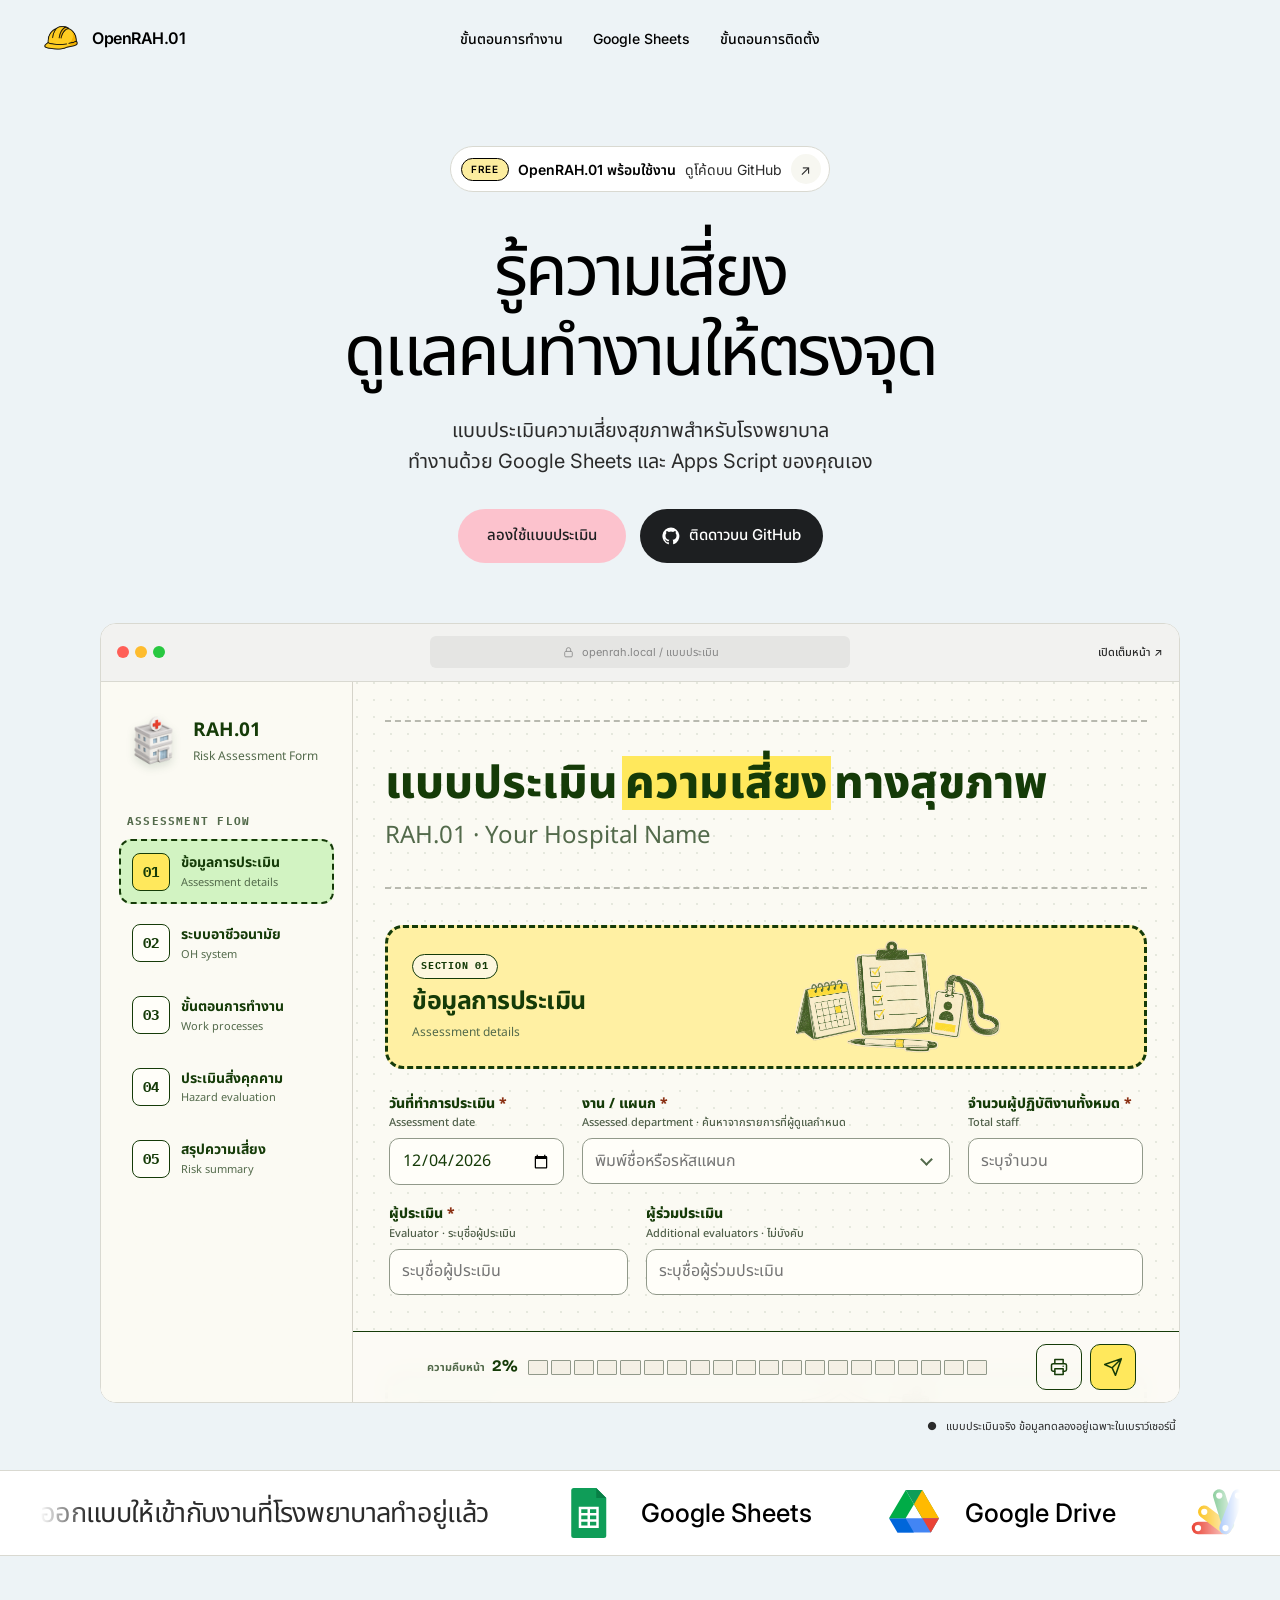
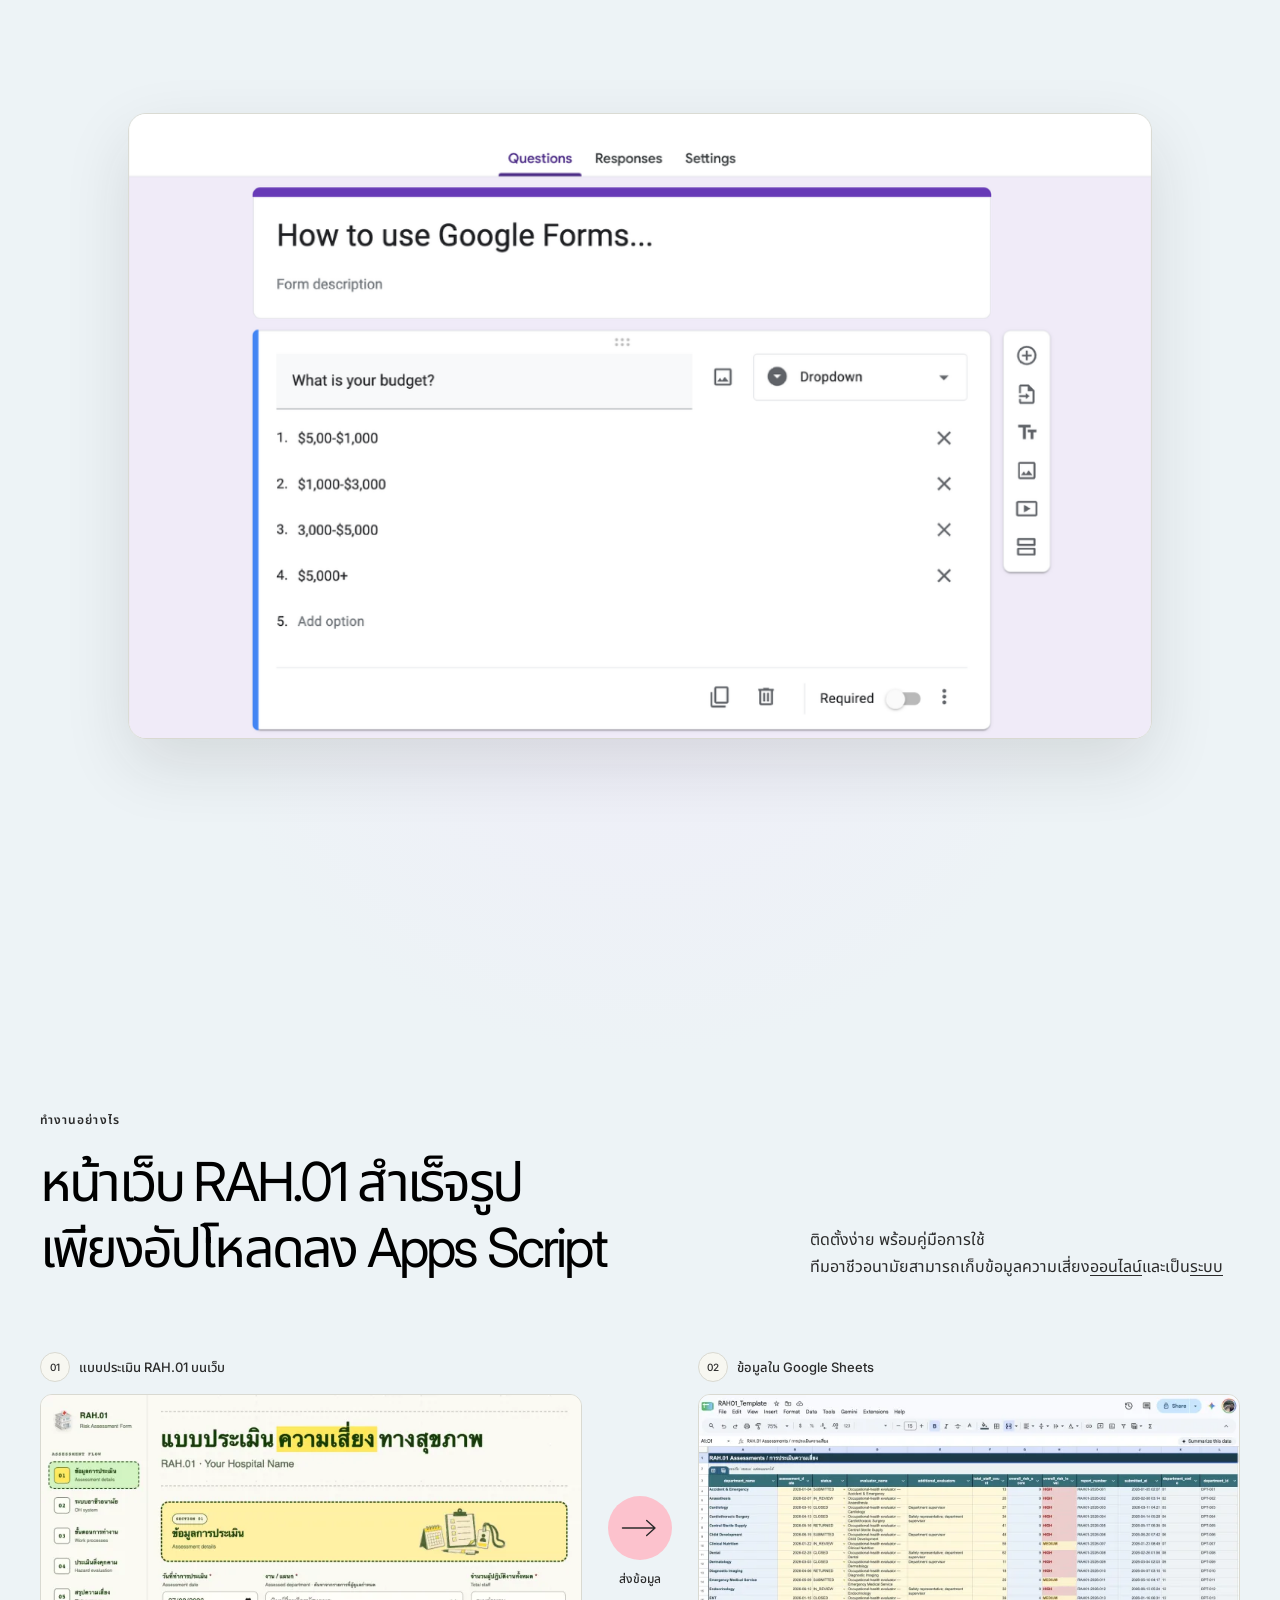
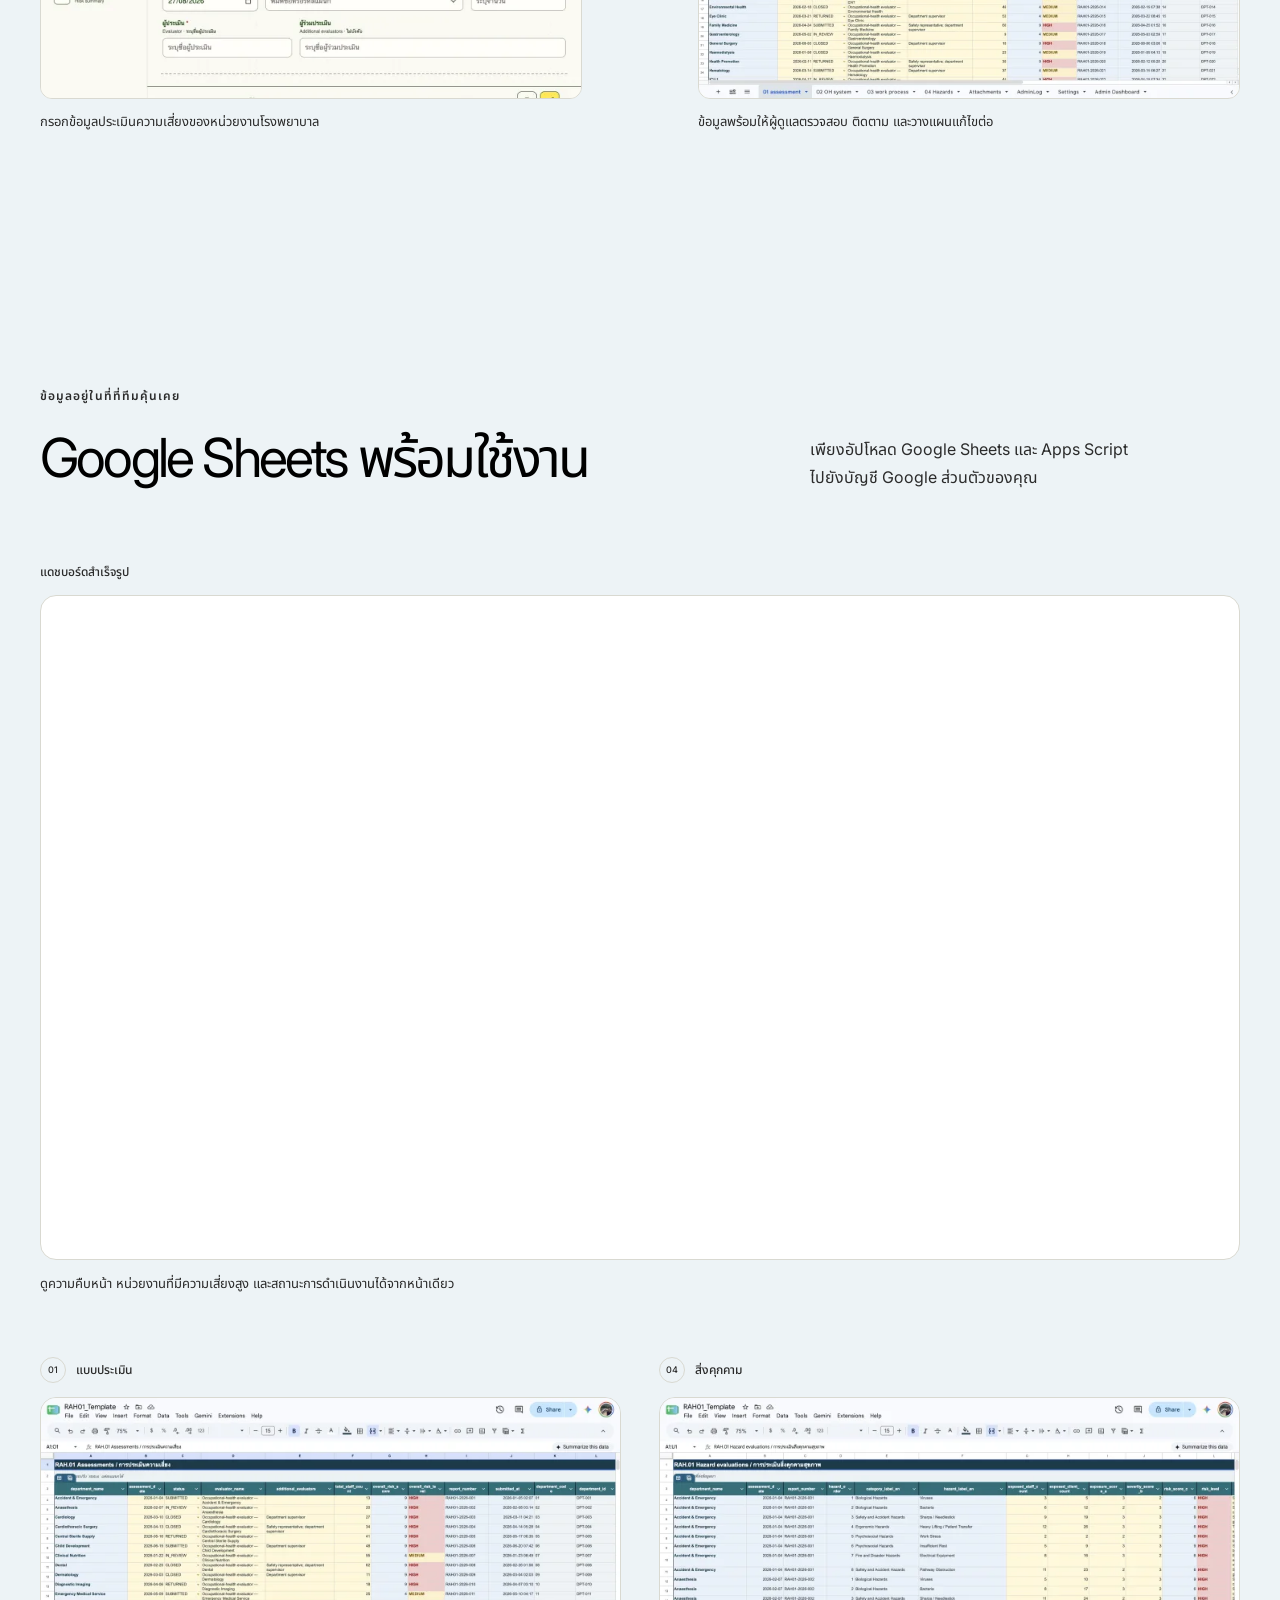
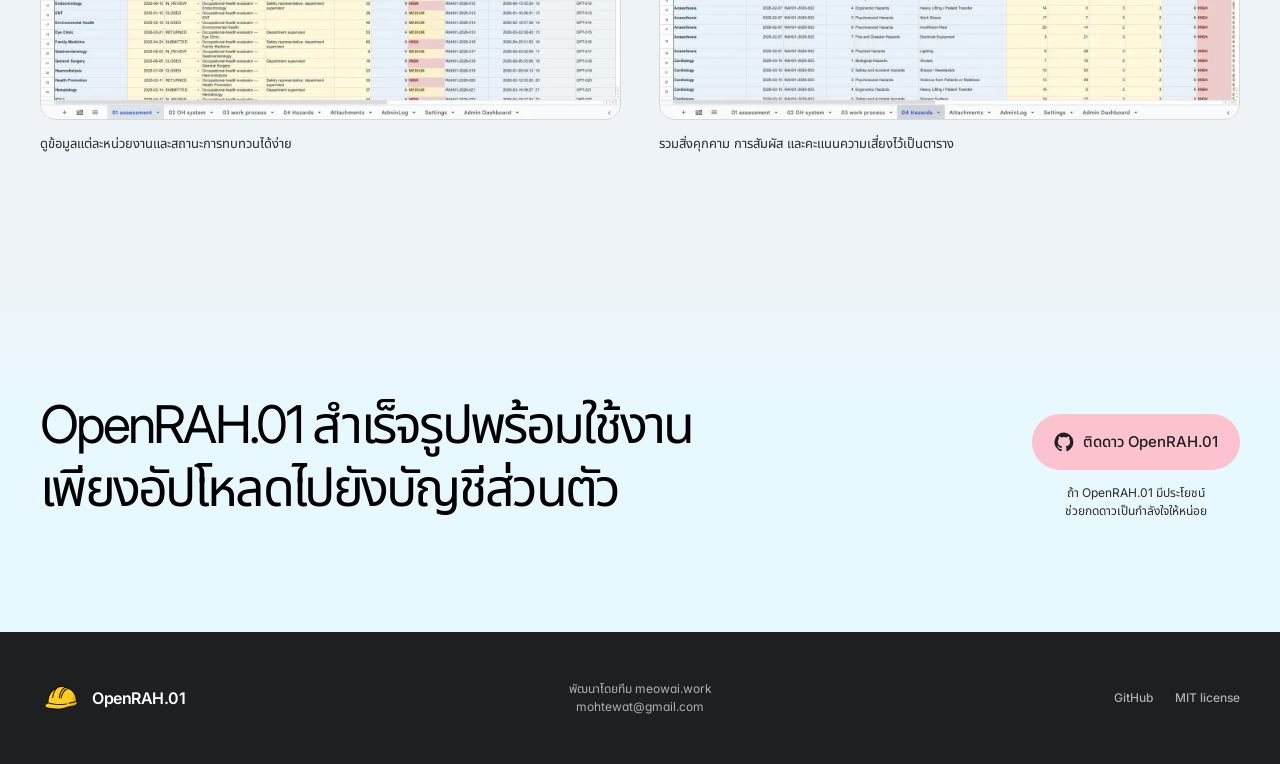
<file: index.html>
<!doctype html>
<html lang="th">
<head>
  <meta charset="utf-8">
  <meta name="viewport" content="width=device-width, initial-scale=1">
  <script>
    (function () {
      var navigationEntry = typeof performance.getEntriesByType === 'function'
        ? performance.getEntriesByType('navigation')[0]
        : null;
      var isReload = navigationEntry
        ? navigationEntry.type === 'reload'
        : performance.navigation && performance.navigation.type === 1;
      var shouldResetToTop = isReload || !location.hash || location.hash === '#demo';

      if ('scrollRestoration' in history) history.scrollRestoration = 'manual';
      if (!shouldResetToTop) return;

      if (location.hash) {
        history.replaceState(history.state, '', location.pathname + location.search);
      }

      var root = document.documentElement;
      var revealed = false;
      root.style.visibility = 'hidden';
      root.style.scrollBehavior = 'auto';

      function revealAtTop() {
        if (revealed) return;
        scrollTo(0, 0);
        requestAnimationFrame(function () {
          scrollTo(0, 0);
          root.style.removeProperty('visibility');
          root.style.removeProperty('scroll-behavior');
          revealed = true;
        });
      }

      document.addEventListener('DOMContentLoaded', function () {
        requestAnimationFrame(revealAtTop);
      }, { once: true });

      setTimeout(revealAtTop, 500);
    }());
  </script>
  <meta name="theme-color" content="#f7f7f1">
  <meta name="description" content="OpenRAH.01 แบบประเมินความเสี่ยงสุขภาพสำหรับโรงพยาบาล ทำงานด้วย Google Sheets และ Apps Script ของคุณเอง">
  <meta name="author" content="ทีม meowai.work">
  <meta name="robots" content="index, follow">
  <meta property="og:type" content="website">
  <meta property="og:site_name" content="OpenRAH.01">
  <meta property="og:locale" content="th_TH">
  <meta property="og:title" content="OpenRAH.01 — รู้ความเสี่ยง ดูแลคนทำงานให้ตรงจุด">
  <meta property="og:description" content="แบบประเมินความเสี่ยงสุขภาพสำหรับโรงพยาบาล ทำงานด้วย Google Sheets และ Apps Script ของคุณเอง">
  <meta property="og:url" content="https://taewat07.github.io/OpenRAH.01/">
  <meta property="og:image" content="https://taewat07.github.io/OpenRAH.01/assets/site/dashboard-1600.webp">
  <meta name="twitter:card" content="summary_large_image">
  <meta name="twitter:title" content="OpenRAH.01 — แบบประเมินความเสี่ยงสุขภาพสำหรับโรงพยาบาล">
  <meta name="twitter:description" content="ประเมินความเสี่ยง คำนวณระดับอัตโนมัติ และทบทวนผลใน Google Sheets">
  <meta name="twitter:image" content="https://taewat07.github.io/OpenRAH.01/assets/site/dashboard-1600.webp">
  <link rel="canonical" href="https://taewat07.github.io/OpenRAH.01/">
  <link rel="icon" href="assets/brand/yellow-hat.png" type="image/png">
  <link rel="apple-touch-icon" href="assets/brand/yellow-hat.png">
  <link rel="preconnect" href="https://fonts.googleapis.com">
  <link rel="preconnect" href="https://fonts.gstatic.com" crossorigin>
  <link href="https://fonts.googleapis.com/css2?family=Inter:wght@400;500;600&family=Noto+Sans+Thai:wght@400;500;600&display=swap" rel="stylesheet">
  <script>document.documentElement.classList.add('js');</script>
  <link rel="stylesheet" href="styles/site.css?v=20260829-3">
  <title>OpenRAH.01 — แบบประเมินความเสี่ยงสุขภาพสำหรับโรงพยาบาล</title>
</head>
<body>
  <a class="skip-link" href="#main-content">ข้ามไปยังเนื้อหา</a>

  <header class="site-header" aria-label="เมนูหลัก">
    <div class="header-inner">
      <a class="brand" href="#top" aria-label="กลับไปด้านบนหน้า OpenRAH.01">
        <img class="brand-mark" src="assets/brand/yellow-hat.png" alt="">
        <span>OpenRAH.01</span>
      </a>

      <nav class="nav-links" aria-label="ส่วนต่าง ๆ ของหน้า">
        <a href="#how-it-works">ขั้นตอนการทำงาน</a>
        <a href="#sheets">Google Sheets</a>
        <a href="setup.html">ขั้นตอนการติดตั้ง</a>
      </nav>

    </div>
  </header>

  <main id="main-content">
    <section class="hero" id="top" aria-labelledby="hero-title">
      <div class="page-shell hero-stage">
        <a class="hero-announcement hero-reveal" href="https://github.com/taewat07/OpenRAH.01" target="_blank" rel="noreferrer">
          <span class="announcement-tag">Free</span>
          <strong>OpenRAH.01 พร้อมใช้งาน</strong>
          <span class="announcement-detail">ดูโค้ดบน GitHub</span>
          <span class="announcement-arrow" aria-hidden="true">↗</span>
        </a>
        <h1 class="hero-reveal" id="hero-title">รู้ความเสี่ยง<br>ดูแลคนทำงานให้ตรงจุด</h1>
        <p class="hero-intro hero-reveal">แบบประเมินความเสี่ยงสุขภาพสำหรับโรงพยาบาล<br>ทำงานด้วย Google Sheets และ Apps Script ของคุณเอง</p>
        <div class="hero-actions hero-reveal">
          <a class="button button--primary" href="#demo">ลองใช้แบบประเมิน</a>
          <a class="github-button github-button--hero" href="https://github.com/taewat07/OpenRAH.01" target="_blank" rel="noreferrer" aria-label="ติดดาว OpenRAH.01 บน GitHub" data-github-link>
            <svg aria-hidden="true" viewBox="0 0 24 24"><path d="M12 .7A11.5 11.5 0 0 0 8.36 23.1c.58.1.79-.25.79-.56v-2.23c-3.22.7-3.9-1.37-3.9-1.37-.52-1.34-1.28-1.7-1.28-1.7-1.05-.72.08-.7.08-.7 1.16.08 1.77 1.19 1.77 1.19 1.03 1.77 2.7 1.26 3.36.96.1-.75.4-1.26.73-1.55-2.57-.3-5.27-1.28-5.27-5.68 0-1.26.45-2.28 1.19-3.09-.12-.29-.52-1.46.11-3.05 0 0 .97-.31 3.16 1.18a10.9 10.9 0 0 1 5.76 0c2.2-1.49 3.16-1.18 3.16-1.18.63 1.59.23 2.76.11 3.05.74.81 1.19 1.83 1.19 3.09 0 4.41-2.71 5.38-5.29 5.67.42.36.79 1.06.79 2.14v3.17c0 .31.21.67.8.56A11.5 11.5 0 0 0 12 .7Z"/></svg>
            <span>ติดดาวบน GitHub</span>
            <span class="star-count" data-star-count aria-live="polite" hidden></span>
          </a>
        </div>
      </div>

      <div class="page-shell page-shell--demo">
        <div class="demo-shell hero-reveal" id="demo" aria-label="แบบประเมิน OpenRAH.01 สำหรับทดลองใช้งาน">
          <div class="demo-shell__bar">
            <div class="window-dots" aria-hidden="true"><span></span><span></span><span></span></div>
            <div class="address-bar">
              <svg aria-hidden="true" viewBox="0 0 24 24"><rect x="5" y="10" width="14" height="10" rx="2"/><path d="M8 10V7a4 4 0 0 1 8 0v3"/></svg>
              <span>openrah.local / แบบประเมิน</span>
            </div>
            <a class="open-demo" href="rah01-form.html" target="_blank" rel="noreferrer">เปิดเต็มหน้า <span aria-hidden="true">↗</span></a>
          </div>
          <iframe class="demo-frame" src="rah01-form.html" title="ทดลองใช้แบบประเมินความเสี่ยงสุขภาพ OpenRAH.01" loading="eager"></iframe>
        </div>
        <p class="demo-note hero-reveal"><span aria-hidden="true">●</span> แบบประเมินจริง ข้อมูลทดลองอยู่เฉพาะในเบราว์เซอร์นี้</p>
      </div>
    </section>

    <section class="principle-strip" aria-label="เทคโนโลยีที่ใช้ในโครงการ">
      <div class="page-shell principle-strip__inner">
        <div class="principle-marquee">
          <div class="principle-track">
            <div class="principle-group" role="list">
              <p class="principle-intro">ออกแบบให้เข้ากับงานที่โรงพยาบาลทำอยู่แล้ว</p>
              <div class="principle-product" role="listitem"><img src="assets/product-icons/google-sheets.svg" alt="" width="32" height="32"><span>Google Sheets</span></div>
              <div class="principle-product" role="listitem"><img src="assets/product-icons/google-drive.svg" alt="" width="32" height="32"><span>Google Drive</span></div>
              <div class="principle-product" role="listitem"><img src="assets/product-icons/apps-script.svg" alt="" width="32" height="32"><span>Apps Script</span></div>
            </div>
            <div class="principle-group" aria-hidden="true">
              <p class="principle-intro">ออกแบบให้เข้ากับงานที่โรงพยาบาลทำอยู่แล้ว</p>
              <div class="principle-product"><img src="assets/product-icons/google-sheets.svg" alt="" width="32" height="32"><span>Google Sheets</span></div>
              <div class="principle-product"><img src="assets/product-icons/google-drive.svg" alt="" width="32" height="32"><span>Google Drive</span></div>
              <div class="principle-product"><img src="assets/product-icons/apps-script.svg" alt="" width="32" height="32"><span>Apps Script</span></div>
            </div>
          </div>
        </div>
      </div>
    </section>

    <section class="tear-story" id="how-it-works" aria-labelledby="tear-story-title" data-tear-story>
      <div class="tear-story__stage">
        <div class="tear-story__paper" data-tear-paper>
          <div class="tear-story__base">
            <img src="assets/site/google-forms-before.png" width="1400" height="856" alt="หน้าสร้างแบบสอบถามใน Google Forms">
          </div>

          <div class="tear-story__piece tear-story__piece--left" aria-hidden="true">
            <img src="assets/site/google-forms-before.png" width="1400" height="856" alt="">
          </div>
          <div class="tear-story__piece tear-story__piece--right" aria-hidden="true">
            <img src="assets/site/google-forms-before.png" width="1400" height="856" alt="">
          </div>

        </div>

        <div class="tear-story__message">
          <p class="tear-story__eyebrow">ถึงเวลาเปลี่ยนวิธีทำงาน</p>
          <h2 id="tear-story-title">
            <span>บอกลา Google Form</span>
            <span>สร้างแบบสอบถามไม่ถูกใจ</span>
          </h2>
        </div>
      </div>
    </section>

    <section class="section section--how" aria-labelledby="how-title">
      <div class="page-shell">
        <div class="section-heading reveal">
          <div>
            <p class="eyebrow">ทำงานอย่างไร</p>
            <h2 id="how-title">หน้าเว็บ RAH.01 สำเร็จรูป<br>เพียงอัปโหลดลง Apps Script</h2>
          </div>
          <p>ติดตั้งง่าย พร้อมคู่มือการใช้<br>ทีมอาชีวอนามัยสามารถเก็บข้อมูลความเสี่ยง<span class="copy-underline">ออนไลน์</span>และเป็น<span class="copy-underline">ระบบ</span></p>
        </div>

        <div class="data-flow">
          <figure class="flow-card reveal">
            <div class="flow-card__label"><span>01</span> แบบประเมิน RAH.01 บนเว็บ</div>
            <picture>
              <source type="image/webp" srcset="assets/site/form-preview-720.webp 720w, assets/site/form-preview-1280.webp 1280w" sizes="(max-width: 760px) calc(100vw - 76px), 520px">
              <img src="assets/site/form-preview-1280.webp" width="1280" height="760" loading="lazy" decoding="async" alt="หน้าแบบประเมินความเสี่ยงสุขภาพ OpenRAH.01 สำหรับกรอกข้อมูลหน่วยงาน">
            </picture>
            <figcaption>กรอกข้อมูลประเมินความเสี่ยงของหน่วยงานโรงพยาบาล</figcaption>
          </figure>

          <div class="flow-arrow reveal" aria-label="ส่งข้อมูลเข้าสู่ Google Sheets">
            <div class="flow-arrow__mark" aria-hidden="true">
              <svg viewBox="0 0 48 24"><path d="M3 12h39M32 3l10 9-10 9"/></svg>
            </div>
            <span>ส่งข้อมูล</span>
          </div>

          <figure class="flow-card reveal">
            <div class="flow-card__label"><span>02</span> ข้อมูลใน Google Sheets</div>
            <picture>
              <source type="image/webp" srcset="assets/site/assessments-720.webp 720w, assets/site/assessments-1200.webp 1200w" sizes="(max-width: 760px) calc(100vw - 76px), 520px">
              <img src="assets/site/assessments-1200.webp" width="1200" height="664" loading="lazy" decoding="async" alt="ข้อมูลแบบประเมิน OpenRAH.01 ที่จัดเก็บใน Google Sheets">
            </picture>
            <figcaption>ข้อมูลพร้อมให้ผู้ดูแลตรวจสอบ ติดตาม และวางแผนแก้ไขต่อ</figcaption>
          </figure>
        </div>
      </div>
    </section>

    <section class="section section--sheets" id="sheets" aria-labelledby="sheets-title">
      <div class="page-shell">
        <div class="section-heading reveal">
          <div>
            <p class="eyebrow">ข้อมูลอยู่ในที่ที่ทีมคุ้นเคย</p>
            <h2 id="sheets-title">Google Sheets พร้อมใช้งาน</h2>
          </div>
          <p>เพียงอัปโหลด Google Sheets และ Apps Script<br>ไปยังบัญชี Google ส่วนตัวของคุณ</p>
        </div>

        <figure class="sheet-feature reveal">
          <div class="sheet-feature__label">แดชบอร์ดสำเร็จรูป</div>
          <picture>
            <source type="image/webp" srcset="assets/site/dashboard-960.webp 960w, assets/site/dashboard-1600.webp 1600w" sizes="(max-width: 1240px) calc(100vw - 40px), 1200px">
            <img src="assets/site/dashboard-1600.webp" width="1600" height="885" loading="lazy" decoding="async" alt="แดชบอร์ดผู้ดูแล OpenRAH.01 แสดงจำนวนแบบประเมิน กราฟความเสี่ยง และสถานะของแต่ละหน่วยงาน">
          </picture>
          <figcaption>ดูความคืบหน้า หน่วยงานที่มีความเสี่ยงสูง และสถานะการดำเนินงานได้จากหน้าเดียว</figcaption>
        </figure>

        <div class="sheet-grid">
          <figure class="sheet-card reveal">
            <div class="sheet-feature__label"><span>01</span> แบบประเมิน</div>
            <picture>
              <source type="image/webp" srcset="assets/site/assessments-720.webp 720w, assets/site/assessments-1200.webp 1200w" sizes="(max-width: 760px) calc(100vw - 40px), 580px">
              <img src="assets/site/assessments-1200.webp" width="1200" height="664" loading="lazy" decoding="async" alt="ข้อมูลแบบประเมินใน Google Sheets ของ OpenRAH.01 แยกตามหน่วยงานและสถานะการทบทวน">
            </picture>
            <figcaption>ดูข้อมูลแต่ละหน่วยงานและสถานะการทบทวนได้ง่าย</figcaption>
          </figure>

          <figure class="sheet-card reveal">
            <div class="sheet-feature__label"><span>04</span> สิ่งคุกคาม</div>
            <picture>
              <source type="image/webp" srcset="assets/site/hazards-720.webp 720w, assets/site/hazards-1200.webp 1200w" sizes="(max-width: 760px) calc(100vw - 40px), 580px">
              <img src="assets/site/hazards-1200.webp" width="1200" height="664" loading="lazy" decoding="async" alt="ตารางประเมินสิ่งคุกคามใน OpenRAH.01 แสดงหมวด การสัมผัส คะแนน และระดับความเสี่ยง">
            </picture>
            <figcaption>รวมสิ่งคุกคาม การสัมผัส และคะแนนความเสี่ยงไว้เป็นตาราง</figcaption>
          </figure>
        </div>
      </div>
    </section>

    <section class="final-cta" aria-labelledby="cta-title">
      <div class="page-shell final-cta__inner reveal">
        <div class="final-cta__copy">
          <h2 id="cta-title"><span>OpenRAH.01 สำเร็จรูปพร้อมใช้งาน</span><span>เพียงอัปโหลดไปยังบัญชีส่วนตัว</span></h2>
        </div>
        <div class="final-cta__action">
          <a class="github-button github-button--large" href="https://github.com/taewat07/OpenRAH.01" target="_blank" rel="noreferrer" data-github-link>
            <svg aria-hidden="true" viewBox="0 0 24 24"><path d="M12 .7A11.5 11.5 0 0 0 8.36 23.1c.58.1.79-.25.79-.56v-2.23c-3.22.7-3.9-1.37-3.9-1.37-.52-1.34-1.28-1.7-1.28-1.7-1.05-.72.08-.7.08-.7 1.16.08 1.77 1.19 1.77 1.19 1.03 1.77 2.7 1.26 3.36.96.1-.75.4-1.26.73-1.55-2.57-.3-5.27-1.28-5.27-5.68 0-1.26.45-2.28 1.19-3.09-.12-.29-.52-1.46.11-3.05 0 0 .97-.31 3.16 1.18a10.9 10.9 0 0 1 5.76 0c2.2-1.49 3.16-1.18 3.16-1.18.63 1.59.23 2.76.11 3.05.74.81 1.19 1.83 1.19 3.09 0 4.41-2.71 5.38-5.29 5.67.42.36.79 1.06.79 2.14v3.17c0 .31.21.67.8.56A11.5 11.5 0 0 0 12 .7Z"/></svg>
            <span>ติดดาว OpenRAH.01</span>
            <span class="star-count" data-star-count aria-live="polite" hidden></span>
          </a>
          <p>ถ้า OpenRAH.01 มีประโยชน์<br>ช่วยกดดาวเป็นกำลังใจให้หน่อย</p>
        </div>
      </div>
    </section>
  </main>

  <footer class="site-footer">
    <div class="page-shell site-footer__inner">
      <div class="brand brand--footer"><img class="brand-mark" src="assets/brand/yellow-hat.png" alt=""><span>OpenRAH.01</span></div>
      <p>พัฒนาโดยทีม <a class="footer-contact" href="https://meowai.work" target="_blank" rel="noreferrer">meowai.work</a><br><a class="footer-contact" href="mailto:mohtewat@gmail.com">mohtewat@gmail.com</a></p>
      <div class="footer-links">
        <a href="https://github.com/taewat07/OpenRAH.01" target="_blank" rel="noreferrer">GitHub</a>
        <a href="https://github.com/taewat07/OpenRAH.01/blob/main/LICENSE" target="_blank" rel="noreferrer">MIT license</a>
      </div>
    </div>
  </footer>

  <script src="scripts/site.js?v=20260828-15" defer></script>
</body>
</html>
</file>
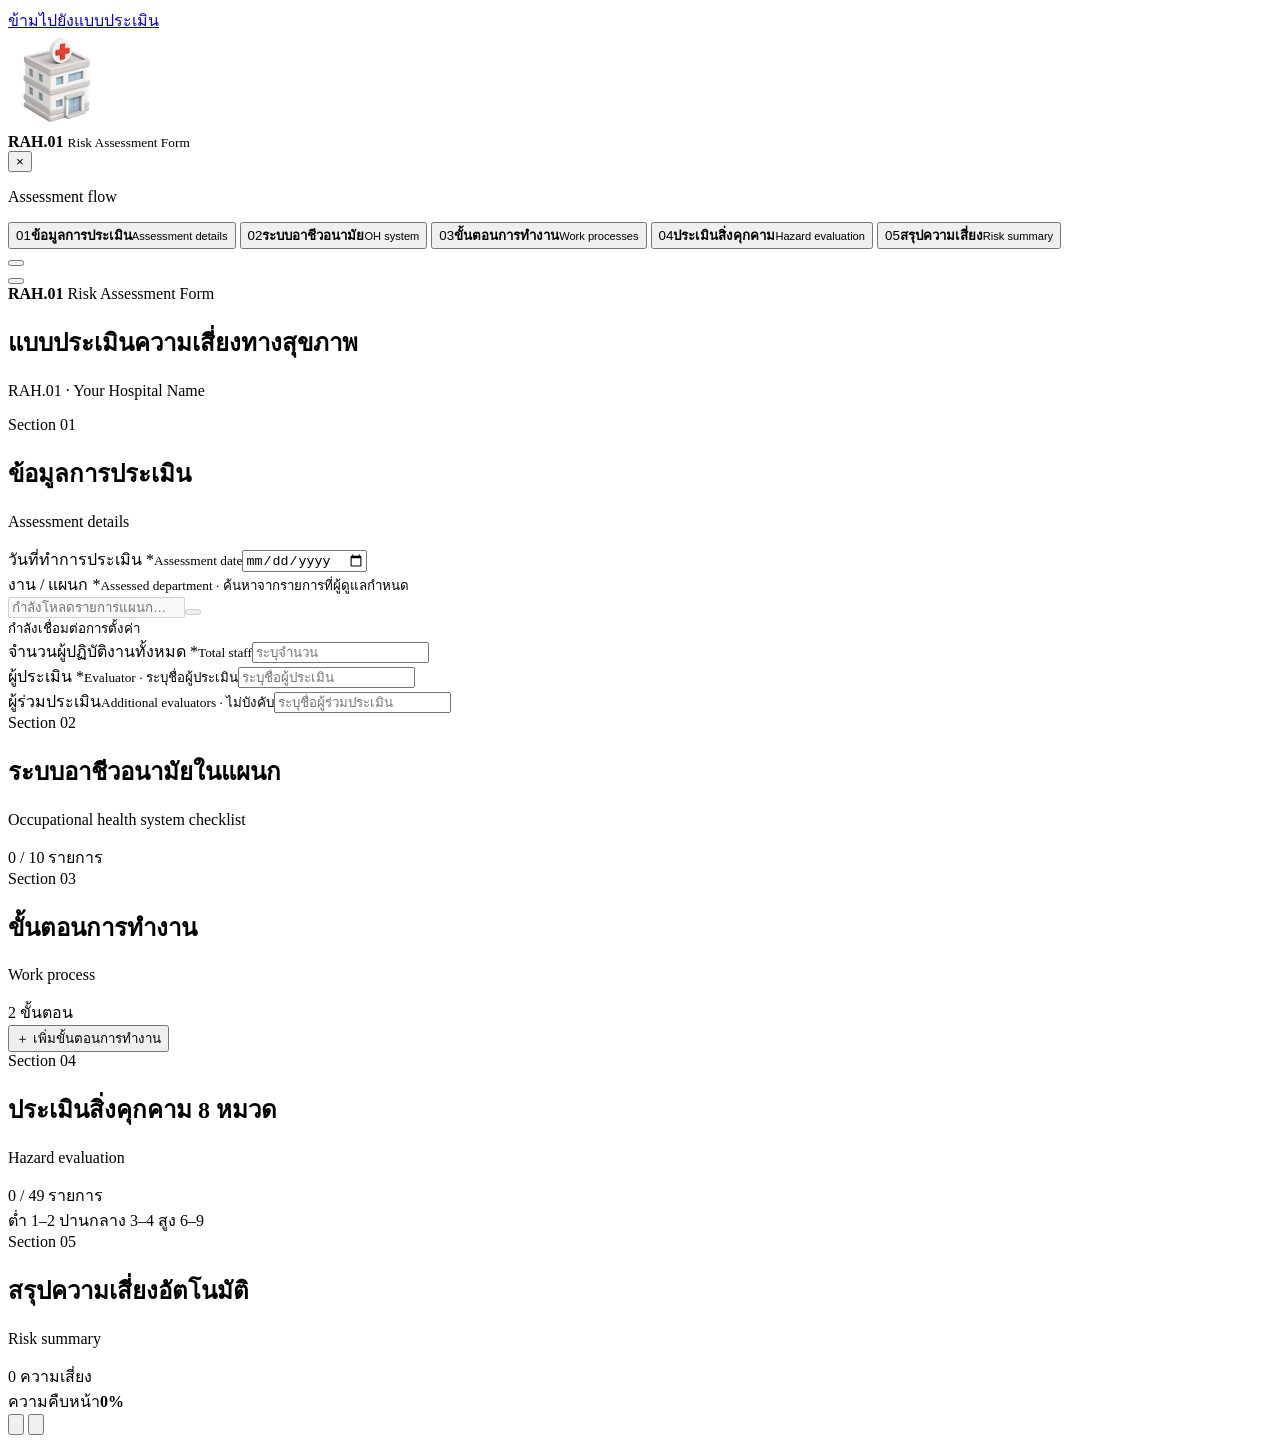
<file: AppsScript/Index.html>
<!doctype html>
<html lang="th">
<head>
  <meta charset="utf-8">
  <meta name="viewport" content="width=device-width, initial-scale=1">
  <link rel="icon" href="data:,">
  <link rel="preconnect" href="https://fonts.googleapis.com">
  <link rel="preconnect" href="https://fonts.gstatic.com" crossorigin>
  <link href="https://fonts.googleapis.com/css2?family=Bricolage+Grotesque:opsz,wdth,wght@10..48,75..100,700;800&family=IBM+Plex+Mono:wght@600;700&family=Noto+Sans+Thai:wght@400;500;600;700;800&display=swap" rel="stylesheet">
  <title>RAH.01 — แบบประเมินความเสี่ยงทางสุขภาพ</title>
  <?!= include('Styles'); ?>
</head>
<body>
  <a class="skip-link" href="#rahForm">ข้ามไปยังแบบประเมิน</a>
  <div class="app-shell">
    <aside class="rail" id="mobileDrawer" aria-label="เมนูส่วนแบบประเมิน" aria-hidden="false">
      <div class="brand">
        <img class="brand-mark" src="[data-uri]" alt="">
        <div class="brand-copy">
          <strong>RAH.01</strong>
          <small>Risk Assessment Form</small>
        </div>
        <button class="drawer-close" id="drawerClose" type="button" aria-label="ปิดเมนู">×</button>
      </div>
      <p class="rail-label">Assessment flow</p>
      <nav class="section-nav">
        <button class="nav-item active" data-target="header-section"><span class="nav-index">01</span><span class="nav-copy"><strong>ข้อมูลการประเมิน</strong><small>Assessment details</small></span></button>
        <button class="nav-item" data-target="checklist-section"><span class="nav-index">02</span><span class="nav-copy"><strong>ระบบอาชีวอนามัย</strong><small>OH system</small></span></button>
        <button class="nav-item" data-target="steps-section"><span class="nav-index">03</span><span class="nav-copy"><strong>ขั้นตอนการทำงาน</strong><small>Work processes</small></span></button>
        <button class="nav-item" data-target="hazards-section"><span class="nav-index">04</span><span class="nav-copy"><strong>ประเมินสิ่งคุกคาม</strong><small>Hazard evaluation</small></span></button>
        <button class="nav-item" data-target="summary-section"><span class="nav-index">05</span><span class="nav-copy"><strong>สรุปความเสี่ยง</strong><small>Risk summary</small></span></button>
      </nav>
    </aside>

    <button class="drawer-backdrop" id="drawerBackdrop" type="button" aria-label="ปิดเมนู" tabindex="-1"></button>

    <header class="mobile-topbar" aria-label="แถบหัวเรื่องแบบประเมิน">
      <button class="menu-toggle mobile-menu-fab" id="menuToggle" type="button" aria-label="เปิดเมนู" aria-controls="mobileDrawer" aria-expanded="false"><span class="menu-icon" aria-hidden="true"></span></button>
      <div class="mobile-topbar-title">
        <strong>RAH.01</strong>
        <span>Risk Assessment Form</span>
      </div>
    </header>

    <main>
      <div class="content">
        <section class="hero" id="overview">
          <div>
            <h1>แบบประเมิน<span>ความเสี่ยง</span>ทางสุขภาพ</h1>
            <p id="hospitalTitle">RAH.01 · Your Hospital Name</p>
          </div>
        </section>

        <form id="rahForm" novalidate>
          <section class="form-section" id="header-section">
            <div class="section-heading">
              <div><div class="section-kicker">Section 01</div><h2>ข้อมูลการประเมิน</h2><p>Assessment details</p></div>
            </div>
            <div class="section-body">
              <div class="field-grid">
                <div class="field span-3"><label for="assessmentDate">วันที่ทำการประเมิน <span class="required">*</span><small>Assessment date</small></label><input id="assessmentDate" type="date" required></div>
                <div class="field"><label for="departmentSearch">งาน / แผนก <span class="required">*</span><small>Assessed department · ค้นหาจากรายการที่ผู้ดูแลกำหนด</small></label><div class="department-combobox" id="departmentCombobox"><input id="departmentSearch" type="search" role="combobox" autocomplete="off" spellcheck="false" placeholder="กำลังโหลดรายการแผนก…" aria-autocomplete="list" aria-haspopup="listbox" aria-controls="departmentOptions" aria-expanded="false" aria-describedby="departmentStatus" aria-required="true" disabled><input id="department" name="departmentId" type="hidden"><button class="department-toggle" id="departmentToggle" type="button" aria-label="เปิดรายการแผนก" aria-controls="departmentOptions" aria-expanded="false" disabled><span aria-hidden="true"></span></button><div class="department-options" id="departmentOptions" role="listbox" aria-label="รายการแผนก" hidden></div></div><small class="field-status" id="departmentStatus" aria-live="polite">กำลังเชื่อมต่อการตั้งค่า</small></div>
                <div class="field span-3"><label for="staffTotal">จำนวนผู้ปฏิบัติงานทั้งหมด <span class="required">*</span><small>Total staff</small></label><input id="staffTotal" type="number" min="1" placeholder="ระบุจำนวน" required></div>
                <div class="field span-4"><label for="evaluator">ผู้ประเมิน <span class="required">*</span><small>Evaluator · ระบุชื่อผู้ประเมิน</small></label><input id="evaluator" placeholder="ระบุชื่อผู้ประเมิน" required></div>
                <div class="field span-8"><label for="additionalEvaluators">ผู้ร่วมประเมิน<small>Additional evaluators · ไม่บังคับ</small></label><input id="additionalEvaluators" placeholder="ระบุชื่อผู้ร่วมประเมิน"></div>
              </div>
            </div>
          </section>

          <section class="form-section" id="checklist-section">
            <div class="section-heading">
              <div><div class="section-kicker">Section 02</div><h2>ระบบอาชีวอนามัยในแผนก</h2><p>Occupational health system checklist</p></div>
              <span class="section-tag" id="checklistCount">0 / 10 รายการ</span>
            </div>
            <div class="section-body"><div class="checklist" id="checklist"></div></div>
          </section>

          <section class="form-section" id="steps-section">
            <div class="section-heading">
              <div><div class="section-kicker">Section 03</div><h2>ขั้นตอนการทำงาน</h2><p>Work process</p></div>
              <span class="section-tag" id="stepCount">2 ขั้นตอน</span>
            </div>
            <div class="section-body">
              <div class="step-list" id="stepList"></div>
              <button class="button add-row" id="addStepButton" type="button">＋ เพิ่มขั้นตอนการทำงาน</button>
            </div>
          </section>

          <section class="form-section" id="hazards-section">
            <div class="section-heading">
              <div><div class="section-kicker">Section 04</div><h2>ประเมินสิ่งคุกคาม 8 หมวด</h2><p>Hazard evaluation</p></div>
              <span class="section-tag" id="hazardCount">0 / 49 รายการ</span>
            </div>
            <div class="section-body">
              <div class="legend">
                <span class="legend-item"><span class="legend-dot low"></span>ต่ำ 1–2</span>
                <span class="legend-item"><span class="legend-dot medium"></span>ปานกลาง 3–4</span>
                <span class="legend-item"><span class="legend-dot high"></span>สูง 6–9</span>
              </div>
              <div class="category-list" id="categoryList"></div>
            </div>
          </section>

          <section class="form-section" id="summary-section">
            <div class="section-heading">
              <div><div class="section-kicker">Section 05</div><h2>สรุปความเสี่ยงอัตโนมัติ</h2><p>Risk summary</p></div>
              <span class="section-tag" id="summaryCount">0 ความเสี่ยง</span>
            </div>
            <div class="section-body" id="summaryBody"></div>
          </section>
        </form>
      </div>
    </main>
  </div>

  <footer class="sticky-submit">
    <div class="footer-progress" id="footerProgress" role="progressbar" aria-label="ความคืบหน้าการกรอกแบบประเมิน" aria-valuemin="0" aria-valuemax="100" aria-valuenow="0">
      <div class="footer-progress-meta"><span>ความคืบหน้า</span><strong id="progressValue">0%</strong></div>
      <div class="progress-segments" aria-hidden="true">
        <span class="progress-segment"></span><span class="progress-segment"></span><span class="progress-segment"></span><span class="progress-segment"></span><span class="progress-segment"></span>
        <span class="progress-segment"></span><span class="progress-segment"></span><span class="progress-segment"></span><span class="progress-segment"></span><span class="progress-segment"></span>
        <span class="progress-segment"></span><span class="progress-segment"></span><span class="progress-segment"></span><span class="progress-segment"></span><span class="progress-segment"></span>
        <span class="progress-segment"></span><span class="progress-segment"></span><span class="progress-segment"></span><span class="progress-segment"></span><span class="progress-segment"></span>
      </div>
    </div>
    <div class="submit-actions">
      <button class="button icon-action" id="printButton" type="button" aria-label="พิมพ์" data-tooltip="พิมพ์">
        <svg viewBox="0 0 24 24" aria-hidden="true"><path d="M7 8V3h10v5M7 17H5a2 2 0 0 1-2-2v-5a2 2 0 0 1 2-2h14a2 2 0 0 1 2 2v5a2 2 0 0 1-2 2h-2"/><path d="M7 14h10v7H7zM17 11h.01"/></svg>
      </button>
      <button class="button primary icon-action" id="reviewButton" type="button" aria-label="ส่ง" data-tooltip="ส่ง">
        <svg viewBox="0 0 24 24" aria-hidden="true"><path d="m22 2-7 20-4-9-9-4zM22 2 11 13"/></svg>
      </button>
    </div>
  </footer>

  <div class="toast" id="toast" role="status" aria-live="polite"></div>

  <?!= include('Scripts'); ?>
</body>
</html>
</file>
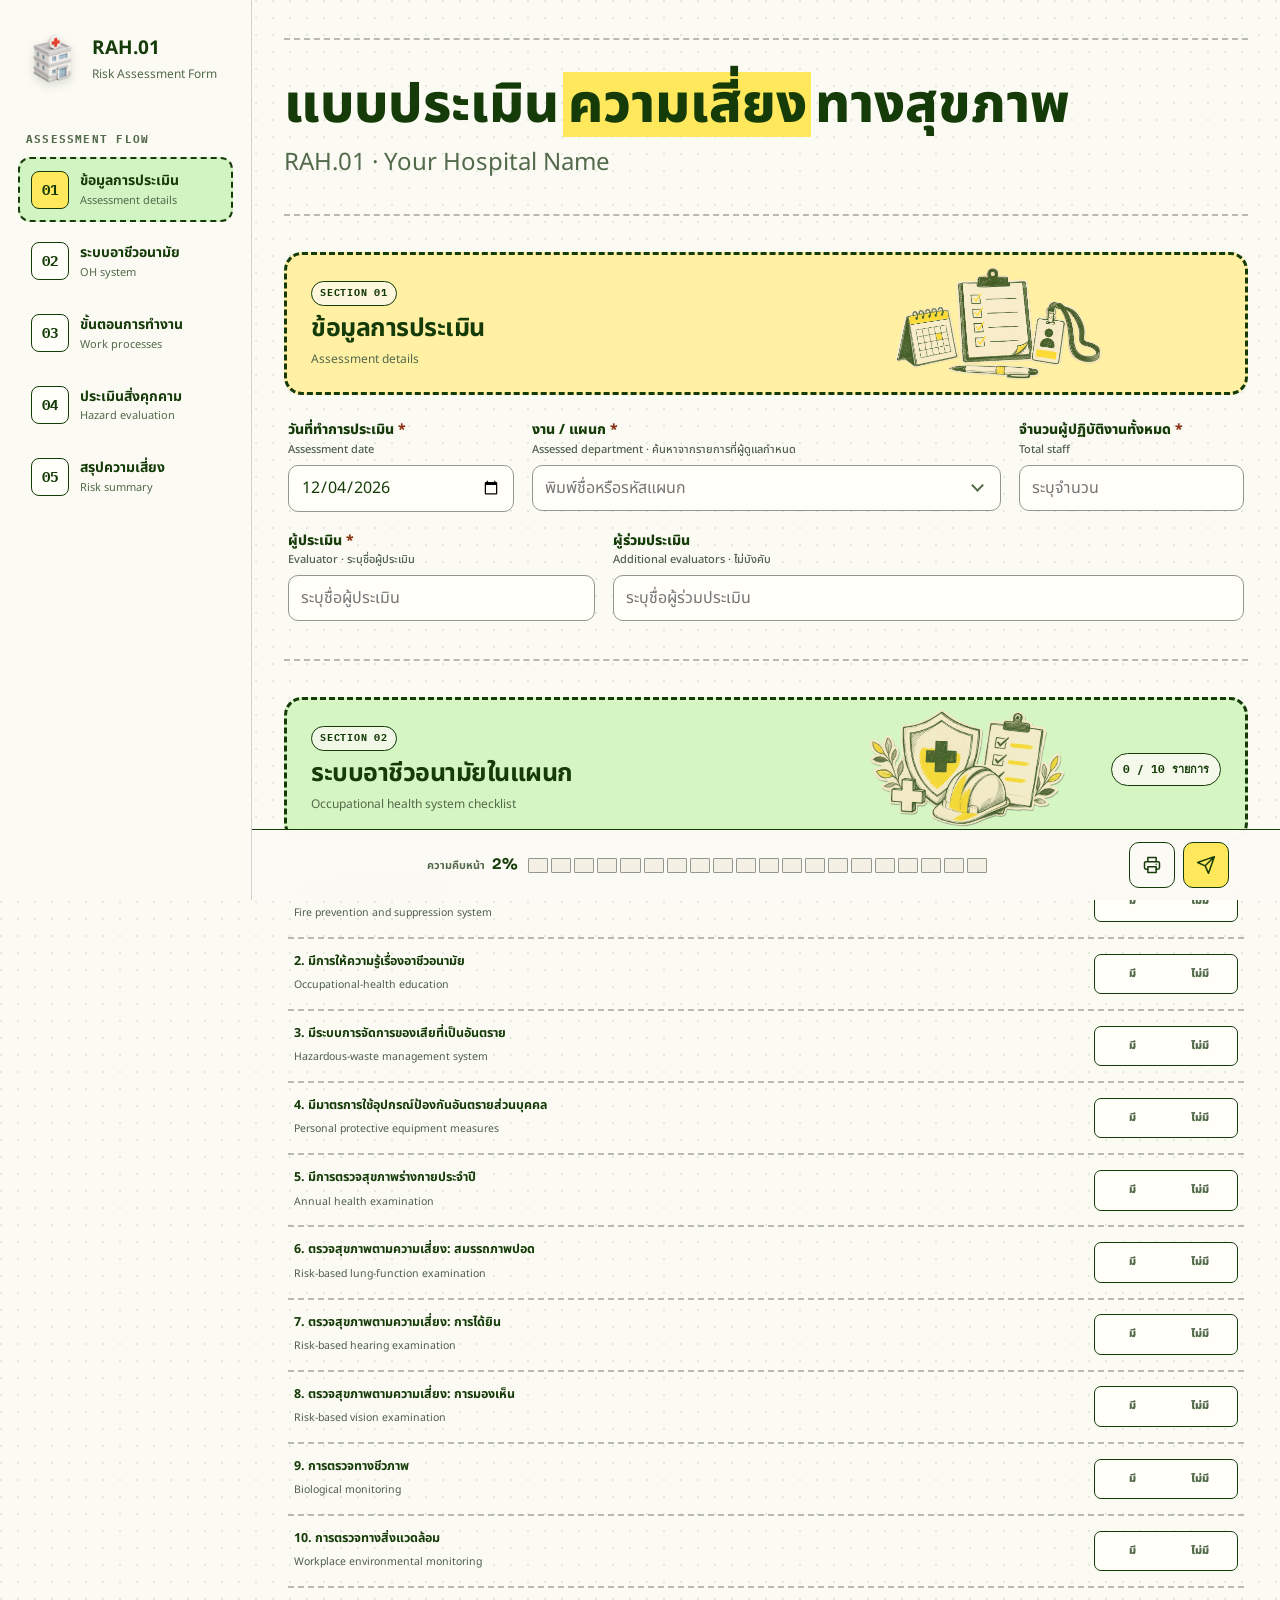
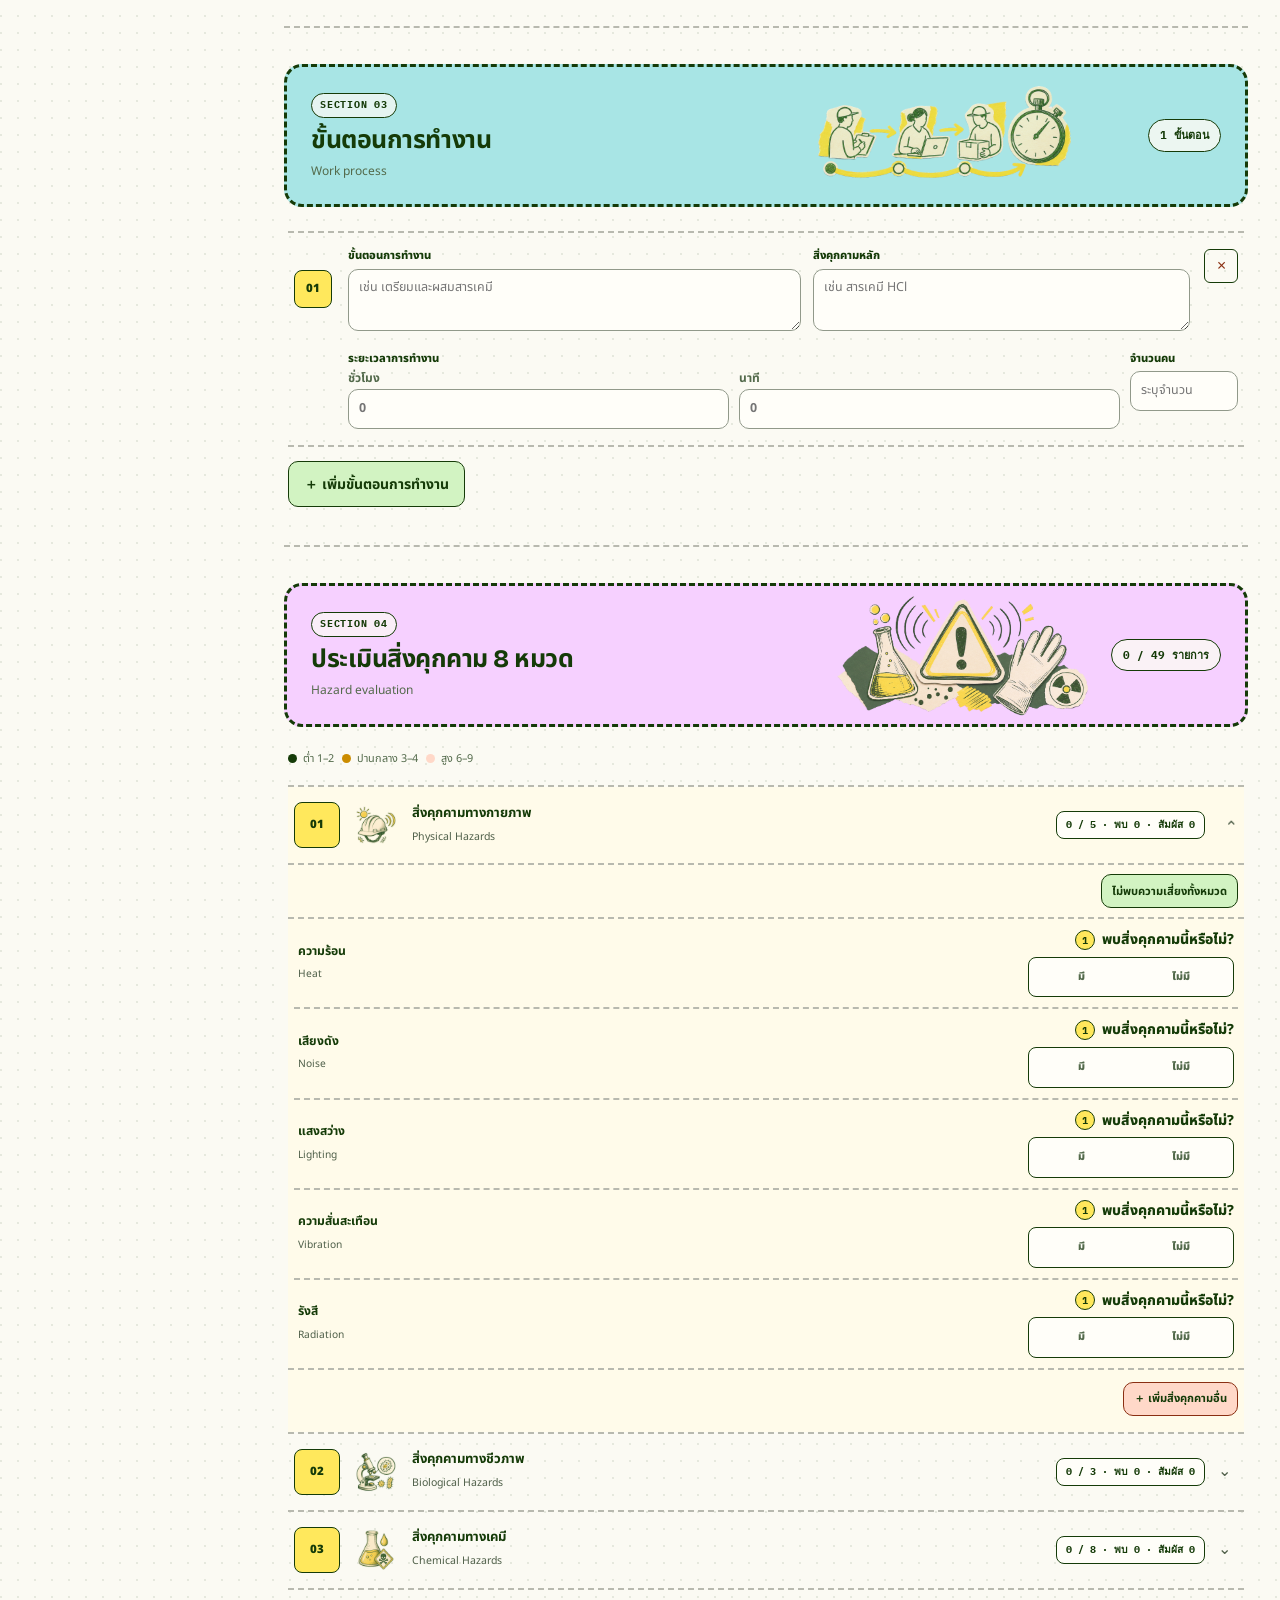
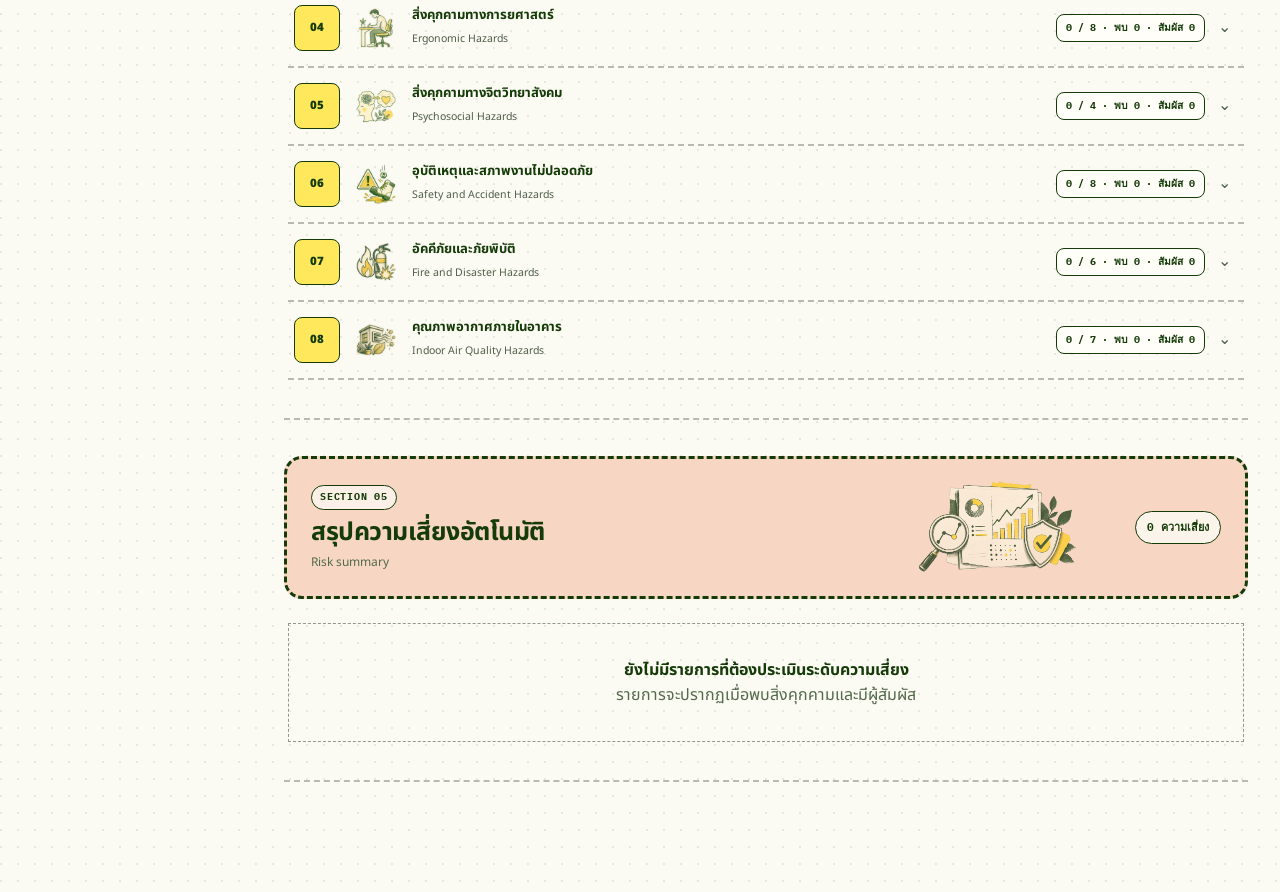
<file: rah01-form.html>
<!doctype html>
<html lang="th">
<head>
  <meta charset="utf-8">
  <meta name="viewport" content="width=device-width, initial-scale=1">
  <link rel="icon" href="data:,">
  <link rel="preconnect" href="https://fonts.googleapis.com">
  <link rel="preconnect" href="https://fonts.gstatic.com" crossorigin>
  <link href="https://fonts.googleapis.com/css2?family=Bricolage+Grotesque:opsz,wdth,wght@10..48,75..100,700;800&family=IBM+Plex+Mono:wght@600;700&family=Noto+Sans+Thai:wght@400;500;600;700;800&display=swap" rel="stylesheet">
  <title>RAH.01 — แบบประเมินความเสี่ยงทางสุขภาพ</title>
  <link rel="stylesheet" href="assets/css/rah-design-system.css?v=20260825-5">
  <link rel="stylesheet" href="assets/css/rah-assessment-editor.css?v=20260828-3">
</head>
<body>
  <a class="skip-link" href="#rahForm">ข้ามไปยังแบบประเมิน</a>
  <div class="app-shell">
    <aside class="rail" id="mobileDrawer" aria-label="เมนูส่วนแบบประเมิน" aria-hidden="false">
      <div class="brand">
        <img class="brand-mark" src="assets/brand/hospital-3d.png" alt="">
        <div class="brand-copy">
          <strong>RAH.01</strong>
          <small>Risk Assessment Form</small>
        </div>
        <button class="drawer-close" id="drawerClose" type="button" aria-label="ปิดเมนู">×</button>
      </div>
      <p class="rail-label">Assessment flow</p>
      <nav class="section-nav">
        <button class="nav-item active" data-target="header-section"><span class="nav-index">01</span><span class="nav-copy"><strong>ข้อมูลการประเมิน</strong><small>Assessment details</small></span></button>
        <button class="nav-item" data-target="checklist-section"><span class="nav-index">02</span><span class="nav-copy"><strong>ระบบอาชีวอนามัย</strong><small>OH system</small></span></button>
        <button class="nav-item" data-target="steps-section"><span class="nav-index">03</span><span class="nav-copy"><strong>ขั้นตอนการทำงาน</strong><small>Work processes</small></span></button>
        <button class="nav-item" data-target="hazards-section"><span class="nav-index">04</span><span class="nav-copy"><strong>ประเมินสิ่งคุกคาม</strong><small>Hazard evaluation</small></span></button>
        <button class="nav-item" data-target="summary-section"><span class="nav-index">05</span><span class="nav-copy"><strong>สรุปความเสี่ยง</strong><small>Risk summary</small></span></button>
      </nav>
    </aside>

    <button class="drawer-backdrop" id="drawerBackdrop" type="button" aria-label="ปิดเมนู" tabindex="-1"></button>

    <header class="mobile-topbar" aria-label="แถบหัวเรื่องแบบประเมิน">
      <button class="menu-toggle mobile-menu-fab" id="menuToggle" type="button" aria-label="เปิดเมนู" aria-controls="mobileDrawer" aria-expanded="false"><span class="menu-icon" aria-hidden="true"></span></button>
      <div class="mobile-topbar-title">
        <strong>RAH.01</strong>
        <span>Risk Assessment Form</span>
      </div>
    </header>

    <main>
      <div class="content">
        <section class="hero" id="overview">
          <div>
            <h1>แบบประเมิน<span>ความเสี่ยง</span>ทางสุขภาพ</h1>
            <p id="hospitalTitle">RAH.01 · Your Hospital Name</p>
          </div>
        </section>

        <form id="rahForm" novalidate>
          <section class="form-section" id="header-section">
            <div class="section-heading">
              <div><div class="section-kicker">Section 01</div><h2>ข้อมูลการประเมิน</h2><p>Assessment details</p></div>
            </div>
            <div class="section-body">
              <div class="field-grid">
                <div class="field span-3"><label for="assessmentDate">วันที่ทำการประเมิน <span class="required">*</span><small>Assessment date</small></label><input id="assessmentDate" type="date" required></div>
                <div class="field"><label for="departmentSearch">งาน / แผนก <span class="required">*</span><small>Assessed department · ค้นหาจากรายการที่ผู้ดูแลกำหนด</small></label><div class="department-combobox" id="departmentCombobox"><input id="departmentSearch" type="search" role="combobox" autocomplete="off" spellcheck="false" placeholder="กำลังโหลดรายการแผนก…" aria-autocomplete="list" aria-haspopup="listbox" aria-controls="departmentOptions" aria-expanded="false" aria-describedby="departmentStatus" aria-required="true" disabled><input id="department" name="departmentId" type="hidden"><button class="department-toggle" id="departmentToggle" type="button" aria-label="เปิดรายการแผนก" aria-controls="departmentOptions" aria-expanded="false" disabled><span aria-hidden="true"></span></button><div class="department-options" id="departmentOptions" role="listbox" aria-label="รายการแผนก" hidden></div></div><small class="field-status" id="departmentStatus" aria-live="polite">กำลังเชื่อมต่อการตั้งค่า</small></div>
                <div class="field span-3"><label for="staffTotal">จำนวนผู้ปฏิบัติงานทั้งหมด <span class="required">*</span><small>Total staff</small></label><input id="staffTotal" type="number" min="1" placeholder="ระบุจำนวน" required></div>
                <div class="field span-4"><label for="evaluator">ผู้ประเมิน <span class="required">*</span><small>Evaluator · ระบุชื่อผู้ประเมิน</small></label><input id="evaluator" placeholder="ระบุชื่อผู้ประเมิน" required></div>
                <div class="field span-8"><label for="additionalEvaluators">ผู้ร่วมประเมิน<small>Additional evaluators · ไม่บังคับ</small></label><input id="additionalEvaluators" placeholder="ระบุชื่อผู้ร่วมประเมิน"></div>
              </div>
            </div>
          </section>

          <section class="form-section" id="checklist-section">
            <div class="section-heading">
              <div><div class="section-kicker">Section 02</div><h2>ระบบอาชีวอนามัยในแผนก</h2><p>Occupational health system checklist</p></div>
              <span class="section-tag" id="checklistCount">0 / 10 รายการ</span>
            </div>
            <div class="section-body"><div class="checklist" id="checklist"></div></div>
          </section>

          <section class="form-section" id="steps-section">
            <div class="section-heading">
              <div><div class="section-kicker">Section 03</div><h2>ขั้นตอนการทำงาน</h2><p>Work process</p></div>
              <span class="section-tag" id="stepCount">2 ขั้นตอน</span>
            </div>
            <div class="section-body">
              <div class="step-list" id="stepList"></div>
              <button class="button add-row" id="addStepButton" type="button">＋ เพิ่มขั้นตอนการทำงาน</button>
            </div>
          </section>

          <section class="form-section" id="hazards-section">
            <div class="section-heading">
              <div><div class="section-kicker">Section 04</div><h2>ประเมินสิ่งคุกคาม 8 หมวด</h2><p>Hazard evaluation</p></div>
              <span class="section-tag" id="hazardCount">0 / 49 รายการ</span>
            </div>
            <div class="section-body">
              <div class="legend">
                <span class="legend-item"><span class="legend-dot low"></span>ต่ำ 1–2</span>
                <span class="legend-item"><span class="legend-dot medium"></span>ปานกลาง 3–4</span>
                <span class="legend-item"><span class="legend-dot high"></span>สูง 6–9</span>
              </div>
              <div class="category-list" id="categoryList"></div>
            </div>
          </section>

          <section class="form-section" id="summary-section">
            <div class="section-heading">
              <div><div class="section-kicker">Section 05</div><h2>สรุปความเสี่ยงอัตโนมัติ</h2><p>Risk summary</p></div>
              <span class="section-tag" id="summaryCount">0 ความเสี่ยง</span>
            </div>
            <div class="section-body" id="summaryBody"></div>
          </section>
        </form>
      </div>
    </main>
  </div>

  <footer class="sticky-submit">
    <div class="footer-progress" id="footerProgress" role="progressbar" aria-label="ความคืบหน้าการกรอกแบบประเมิน" aria-valuemin="0" aria-valuemax="100" aria-valuenow="0">
      <div class="footer-progress-meta"><span>ความคืบหน้า</span><strong id="progressValue">0%</strong></div>
      <div class="progress-segments" aria-hidden="true">
        <span class="progress-segment"></span><span class="progress-segment"></span><span class="progress-segment"></span><span class="progress-segment"></span><span class="progress-segment"></span>
        <span class="progress-segment"></span><span class="progress-segment"></span><span class="progress-segment"></span><span class="progress-segment"></span><span class="progress-segment"></span>
        <span class="progress-segment"></span><span class="progress-segment"></span><span class="progress-segment"></span><span class="progress-segment"></span><span class="progress-segment"></span>
        <span class="progress-segment"></span><span class="progress-segment"></span><span class="progress-segment"></span><span class="progress-segment"></span><span class="progress-segment"></span>
      </div>
    </div>
    <div class="submit-actions">
      <button class="button icon-action" id="printButton" type="button" aria-label="พิมพ์" data-tooltip="พิมพ์">
        <svg viewBox="0 0 24 24" aria-hidden="true"><path d="M7 8V3h10v5M7 17H5a2 2 0 0 1-2-2v-5a2 2 0 0 1 2-2h14a2 2 0 0 1 2 2v5a2 2 0 0 1-2 2h-2"/><path d="M7 14h10v7H7zM17 11h.01"/></svg>
      </button>
      <button class="button primary icon-action" id="reviewButton" type="button" aria-label="ส่ง" data-tooltip="ส่ง">
        <svg viewBox="0 0 24 24" aria-hidden="true"><path d="m22 2-7 20-4-9-9-4zM22 2 11 13"/></svg>
      </button>
    </div>
  </footer>

  <div class="toast" id="toast" role="status" aria-live="polite"></div>

  <script src="assets/js/rah-shell.js"></script>
  <script src="assets/js/rah-settings-data.js"></script>
  <script src="assets/js/rah-department-service.js"></script>
  <script>
    const checklistItems = [
      { key: 'occ_fire_safety', th: 'มีระบบป้องกัน/ระงับอัคคีภัย', en: 'Fire prevention and suppression system' },
      { key: 'occ_health_education', th: 'มีการให้ความรู้เรื่องอาชีวอนามัย', en: 'Occupational-health education' },
      { key: 'occ_waste_management', th: 'มีระบบการจัดการของเสียที่เป็นอันตราย', en: 'Hazardous-waste management system' },
      { key: 'occ_ppe_measures', th: 'มีมาตรการใช้อุปกรณ์ป้องกันอันตรายส่วนบุคคล', en: 'Personal protective equipment measures' },
      { key: 'occ_annual_health_exam', th: 'มีการตรวจสุขภาพร่างกายประจำปี', en: 'Annual health examination' },
      { key: 'occ_risk_exam_lung', th: 'ตรวจสุขภาพตามความเสี่ยง: สมรรถภาพปอด', en: 'Risk-based lung-function examination' },
      { key: 'occ_risk_exam_hearing', th: 'ตรวจสุขภาพตามความเสี่ยง: การได้ยิน', en: 'Risk-based hearing examination' },
      { key: 'occ_risk_exam_vision', th: 'ตรวจสุขภาพตามความเสี่ยง: การมองเห็น', en: 'Risk-based vision examination' },
      { key: 'occ_bio_exam', th: 'การตรวจทางชีวภาพ', en: 'Biological monitoring' },
      { key: 'occ_env_exam', th: 'การตรวจทางสิ่งแวดล้อม', en: 'Workplace environmental monitoring' }
    ];

    const categories = [
      { code: 'PHYSICAL', icon: 'assets/category-icons/physical.png', th: 'สิ่งคุกคามทางกายภาพ', en: 'Physical Hazards', hazards: [
        ['heat', 'ความร้อน', 'Heat'], ['noise', 'เสียงดัง', 'Noise'], ['lighting', 'แสงสว่าง', 'Lighting'], ['vibration', 'ความสั่นสะเทือน', 'Vibration'], ['radiation', 'รังสี', 'Radiation']
      ]},
      { code: 'BIOLOGICAL', icon: 'assets/category-icons/biological.png', th: 'สิ่งคุกคามทางชีวภาพ', en: 'Biological Hazards', hazards: [
        ['bacteria', 'แบคทีเรีย', 'Bacteria'], ['fungi_mold', 'รา / เชื้อรา', 'Fungi / Mold'], ['viruses', 'ไวรัส', 'Viruses']
      ]},
      { code: 'CHEMICAL', icon: 'assets/category-icons/chemical.png', th: 'สิ่งคุกคามทางเคมี', en: 'Chemical Hazards', hazards: [
        ['hibitane_disinfectant_soap', 'น้ำยาล้างมือ Hibitane / สบู่ฆ่าเชื้อ', 'Hibitane / Disinfectant Soap'], ['toilet_cleaner', 'น้ำยาล้างห้องน้ำ', 'Toilet Cleaner'], ['alcohol_sanitizer', 'แอลกอฮอล์เจล / น้ำยาฆ่าเชื้อ', 'Alcohol Gel / Sanitizer'], ['floor_cleaner', 'น้ำยาถูพื้น', 'Floor Cleaner'], ['glass_cleaner', 'น้ำยาเช็ดกระจก', 'Glass Cleaner'], ['chemotherapy_agents', 'ยาเคมีบำบัด', 'Chemotherapy Agents'], ['acidic_agents_or_medicines', 'สารหรือยาที่มีฤทธิ์เป็นกรด', 'Acidic Agents or Medicines'], ['sterilization_disinfection_chemicals', 'สารเคมีล้างหรือฆ่าเชื้อเครื่องมือ', 'Sterilization / Disinfection Chemicals']
      ]},
      { code: 'ERGONOMIC', icon: 'assets/category-icons/ergonomic.png', th: 'สิ่งคุกคามทางการยศาสตร์', en: 'Ergonomic Hazards', hazards: [
        ['heavy_lifting_patient_transfer', 'ออกแรงยกวัสดุ สิ่งของ หรือผู้ป่วยที่มีน้ำหนักมาก', 'Heavy Lifting / Patient Transfer'], ['lifting_with_twisting', 'ออกแรงยกของด้วยท่าทางบิดเบี้ยวตัว', 'Lifting with Twisting'], ['unnatural_posture', 'ท่าทางหรือการเคลื่อนไหวที่ฝืนธรรมชาติ', 'Unnatural Posture or Movement'], ['prolonged_standing_sitting', 'ยืนหรือนั่งทำงานอยู่กับที่ติดต่อกันนาน', 'Prolonged Standing or Sitting'], ['unsuitable_desk_chair', 'นั่งทำงานโดยมีโต๊ะหรือเก้าอี้ไม่เหมาะสม', 'Unsuitable Desk or Chair'], ['repetitive_tasks', 'รูปแบบการทำงานซ้ำๆ', 'Repetitive Tasks'], ['high_push_pull_force', 'การใช้แรงดึงหรือดันที่ต้องออกแรงมาก', 'High Push / Pull Force'], ['unsuitable_grip_equipment', 'ใช้อุปกรณ์ที่ไม่เหมาะกับการหยิบจับ', 'Unsuitable Equipment for Gripping']
      ]},
      { code: 'PSYCHOSOCIAL', icon: 'assets/category-icons/psychosocial.png', th: 'สิ่งคุกคามทางจิตวิทยาสังคม', en: 'Psychosocial Hazards', hazards: [
        ['work_stress', 'ความเครียดจากการทำงาน', 'Work Stress'], ['patient_relative_violence', 'ความรุนแรงจากผู้ป่วยหรือญาติ', 'Violence from Patients or Relatives'], ['coworker_violence', 'ความรุนแรงจากเพื่อนร่วมงาน', 'Coworker Violence'], ['insufficient_rest', 'พักผ่อนไม่เพียงพอ', 'Insufficient Rest']
      ]},
      { code: 'SAFETY_ACCIDENT', icon: 'assets/category-icons/safety.png', th: 'อุบัติเหตุและสภาพงานไม่ปลอดภัย', en: 'Safety and Accident Hazards', hazards: [
        ['sharps', 'อุปกรณ์หรือเครื่องมือที่มีความแหลมหรือคม', 'Sharps / Needlestick'], ['machinery', 'การใช้เครื่องจักรกล', 'Machinery Operation'], ['vehicle_use', 'การใช้ยานพาหนะ', 'Vehicle Use'], ['work_at_height', 'การทำงานในที่สูง', 'Work at Height'], ['confined_space', 'การทำงานในที่คับแคบ', 'Confined Space Work'], ['slippery_surface', 'สภาพพื้นที่มีลักษณะลื่น', 'Slippery Surface'], ['hot_objects', 'การทำงานกับสิ่งของร้อน', 'Work with Hot Objects'], ['pathway_obstruction', 'มีสิ่งกีดขวางทางเดิน', 'Pathway Obstruction']
      ]},
      { code: 'FIRE_DISASTER', icon: 'assets/category-icons/fire.png', th: 'อัคคีภัยและภัยพิบัติ', en: 'Fire and Disaster Hazards', hazards: [
        ['generator', 'การทำงานกับเครื่องกำเนิดไฟฟ้า', 'Generator Work'], ['electrical_work', 'การทำงานเกี่ยวกับไฟฟ้าหรือสายไฟ', 'Electrical Work / Wiring'], ['electrical_equipment', 'การใช้อุปกรณ์หรือเครื่องมือไฟฟ้า', 'Electrical Equipment'], ['water_heater_boiler', 'เครื่องทำน้ำร้อนหรือหม้อต้มน้ำ', 'Water Heater / Boiler Work'], ['flammable_storage', 'การเก็บวัตถุไวไฟหรือถังแก๊ส', 'Flammable Material / Gas Storage'], ['flammable_chemical_gas_use', 'การใช้สารเคมีหรือก๊าซที่ติดไฟง่าย', 'Use of Flammable Chemicals or Gases']
      ]},
      { code: 'INDOOR_AIR_QUALITY', icon: 'assets/category-icons/indoor-air.png', th: 'คุณภาพอากาศภายในอาคาร', en: 'Indoor Air Quality Hazards', hazards: [
        ['crowded_stuffy', 'มีความรู้สึกแออัดหรืออึดอัด', 'Crowded / Stuffy Conditions'], ['extreme_temperature', 'อากาศร้อนหรือเย็นเกินไป', 'Excessively Hot or Cold Air'], ['chemical_odor', 'มีกลิ่นฉุนของสารเคมี', 'Pungent Chemical Odor'], ['poor_ventilation', 'ระบบระบายอากาศไม่ดี', 'Poor Ventilation'], ['dust', 'มีฝุ่น', 'Dust'], ['dark_damp', 'อับทึบหรือชื้น', 'Dark / Damp Conditions'], ['surface_mold', 'พบเชื้อราตามพื้นผิว', 'Surface Mold']
      ]}
    ];

    const state = {
      checklist: {},
      hazards: {},
      customHazards: {},
      steps: [{ work: '', hazards: '', durationHours: '', durationMinutes: '', staff: '' }]
    };

    const checklistEl = document.getElementById('checklist');
    const stepListEl = document.getElementById('stepList');
    const categoryListEl = document.getElementById('categoryList');
    const summaryBodyEl = document.getElementById('summaryBody');
    const toastEl = document.getElementById('toast');
    const departmentEl = document.getElementById('department');
    const departmentComboboxEl = document.getElementById('departmentCombobox');
    const departmentSearchEl = document.getElementById('departmentSearch');
    const departmentOptionsEl = document.getElementById('departmentOptions');
    const departmentToggleEl = document.getElementById('departmentToggle');
    const departmentStatusEl = document.getElementById('departmentStatus');
    const hospitalTitleEl = document.getElementById('hospitalTitle');
    const hazardAttachmentAccept = 'image/*';
    let restoredDepartmentId = '';
    let departmentCatalog = [];
    let filteredDepartments = [];
    let activeDepartmentIndex = -1;

    function escapeHtml(value) {
      return String(value ?? '').replace(/[&<>'"]/g, char => ({ '&': '&amp;', '<': '&lt;', '>': '&gt;', "'": '&#39;', '"': '&quot;' }[char]));
    }

    function normalizeDepartmentQuery(value) {
      return String(value || '').normalize('NFKC').trim().toLocaleLowerCase('th-TH');
    }

    function setDepartmentExpanded(expanded) {
      const shouldExpand = Boolean(expanded && !departmentSearchEl.disabled);
      departmentOptionsEl.hidden = !shouldExpand;
      departmentSearchEl.setAttribute('aria-expanded', String(shouldExpand));
      departmentToggleEl.setAttribute('aria-expanded', String(shouldExpand));
      departmentComboboxEl.classList.toggle('open', shouldExpand);
      if (!shouldExpand) departmentSearchEl.removeAttribute('aria-activedescendant');
    }

    function syncActiveDepartmentOption() {
      const options = [...departmentOptionsEl.querySelectorAll('[role="option"]')];
      options.forEach((option, index) => {
        const active = index === activeDepartmentIndex;
        option.classList.toggle('active', active);
        option.setAttribute('aria-selected', String(option.dataset.departmentId === departmentEl.value));
        if (active) {
          departmentSearchEl.setAttribute('aria-activedescendant', option.id);
          option.scrollIntoView({ block: 'nearest' });
        }
      });
      if (activeDepartmentIndex < 0) departmentSearchEl.removeAttribute('aria-activedescendant');
    }

    function renderDepartmentOptions(query = departmentSearchEl.value) {
      const normalizedQuery = normalizeDepartmentQuery(query);
      filteredDepartments = departmentCatalog.filter(department => {
        const searchText = normalizeDepartmentQuery(`${department.code} ${department.name}`);
        return !normalizedQuery || searchText.includes(normalizedQuery);
      });
      activeDepartmentIndex = filteredDepartments.findIndex(department => department.id === departmentEl.value);
      departmentOptionsEl.innerHTML = filteredDepartments.length
        ? filteredDepartments.map((department, index) => `<button id="department-option-${index}" class="department-option" type="button" role="option" data-department-id="${escapeHtml(department.id)}" aria-selected="${department.id === departmentEl.value}"><span>${escapeHtml(department.name)}</span><small>${escapeHtml(department.code)}</small></button>`).join('')
        : '<div class="department-empty" role="status">ไม่พบแผนกที่ตรงกับคำค้น</div>';
      if (normalizedQuery) {
        departmentStatusEl.textContent = filteredDepartments.length ? `พบ ${filteredDepartments.length} แผนก` : 'ไม่พบแผนกที่ตรงกับคำค้น';
        departmentStatusEl.hidden = false;
      } else {
        departmentStatusEl.textContent = '';
        departmentStatusEl.hidden = true;
      }
      syncActiveDepartmentOption();
    }

    function selectDepartment(department) {
      if (!department || !window.RAHDepartmentService.getDepartment(department.id)) return;
      departmentEl.value = department.id;
      departmentSearchEl.value = department.name;
      departmentStatusEl.textContent = '';
      departmentStatusEl.hidden = true;
      setDepartmentExpanded(false);
      departmentEl.dispatchEvent(new Event('change', { bubbles: true }));
    }

    function moveDepartmentHighlight(direction) {
      if (!filteredDepartments.length) return;
      activeDepartmentIndex = activeDepartmentIndex < 0
        ? (direction > 0 ? 0 : filteredDepartments.length - 1)
        : (activeDepartmentIndex + direction + filteredDepartments.length) % filteredDepartments.length;
      syncActiveDepartmentOption();
    }

    function openDepartmentOptions() {
      renderDepartmentOptions();
      setDepartmentExpanded(true);
    }

    departmentSearchEl.addEventListener('focus', openDepartmentOptions);
    departmentSearchEl.addEventListener('input', () => {
      departmentEl.value = '';
      renderDepartmentOptions();
      setDepartmentExpanded(true);
      updateProgress();
    });
    departmentSearchEl.addEventListener('keydown', event => {
      if (event.key === 'ArrowDown' || event.key === 'ArrowUp') {
        event.preventDefault();
        if (departmentOptionsEl.hidden) openDepartmentOptions();
        moveDepartmentHighlight(event.key === 'ArrowDown' ? 1 : -1);
      } else if (event.key === 'Enter' && !departmentOptionsEl.hidden && activeDepartmentIndex >= 0) {
        event.preventDefault();
        selectDepartment(filteredDepartments[activeDepartmentIndex]);
      } else if (event.key === 'Escape') {
        event.preventDefault();
        setDepartmentExpanded(false);
      } else if (event.key === 'Tab') {
        setDepartmentExpanded(false);
      }
    });
    departmentToggleEl.addEventListener('click', () => {
      const wasOpen = departmentComboboxEl.classList.contains('open');
      departmentSearchEl.focus();
      if (wasOpen) setDepartmentExpanded(false);
      else openDepartmentOptions();
    });
    departmentOptionsEl.addEventListener('mousedown', event => event.preventDefault());
    departmentOptionsEl.addEventListener('click', event => {
      const option = event.target.closest('[data-department-id]');
      if (!option) return;
      selectDepartment(window.RAHDepartmentService.getDepartment(option.dataset.departmentId));
      departmentSearchEl.focus();
    });
    document.addEventListener('pointerdown', event => {
      if (!departmentComboboxEl.contains(event.target)) setDepartmentExpanded(false);
    });

    function showToast(message) {
      toastEl.textContent = message;
      toastEl.classList.add('visible');
      window.clearTimeout(showToast.timer);
      showToast.timer = window.setTimeout(() => toastEl.classList.remove('visible'), 2600);
    }

    function formatFileSize(sizeBytes) {
      const bytes = Number(sizeBytes) || 0;
      if (bytes < 1024) return `${bytes} B`;
      if (bytes < 1024 * 1024) return `${(bytes / 1024).toFixed(bytes < 10240 ? 1 : 0)} KB`;
      return `${(bytes / (1024 * 1024)).toFixed(1)} MB`;
    }

    function fileMetadata(file) {
      return {
        name: String(file.name || 'evidence-file').replace(/[\\/\u0000-\u001f]/g, '_').slice(0, 255),
        mimeType: String(file.type || 'application/octet-stream').slice(0, 150),
        sizeBytes: Number(file.size) || 0,
        lastModified: Number(file.lastModified) || Date.now()
      };
    }

    function attachmentMarkup(data, hazardLabel) {
      const attachment = data.attachment || null;
      return `<div class="hazard-evidence">
        <div class="attachment-row">
          <span class="attachment-label">รูปหลักฐาน <small>ไม่บังคับ</small></span>
          <label class="attachment-picker" aria-label="${attachment ? 'เปลี่ยนรูป' : 'แนบรูป'}" title="${attachment ? 'เปลี่ยนรูป' : 'แนบรูป'}">
            <input class="hazard-attachment" type="file" accept="${hazardAttachmentAccept}" aria-label="แนบรูปหลักฐานสำหรับ ${escapeHtml(hazardLabel)}">
            <span class="attachment-action" aria-hidden="true"><svg class="attachment-icon" viewBox="0 0 24 24" fill="none"><rect x="3" y="4" width="18" height="16" rx="2"></rect><circle cx="8.5" cy="9" r="1.5"></circle><path d="m5 17 4.5-4.5 3.25 3.25 2.25-2.25L19 17"></path></svg></span>
          </label>
          <span class="attachment-selected" data-selected="${attachment ? 'true' : 'false'}" ${attachment ? '' : 'hidden'} aria-live="polite">
            <strong class="attachment-file-name">${escapeHtml(attachment?.name || '')}</strong>
            <small class="attachment-file-meta">${attachment ? escapeHtml(formatFileSize(attachment.sizeBytes)) : ''}</small>
          </span>
          <button class="attachment-remove" type="button" ${attachment ? '' : 'hidden'} aria-label="ลบรูปหลักฐาน">ลบ</button>
        </div>
      </div>`;
    }

    function refreshAttachmentControl(row, attachment) {
      const selected = row.querySelector('.attachment-selected');
      selected.dataset.selected = String(Boolean(attachment));
      selected.hidden = !attachment;
      selected.querySelector('.attachment-file-name').textContent = attachment?.name || '';
      selected.querySelector('.attachment-file-meta').textContent = attachment ? formatFileSize(attachment.sizeBytes) : '';
      const picker = row.querySelector('.attachment-picker');
      const pickerLabel = attachment ? 'เปลี่ยนรูป' : 'แนบรูป';
      picker.setAttribute('aria-label', pickerLabel);
      picker.title = pickerLabel;
      row.querySelector('.attachment-remove').hidden = !attachment;
    }

    function renderChecklist() {
      checklistEl.innerHTML = checklistItems.map((item, index) => {
        const saved = state.checklist[item.key] || {};
        const values = [['YES', 'มี', 'yes'], ['NO', 'ไม่มี', 'no']];
        const selectedIndex = values.findIndex(([value]) => value === saved.status);
        return `<div class="check-row" data-check-key="${item.key}">
          <div class="check-copy"><strong>${index + 1}. ${item.th}</strong><small>${item.en}</small></div>
          <div class="segmented sliding-toggle checklist-toggle" role="group" aria-label="${item.th}" data-count="${values.length}" data-index="${Math.max(selectedIndex, 0)}" data-selected="${selectedIndex >= 0}" data-status="${escapeHtml(saved.status || '')}">
            <span class="segment-slider" aria-hidden="true"></span>
            ${values.map(([value, label, className]) => `<button type="button" class="segment ${saved.status === value ? `selected ${className}` : ''}" data-value="${value}" aria-pressed="${saved.status === value}">${label}</button>`).join('')}
          </div>
        </div>`;
      }).join('');

      checklistEl.querySelectorAll('.check-row').forEach(row => {
        const key = row.dataset.checkKey;
        row.querySelectorAll('.segment').forEach(button => button.addEventListener('click', () => {
          state.checklist[key] = state.checklist[key] || {};
          state.checklist[key].status = button.dataset.value;
          const toggle = button.closest('.checklist-toggle');
          const buttons = [...row.querySelectorAll('.segment')];
          buttons.forEach(item => {
            item.className = 'segment';
            item.setAttribute('aria-pressed', 'false');
          });
          const className = button.dataset.value === 'YES' ? 'yes' : 'no';
          button.classList.add('selected', className);
          button.setAttribute('aria-pressed', 'true');
          toggle.dataset.index = String(buttons.indexOf(button));
          toggle.dataset.selected = 'true';
          toggle.dataset.status = button.dataset.value;
          updateProgress();
        }));
      });
      updateProgress();
    }

    function renderSteps() {
      stepListEl.innerHTML = state.steps.map((step, index) => `<div class="step-card" data-step-index="${index}">
        <div class="step-number">${String(index + 1).padStart(2, '0')}</div>
        <div class="step-main-fields">
          <div class="mini-field step-work"><label>ขั้นตอนการทำงาน</label><textarea data-field="work" placeholder="เช่น เตรียมและผสมสารเคมี" required>${escapeHtml(step.work)}</textarea></div>
          <div class="mini-field step-hazards"><label>สิ่งคุกคามหลัก</label><textarea data-field="hazards" placeholder="เช่น สารเคมี HCl" required>${escapeHtml(step.hazards)}</textarea></div>
        </div>
        <div class="step-meta-fields">
          <div class="mini-field duration">
            <label>ระยะเวลาการทำงาน</label>
            <div class="duration-inputs">
              <label class="duration-input"><span>ชั่วโมง</span><input data-field="durationHours" type="number" inputmode="numeric" min="0" step="1" value="${escapeHtml(step.durationHours)}" placeholder="0" aria-label="ระยะเวลาการทำงาน ชั่วโมง"></label>
              <label class="duration-input"><span>นาที</span><input data-field="durationMinutes" type="number" inputmode="numeric" min="0" max="59" step="1" value="${escapeHtml(step.durationMinutes)}" placeholder="0" aria-label="ระยะเวลาการทำงาน นาที"></label>
            </div>
          </div>
          <div class="mini-field staff"><label>จำนวนคน</label><input data-field="staff" type="number" min="1" value="${escapeHtml(step.staff)}" placeholder="ระบุจำนวน" required></div>
        </div>
        <button class="icon-button remove" type="button" aria-label="ลบขั้นตอน" title="ลบขั้นตอน">×</button>
      </div>`).join('');

      stepListEl.querySelectorAll('.step-card').forEach(card => {
        const index = Number(card.dataset.stepIndex);
        card.querySelectorAll('[data-field]').forEach(input => input.addEventListener('input', () => {
          state.steps[index][input.dataset.field] = input.type === 'number' && input.value !== '' ? Number(input.value) : input.value;
          updateProgress();
        }));
        card.querySelector('.remove').addEventListener('click', () => {
          if (state.steps.length === 1) return showToast('ต้องมีขั้นตอนการทำงานอย่างน้อย 1 รายการ');
          state.steps.splice(index, 1);
          renderSteps();
          updateProgress();
        });
      });
      document.getElementById('stepCount').textContent = `${state.steps.length} ขั้นตอน`;
    }

    function scoreFor(data) {
      if (!data || !data.hasRisk || !data.hasExposure || !data.a || !data.b) return null;
      const score = Number(data.a) * Number(data.b);
      return { score, level: score <= 2 ? 'low' : score <= 4 ? 'medium' : 'high', label: score <= 2 ? 'ต่ำ' : score <= 4 ? 'ปานกลาง' : 'สูง' };
    }

    function workDurationHours(step) {
      const hours = step.durationHours === '' ? 0 : Number(step.durationHours);
      const minutes = step.durationMinutes === '' ? 0 : Number(step.durationMinutes);
      if (!Number.isInteger(hours) || hours < 0 || !Number.isInteger(minutes) || minutes < 0 || minutes > 59) return null;
      const total = hours + (minutes / 60);
      return total > 0 ? total : null;
    }

    function hazardAnswerComplete(data) {
      return data?.hasRisk === false || (data?.hasRisk === true && typeof data.hasExposure === 'boolean');
    }

    function hazardRowMarkup(category, hazard, customId = null) {
      const [key, th, en] = hazard;
      const stateKey = customId || key;
      const data = customId ? state.customHazards[stateKey] || {} : state.hazards[stateKey] || {};
      const result = scoreFor(data);
      const selectedRiskIndex = data.hasRisk === false ? 1 : 0;
      const selectedExposureIndex = data.hasExposure === false ? 1 : 0;
      const scoreToggleMarkup = (property, selectedValue, choices, ariaLabel) => {
        const numericValue = Number(selectedValue);
        const hasSelection = choices.some(([value]) => value === numericValue);
        const status = numericValue === 1 ? 'LOW' : numericValue === 2 ? 'MEDIUM' : numericValue === 3 ? 'HIGH' : '';
        return `<div class="score-toggle sliding-toggle" role="group" aria-label="${ariaLabel}" data-count="3" data-index="${hasSelection ? numericValue - 1 : 0}" data-selected="${hasSelection}" data-status="${status}">
          <span class="segment-slider" aria-hidden="true"></span>
          ${choices.map(([value, label]) => `<button type="button" class="score-option segment ${numericValue === value ? 'selected' : ''}" data-score="${property}" data-value="${value}" aria-pressed="${numericValue === value}"><strong>${value}</strong><span>${label}</span></button>`).join('')}
        </div>`;
      };
      const titleBlock = customId
        ? `<div class="custom-title">
            <input class="custom-hazard-input" value="${escapeHtml(data.title || '')}" placeholder="ระบุชื่อสิ่งคุกคามอื่นในหมวดนี้">
            <button type="button" class="icon-button remove-custom" aria-label="ลบสิ่งคุกคาม">×</button>
          </div>`
        : '';
      return `<div class="hazard-row" data-category="${category.code}" data-hazard-key="${stateKey}" data-custom="${customId ? 'true' : 'false'}">
        ${titleBlock}
        <div class="hazard-head">
          <div class="hazard-name"><strong>${customId ? 'สิ่งคุกคามอื่น' : th}</strong><small>${customId ? 'Other hazard' : en}</small></div>
          <div class="hazard-decision">
            <span class="hazard-question-label"><b>1</b> พบสิ่งคุกคามนี้หรือไม่?</span>
            <div class="risk-switch segmented sliding-toggle" role="group" aria-label="พบสิ่งคุกคาม ${customId ? 'สิ่งคุกคามอื่น' : th} หรือไม่" data-count="2" data-index="${selectedRiskIndex}" data-selected="${typeof data.hasRisk === 'boolean'}" data-status="${data.hasRisk === true ? 'PRESENT' : data.hasRisk === false ? 'ABSENT' : ''}">
              <span class="segment-slider" aria-hidden="true"></span>
              <button type="button" class="segment risk-choice present ${data.hasRisk === true ? 'selected' : ''}" data-risk="true" aria-pressed="${data.hasRisk === true}">มี</button>
              <button type="button" class="segment risk-choice absent ${data.hasRisk === false ? 'selected' : ''}" data-risk="false" aria-pressed="${data.hasRisk === false}">ไม่มี</button>
            </div>
          </div>
        </div>
        <div class="exposure-gate ${data.hasRisk === true ? 'visible' : ''}">
          <div class="exposure-question">
            <span class="hazard-question-label"><b>2</b> มีผู้ที่สัมผัสสิ่งคุกคามนี้หรือไม่?</span>
            <small>รวมทั้งบุคลากรและผู้รับบริการ</small>
          </div>
          <div class="exposure-switch segmented sliding-toggle" role="group" aria-label="มีผู้สัมผัส ${customId ? 'สิ่งคุกคามอื่น' : th} หรือไม่" data-count="2" data-index="${selectedExposureIndex}" data-selected="${typeof data.hasExposure === 'boolean'}" data-status="${data.hasExposure === true ? 'PRESENT' : data.hasExposure === false ? 'ABSENT' : ''}">
            <span class="segment-slider" aria-hidden="true"></span>
            <button type="button" class="segment exposure-choice present ${data.hasExposure === true ? 'selected' : ''}" data-exposure="true" aria-pressed="${data.hasExposure === true}">มีผู้สัมผัส</button>
            <button type="button" class="segment exposure-choice absent ${data.hasExposure === false ? 'selected' : ''}" data-exposure="false" aria-pressed="${data.hasExposure === false}">ไม่มีผู้สัมผัส</button>
          </div>
        </div>
        <div class="no-exposure-note ${data.hasRisk === true && data.hasExposure === false ? 'visible' : ''}" role="status">
          <strong>จบหัวข้อนี้</strong><span>บันทึกว่าพบสิ่งคุกคาม แต่ไม่มีผู้สัมผัส จึงไม่ต้องประเมินระดับความเสี่ยง</span>
        </div>
        <div class="risk-fields ${data.hasRisk === true && data.hasExposure === true ? 'visible' : ''}">
          <div class="risk-assessment-heading"><span class="hazard-question-label"><b>3</b> ประเมินระดับความเสี่ยง</span><small>กรอกเฉพาะเมื่อมีผู้สัมผัส</small></div>
          <div class="mini-field field-staff"><label>บุคลากร (คน) <span class="required">*</span></label><input class="hazard-staff" type="number" min="0" value="${escapeHtml(data.staff ?? '')}" placeholder="ระบุจำนวน" required></div>
          <div class="mini-field field-clients"><label>ผู้รับบริการ (คน) <span class="required">*</span></label><input class="hazard-clients" type="number" min="0" value="${escapeHtml(data.clients ?? '')}" placeholder="ระบุจำนวน" required></div>
          <div class="mini-field field-exposure"><label>โอกาสรับสัมผัส A</label>${scoreToggleMarkup('a', data.a, [[1, 'น้อย'], [2, 'ปานกลาง'], [3, 'มาก']], 'โอกาสรับสัมผัส A')}</div>
          <div class="mini-field field-severity"><label>ความรุนแรง B</label>${scoreToggleMarkup('b', data.b, [[1, 'เล็กน้อย'], [2, 'ปานกลาง'], [3, 'ร้ายแรง']], 'ความรุนแรง B')}</div>
          <div class="mini-field field-controls"><label>วิธีควบคุมที่มีอยู่ <small>ไม่บังคับ</small></label><textarea class="hazard-controls" placeholder="ระบุวิธีควบคุมความเสี่ยงที่มีอยู่ปัจจุบัน">${escapeHtml(data.controls || '')}</textarea></div>
          <div class="mini-field field-score"><label>ระดับความเสี่ยง C = A × B</label><div class="score-display ${result ? result.level : 'empty'}" aria-live="polite"><strong class="score-number">${result ? result.score : '—'}</strong><span class="risk-badge ${result ? result.level : 'empty'}">${result ? result.label : 'รอคะแนน'}</span></div>${attachmentMarkup(data, customId ? data.title || 'สิ่งคุกคามอื่น' : th)}</div>
        </div>
      </div>`;
    }

    function renderCategories() {
      const hasExistingCategories = categoryListEl.children.length > 0;
      const openCategoryCodes = new Set(
        Array.from(categoryListEl.querySelectorAll('.category[open]'), element => element.dataset.categoryCode)
      );
      categoryListEl.innerHTML = categories.map((category, index) => {
        const customs = Object.entries(state.customHazards).filter(([, value]) => value.category === category.code);
        const answered = category.hazards.filter(([key]) => hazardAnswerComplete(state.hazards[key])).length;
        const present = category.hazards.filter(([key]) => state.hazards[key]?.hasRisk === true).length + customs.filter(([, value]) => value.hasRisk).length;
        const exposed = category.hazards.filter(([key]) => state.hazards[key]?.hasRisk === true && state.hazards[key]?.hasExposure === true).length + customs.filter(([, value]) => value.hasRisk && value.hasExposure).length;
        const isOpen = hasExistingCategories ? openCategoryCodes.has(category.code) : index === 0;
        return `<details class="category" data-category-code="${category.code}" ${isOpen ? 'open' : ''}>
          <summary>
            <span class="category-number">${String(index + 1).padStart(2, '0')}</span>
            <img class="category-icon" src="${category.icon}" alt="" aria-hidden="true" loading="lazy" decoding="async">
            <span class="category-title"><strong>${category.th}</strong><small>${category.en}</small></span>
            <span class="category-status ${exposed > 0 ? 'has-risk' : answered === category.hazards.length ? 'complete' : ''}">${answered} / ${category.hazards.length} · พบ ${present} · สัมผัส ${exposed}</span>
            <span class="category-chevron">⌄</span>
          </summary>
          <div class="category-tools">
            <button class="button ghost small mark-none" type="button">ไม่พบความเสี่ยงทั้งหมวด</button>
          </div>
          <div class="hazard-list">
            ${category.hazards.map(hazard => hazardRowMarkup(category, hazard)).join('')}
            ${customs.map(([id]) => hazardRowMarkup(category, ['OTHER', 'อื่นๆ', 'Other'], id)).join('')}
          </div>
          <div class="category-footer">
            <button class="button small add-custom" type="button">＋ เพิ่มสิ่งคุกคามอื่น</button>
          </div>
        </details>`;
      }).join('');

      categoryListEl.querySelectorAll('.category').forEach(categoryEl => {
        const categoryCode = categoryEl.dataset.categoryCode;
        categoryEl.querySelector('.mark-none').addEventListener('click', () => {
          const category = categories.find(item => item.code === categoryCode);
          category.hazards.forEach(([key]) => state.hazards[key] = { hasRisk: false });
          renderCategories();
          updateAll();
          showToast(`บันทึกว่าไม่พบความเสี่ยงในหมวด ${category.th}`);
        });
        categoryEl.querySelector('.add-custom').addEventListener('click', () => {
          const id = `OTHER-${categoryCode}-${Date.now()}`;
          state.customHazards[id] = { category: categoryCode, title: '', hasRisk: true };
          renderCategories();
          categoryListEl.querySelector(`[data-hazard-key="${id}"] .custom-hazard-input`)?.focus();
          updateAll();
        });
      });

      bindHazardRows();
      updateAll();
    }

    function bindHazardRows() {
      categoryListEl.querySelectorAll('.hazard-row').forEach(row => {
        const key = row.dataset.hazardKey;
        const isCustom = row.dataset.custom === 'true';
        const store = isCustom ? state.customHazards : state.hazards;
        store[key] = store[key] || {};
        const data = store[key];

        row.querySelectorAll('.risk-choice').forEach(button => button.addEventListener('click', () => {
          data.hasRisk = button.dataset.risk === 'true';
          if (!data.hasRisk) Object.keys(data).filter(prop => !['hasRisk', 'category', 'title'].includes(prop)).forEach(prop => delete data[prop]);
          const toggle = button.closest('.sliding-toggle');
          const choices = [...row.querySelectorAll('.risk-choice')];
          choices.forEach(choice => choice.classList.remove('selected'));
          button.classList.add('selected');
          choices.forEach(choice => choice.setAttribute('aria-pressed', String(choice === button)));
          toggle.dataset.index = String(choices.indexOf(button));
          toggle.dataset.selected = 'true';
          toggle.dataset.status = data.hasRisk ? 'PRESENT' : 'ABSENT';
          row.querySelector('.exposure-gate').classList.toggle('visible', data.hasRisk);
          row.querySelector('.risk-fields').classList.toggle('visible', data.hasRisk && data.hasExposure === true);
          row.querySelector('.no-exposure-note').classList.toggle('visible', data.hasRisk && data.hasExposure === false);
          if (!data.hasRisk) {
            row.querySelector('.hazard-attachment').value = '';
            refreshAttachmentControl(row, null);
          }
          refreshHazardRow(row, data);
          updateAll();
        }));

        row.querySelectorAll('.exposure-choice').forEach(button => button.addEventListener('click', () => {
          data.hasExposure = button.dataset.exposure === 'true';
          if (!data.hasExposure) Object.keys(data).filter(prop => !['hasRisk', 'hasExposure', 'category', 'title'].includes(prop)).forEach(prop => delete data[prop]);
          const toggle = button.closest('.sliding-toggle');
          const choices = [...row.querySelectorAll('.exposure-choice')];
          choices.forEach(choice => choice.classList.remove('selected'));
          button.classList.add('selected');
          choices.forEach(choice => choice.setAttribute('aria-pressed', String(choice === button)));
          toggle.dataset.index = String(choices.indexOf(button));
          toggle.dataset.selected = 'true';
          toggle.dataset.status = data.hasExposure ? 'PRESENT' : 'ABSENT';
          row.querySelector('.risk-fields').classList.toggle('visible', data.hasExposure);
          row.querySelector('.no-exposure-note').classList.toggle('visible', !data.hasExposure);
          if (!data.hasExposure) {
            row.querySelector('.hazard-attachment').value = '';
            refreshAttachmentControl(row, null);
          }
          refreshHazardRow(row, data);
          updateAll();
        }));

        const bindings = [
          ['.hazard-staff', 'staff', true], ['.hazard-clients', 'clients', true],
          ['.hazard-controls', 'controls', false], ['.custom-hazard-input', 'title', false]
        ];
        bindings.forEach(([selector, property, numeric]) => {
          const input = row.querySelector(selector);
          if (!input) return;
          input.addEventListener('input', () => {
            data[property] = numeric && input.value !== '' ? Number(input.value) : input.value;
            refreshHazardRow(row, data);
            updateAll();
          });
        });

        const attachmentInput = row.querySelector('.hazard-attachment');
        attachmentInput.addEventListener('change', () => {
          const file = attachmentInput.files?.[0];
          if (!file) return;
          if (!String(file.type || '').startsWith('image/')) {
            attachmentInput.value = '';
            showToast('กรุณาเลือกไฟล์รูปภาพเท่านั้น');
            return;
          }
          data.attachment = fileMetadata(file);
          refreshAttachmentControl(row, data.attachment);
          updateAll();
        });
        row.querySelector('.attachment-remove').addEventListener('click', () => {
          delete data.attachment;
          attachmentInput.value = '';
          refreshAttachmentControl(row, null);
          updateAll();
        });

        row.querySelectorAll('.score-option').forEach(button => button.addEventListener('click', () => {
          const property = button.dataset.score;
          const value = Number(button.dataset.value);
          data[property] = value;
          row.querySelectorAll(`.score-option[data-score="${property}"]`).forEach(option => {
            const selected = option === button;
            option.classList.toggle('selected', selected);
            option.setAttribute('aria-pressed', String(selected));
          });
          const toggle = button.closest('.score-toggle');
          toggle.dataset.index = String(value - 1);
          toggle.dataset.selected = 'true';
          toggle.dataset.status = value === 1 ? 'LOW' : value === 2 ? 'MEDIUM' : 'HIGH';
          refreshHazardRow(row, data);
          updateAll();
        }));

        row.querySelector('.remove-custom')?.addEventListener('click', () => {
          delete state.customHazards[key];
          renderCategories();
        });
      });
    }

    function refreshHazardRow(row, data) {
      const result = scoreFor(data);
      row.querySelector('.score-number').textContent = result ? result.score : '—';
      row.querySelector('.score-display').className = `score-display ${result ? result.level : 'empty'}`;
      const badge = row.querySelector('.risk-badge');
      badge.className = `risk-badge ${result ? result.level : 'empty'}`;
      badge.textContent = result ? result.label : 'รอคะแนน';
    }

    function getRiskRows() {
      const rows = [];
      categories.forEach(category => category.hazards.forEach(([key, th, en]) => {
        const data = state.hazards[key];
        const result = scoreFor(data);
        if (data?.hasRisk && data.hasExposure) rows.push({ category, key, th, en, data, result, custom: false });
      }));
      Object.entries(state.customHazards).forEach(([key, data]) => {
        if (!data.hasRisk || !data.hasExposure) return;
        const category = categories.find(item => item.code === data.category);
        rows.push({ category, key, th: data.title || 'สิ่งคุกคามอื่น', en: 'Other hazard', data, result: scoreFor(data), custom: true });
      });
      return rows.sort((left, right) => (right.result?.score || 0) - (left.result?.score || 0));
    }

    function getPresentHazardRows() {
      const rows = [];
      categories.forEach(category => category.hazards.forEach(([key, th, en]) => {
        const data = state.hazards[key];
        if (data?.hasRisk) rows.push({ category, key, th, en, data, result: scoreFor(data), custom: false });
      }));
      Object.entries(state.customHazards).forEach(([key, data]) => {
        if (!data.hasRisk) return;
        const category = categories.find(item => item.code === data.category);
        rows.push({ category, key, th: data.title || 'สิ่งคุกคามอื่น', en: 'Other hazard', data, result: scoreFor(data), custom: true });
      });
      return rows;
    }

    function renderSummary() {
      const rows = getRiskRows();
      document.getElementById('summaryCount').textContent = `${rows.length} ความเสี่ยง`;
      if (!rows.length) {
        summaryBodyEl.innerHTML = '<div class="summary-empty"><strong>ยังไม่มีรายการที่ต้องประเมินระดับความเสี่ยง</strong>รายการจะปรากฏเมื่อพบสิ่งคุกคามและมีผู้สัมผัส</div>';
        return;
      }
      summaryBodyEl.innerHTML = `<div class="summary-table-wrap"><table class="summary-table">
        <thead><tr><th>สิ่งคุกคาม</th><th>A</th><th>B</th><th>C</th><th>ระดับ</th><th>ผู้สัมผัส</th><th>วิธีควบคุม</th></tr></thead>
        <tbody>${rows.map(row => `<tr>
          <td><strong>${escapeHtml(row.th)}</strong><br><span>${escapeHtml(row.category.th)}</span></td>
          <td>${row.data.a || '—'}</td><td>${row.data.b || '—'}</td><td><strong>${row.result?.score || '—'}</strong></td>
          <td><span class="risk-badge ${row.result?.level || 'empty'}">${row.result?.label || 'ไม่ครบ'}</span></td>
          <td>บุคลากร ${row.data.staff ?? '—'}<br>ผู้รับบริการ ${row.data.clients ?? '—'}</td>
          <td>${escapeHtml(row.data.controls || 'ยังไม่ระบุ')}</td>
        </tr>`).join('')}</tbody>
      </table></div>`;
    }

    function updateProgress() {
      const headerComplete = Number(Boolean(document.getElementById('assessmentDate').value)) + Number(Boolean(departmentEl.value)) + Number(Number(document.getElementById('staffTotal').value) > 0);
      const checklistComplete = checklistItems.filter(item => Boolean(state.checklist[item.key]?.status)).length;
      const validSteps = state.steps.filter(step => step.work && step.hazards && workDurationHours(step) !== null && Number(step.staff) > 0).length;
      const hazardTotal = categories.reduce((sum, category) => sum + category.hazards.length, 0);
      const hazardsComplete = categories.reduce((sum, category) => sum + category.hazards.filter(([key]) => hazardAnswerComplete(state.hazards[key])).length, 0);
      const completed = headerComplete + checklistComplete + validSteps + hazardsComplete;
      const total = 3 + checklistItems.length + state.steps.length + hazardTotal;
      const progress = Math.round((completed / total) * 100);
      document.getElementById('progressValue').textContent = `${progress}%`;
      const footerProgress = document.getElementById('footerProgress');
      const progressCells = [...footerProgress.querySelectorAll('.progress-segment')];
      const chargedCells = Math.round((progress / 100) * progressCells.length);
      footerProgress.setAttribute('aria-valuenow', String(progress));
      progressCells.forEach((cell, index) => cell.classList.toggle('active', index < chargedCells));
      document.getElementById('checklistCount').textContent = `${checklistComplete} / ${checklistItems.length} รายการ`;
      document.getElementById('hazardCount').textContent = `${hazardsComplete} / ${hazardTotal} รายการ`;
    }

    function updateAll() {
      updateProgress();
      renderSummary();
      categoryListEl.querySelectorAll('.category').forEach(categoryEl => {
        const category = categories.find(item => item.code === categoryEl.dataset.categoryCode);
        const answered = category.hazards.filter(([key]) => hazardAnswerComplete(state.hazards[key])).length;
        const present = category.hazards.filter(([key]) => state.hazards[key]?.hasRisk === true).length + Object.values(state.customHazards).filter(item => item.category === category.code && item.hasRisk).length;
        const exposed = category.hazards.filter(([key]) => state.hazards[key]?.hasRisk === true && state.hazards[key]?.hasExposure === true).length + Object.values(state.customHazards).filter(item => item.category === category.code && item.hasRisk && item.hasExposure).length;
        const status = categoryEl.querySelector('.category-status');
        status.textContent = `${answered} / ${category.hazards.length} · พบ ${present} · สัมผัส ${exposed}`;
        status.classList.toggle('complete', exposed === 0 && answered === category.hazards.length);
        status.classList.toggle('has-risk', exposed > 0);
      });
    }

    function setSmartAssessmentDate() {
      const input = document.getElementById('assessmentDate');
      const today = new Date();
      const year = today.getFullYear();
      const month = String(today.getMonth() + 1).padStart(2, '0');
      const day = String(today.getDate()).padStart(2, '0');
      input.value = `${year}-${month}-${day}`;
    }

    function focusValidationTarget(target) {
      if (!target) return;
      document.querySelectorAll('.validation-focus').forEach(element => element.classList.remove('validation-focus'));
      const category = target.closest('details.category');
      if (category) category.open = true;
      target.classList.add('validation-focus');
      target.focus({ preventScroll: true });
      const previousScrollBehavior = document.documentElement.style.scrollBehavior;
      document.documentElement.style.scrollBehavior = 'auto';
      target.scrollIntoView({ block: 'center', inline: 'nearest' });
      document.documentElement.style.scrollBehavior = previousScrollBehavior;
      const clearHighlight = () => target.classList.remove('validation-focus');
      target.addEventListener('input', clearHighlight, { once: true });
      target.addEventListener('click', clearHighlight, { once: true });
    }

    function rejectReview(target, message) {
      focusValidationTarget(target);
      showToast(message);
      return false;
    }

    function validateForReview() {
      const assessmentDate = document.getElementById('assessmentDate');
      const staffTotal = document.getElementById('staffTotal');
      const evaluator = document.getElementById('evaluator');
      if (!assessmentDate.value) return rejectReview(assessmentDate, 'กรุณาระบุวันที่ทำการประเมิน');
      if (!departmentEl.value || !window.RAHDepartmentService.getDepartment(departmentEl.value)) return rejectReview(departmentSearchEl, 'กรุณาค้นหาและเลือกแผนกจากรายการที่ผู้ดูแลกำหนด');
      if (!(Number(staffTotal.value) > 0)) return rejectReview(staffTotal, 'กรุณาระบุจำนวนผู้ปฏิบัติงานทั้งหมด');
      if (!evaluator.value.trim()) return rejectReview(evaluator, 'กรุณาระบุชื่อผู้ประเมิน');

      const firstMissingChecklist = checklistItems.find(item => !state.checklist[item.key]?.status);
      if (firstMissingChecklist) {
        const missingCount = checklistItems.filter(item => !state.checklist[item.key]?.status).length;
        const target = document.querySelector(`[data-check-key="${firstMissingChecklist.key}"] .segment`);
        return rejectReview(target, `ยังตอบระบบอาชีวอนามัยไม่ครบ ${missingCount} รายการ`);
      }

      const invalidStepIndex = state.steps.findIndex(step => !step.work || !step.hazards || workDurationHours(step) === null || !(Number(step.staff) > 0));
      if (invalidStepIndex >= 0) {
        const step = state.steps[invalidStepIndex];
        const field = !step.work ? 'work' : !step.hazards ? 'hazards' : workDurationHours(step) === null ? 'durationHours' : 'staff';
        const target = stepListEl.querySelector(`[data-step-index="${invalidStepIndex}"] [data-field="${field}"]`);
        return rejectReview(target, `กรุณากรอกข้อมูลขั้นตอนการทำงานที่ ${invalidStepIndex + 1} ให้ครบ`);
      }

      const firstUnansweredHazard = categories.flatMap(category => category.hazards).find(([key]) => typeof state.hazards[key]?.hasRisk !== 'boolean');
      if (firstUnansweredHazard) {
        const unansweredCount = categories.reduce((count, category) => count + category.hazards.filter(([key]) => typeof state.hazards[key]?.hasRisk !== 'boolean').length, 0);
        const row = document.querySelector(`[data-hazard-key="${firstUnansweredHazard[0]}"]`);
        return rejectReview(row?.querySelector('.risk-choice.present'), `ยังประเมินสิ่งคุกคามไม่ครบ ${unansweredCount} รายการ`);
      }

      const firstUnansweredExposure = getPresentHazardRows().find(row => typeof row.data.hasExposure !== 'boolean');
      if (firstUnansweredExposure) {
        const unansweredCount = getPresentHazardRows().filter(row => typeof row.data.hasExposure !== 'boolean').length;
        const row = document.querySelector(`[data-hazard-key="${firstUnansweredExposure.key}"]`);
        return rejectReview(row?.querySelector('.exposure-choice.present'), `ยังตอบว่ามีผู้สัมผัสหรือไม่อีก ${unansweredCount} รายการ`);
      }

      const unnamedCustomHazard = getPresentHazardRows().find(row => row.custom && !String(row.data.title || '').trim());
      if (unnamedCustomHazard) {
        const row = document.querySelector(`[data-hazard-key="${unnamedCustomHazard.key}"]`);
        return rejectReview(row?.querySelector('.custom-hazard-input'), 'กรุณาระบุชื่อสิ่งคุกคามอื่น');
      }

      const invalidRisk = getRiskRows().find(row => !row.data.a || !row.data.b || !Number.isInteger(row.data.staff) || row.data.staff < 0 || !Number.isInteger(row.data.clients) || row.data.clients < 0 || row.data.staff + row.data.clients < 1);
      if (invalidRisk) {
        const row = document.querySelector(`[data-hazard-key="${invalidRisk.key}"]`);
        let target;
        let fieldLabel;
        if (!invalidRisk.data.a) {
          target = row?.querySelector('.score-option[data-score="a"]');
          fieldLabel = 'โอกาสรับสัมผัส A';
        } else if (!invalidRisk.data.b) {
          target = row?.querySelector('.score-option[data-score="b"]');
          fieldLabel = 'ความรุนแรง B';
        } else if (!Number.isInteger(invalidRisk.data.staff) || invalidRisk.data.staff < 0) {
          target = row?.querySelector('.hazard-staff');
          fieldLabel = 'จำนวนบุคลากร';
        } else if (!Number.isInteger(invalidRisk.data.clients) || invalidRisk.data.clients < 0) {
          target = row?.querySelector('.hazard-clients');
          fieldLabel = 'จำนวนผู้รับบริการ';
        } else if (invalidRisk.data.staff + invalidRisk.data.clients < 1) {
          target = row?.querySelector('.hazard-staff');
          fieldLabel = 'จำนวนผู้สัมผัสอย่างน้อย 1 คน';
        }
        return rejectReview(target, `กรุณาระบุ${fieldLabel}สำหรับ ${invalidRisk.th}`);
      }

      const payload = buildSubmissionPayload();
      sessionStorage.setItem('rah01:preview:review:1.2.0', JSON.stringify(payload));
      window.dispatchEvent(new CustomEvent('rah01:ready-for-review', { detail: payload }));
      showToast('ข้อมูลครบ พร้อมเข้าสู่หน้ายืนยันการส่ง');
      return true;
    }

    function buildSubmissionPayload() {
      const department = window.RAHDepartmentService.getDepartment(departmentEl.value);
      if (!department) throw new Error('A current Settings department is required.');
      return {
        schemaVersion: 'rah01-submission.v1',
        formVersion: '1.2.0',
        header: {
          assessmentDate: document.getElementById('assessmentDate').value,
          departmentId: department.id,
          departmentSnapshot: { code: department.code, nameTh: department.name, nameEn: '' },
          evaluatorName: document.getElementById('evaluator').value.trim(),
          totalStaffCount: Number(document.getElementById('staffTotal').value),
          additionalEvaluators: document.getElementById('additionalEvaluators').value.trim()
        },
        checklist: checklistItems.map(item => ({
          itemKey: item.key,
          status: state.checklist[item.key]?.status || null
        })),
        workSteps: state.steps.map((step, index) => ({
          order: index + 1,
          workStep: String(step.work || '').trim(),
          primaryHazards: String(step.hazards || '').trim(),
          workDuration: workDurationHours(step),
          staffInvolvedCount: Number(step.staff)
        })),
        hazardEvaluations: getPresentHazardRows().map(row => ({
          categoryCode: row.category.code,
          hazardKey: row.custom ? 'OTHER' : row.key,
          customTitle: row.custom ? String(row.data.title || '').trim() : null,
          hasRisk: true,
          hasExposure: row.data.hasExposure === true,
          exposedStaffCount: row.data.hasExposure ? Number(row.data.staff) : 0,
          exposedClientCount: row.data.hasExposure ? Number(row.data.clients) : 0,
          exposureScoreA: row.data.hasExposure ? Number(row.data.a) : null,
          severityScoreB: row.data.hasExposure ? Number(row.data.b) : null,
          existingControls: row.data.hasExposure ? String(row.data.controls || '').trim() : '',
          evidenceAttachment: row.data.hasExposure && row.data.attachment ? {
            name: row.data.attachment.name,
            mimeType: row.data.attachment.mimeType,
            sizeBytes: Number(row.data.attachment.sizeBytes) || 0,
            lastModified: Number(row.data.attachment.lastModified) || 0
          } : null
        }))
      };
    }

    async function loadDepartments() {
      try {
        const config = await window.RAHDepartmentService.loadFormConfig();
        hospitalTitleEl.textContent = `RAH.01 · ${config.hospitalName}`;
        document.title = `RAH.01 — ${config.hospitalName}`;
        departmentCatalog = [...config.departments];
        departmentSearchEl.disabled = !departmentCatalog.length;
        departmentToggleEl.disabled = !departmentCatalog.length;
        departmentSearchEl.placeholder = departmentCatalog.length ? 'พิมพ์ชื่อหรือรหัสแผนก' : 'ยังไม่มีแผนกที่เปิดใช้งาน';
        const restoredDepartment = restoredDepartmentId ? window.RAHDepartmentService.getDepartment(restoredDepartmentId) : null;
        if (restoredDepartment) selectDepartment(restoredDepartment);
        departmentStatusEl.textContent = config.departments.length ? '' : 'ยังไม่มีแผนกที่เปิดใช้งานใน Settings';
        departmentStatusEl.hidden = config.departments.length > 0;
      } catch (error) {
        departmentCatalog = [];
        departmentEl.value = '';
        departmentSearchEl.value = '';
        departmentSearchEl.disabled = true;
        departmentToggleEl.disabled = true;
        departmentSearchEl.placeholder = 'โหลดรายการแผนกไม่สำเร็จ';
        departmentStatusEl.textContent = 'ติดต่อผู้ดูแลระบบเพื่อตรวจสอบ Settings';
        departmentStatusEl.hidden = false;
        showToast('โหลดรายการแผนกไม่สำเร็จ');
      }
      updateProgress();
    }

    document.getElementById('addStepButton').addEventListener('click', () => {
      state.steps.push({ work: '', hazards: '', durationHours: '', durationMinutes: '', staff: '' });
      renderSteps();
      updateProgress();
      stepListEl.lastElementChild?.scrollIntoView({ behavior: 'smooth', block: 'center' });
    });

    ['assessmentDate', 'staffTotal', 'evaluator', 'additionalEvaluators'].forEach(id => document.getElementById(id).addEventListener('input', updateProgress));
    departmentEl.addEventListener('change', updateProgress);

    const mobileDrawer = document.getElementById('mobileDrawer');
    const menuToggle = document.getElementById('menuToggle');
    const drawerClose = document.getElementById('drawerClose');
    const drawerBackdrop = document.getElementById('drawerBackdrop');
    const editorDrawer = window.RAHShell.createDrawer({
      drawer: mobileDrawer,
      trigger: menuToggle,
      scrim: drawerBackdrop,
      closeButton: drawerClose,
      openClassTarget: document.body,
      openClass: 'drawer-open',
      focusTarget: drawerClose
    });
    const setDrawer = (open, restoreFocus = true) => open ? editorDrawer.open() : editorDrawer.close(restoreFocus);

    const navItems = Array.from(document.querySelectorAll('.nav-item'));
    const trackedSections = navItems.map(button => ({ button, section: document.getElementById(button.dataset.target) })).filter(item => item.section);
    let scrollSpyFrame = 0;

    function setActiveSection(sectionId) {
      navItems.forEach(item => {
        const active = item.dataset.target === sectionId;
        item.classList.toggle('active', active);
        if (active) item.setAttribute('aria-current', 'step');
        else item.removeAttribute('aria-current');
      });
    }

    function syncActiveSection() {
      scrollSpyFrame = 0;
      if (!trackedSections.length) return;
      const readingLine = Math.max(96, Math.min(window.innerHeight * .32, 280));
      let current = trackedSections[0];
      for (const item of trackedSections) {
        if (item.section.getBoundingClientRect().top <= readingLine) current = item;
        else break;
      }
      if (window.scrollY + window.innerHeight >= document.documentElement.scrollHeight - 4) current = trackedSections[trackedSections.length - 1];
      setActiveSection(current.section.id);
    }

    function scheduleScrollSpy() {
      if (!scrollSpyFrame) scrollSpyFrame = window.requestAnimationFrame(syncActiveSection);
    }

    navItems.forEach(button => button.addEventListener('click', () => {
      setActiveSection(button.dataset.target);
      setDrawer(false, false);
      document.getElementById(button.dataset.target)?.scrollIntoView({ behavior: 'smooth' });
    }));
    window.addEventListener('scroll', scheduleScrollSpy, { passive: true });
    window.addEventListener('resize', scheduleScrollSpy);
    scheduleScrollSpy();
    document.getElementById('printButton').addEventListener('click', () => window.print());
    document.getElementById('reviewButton').addEventListener('click', validateForReview);

    let printOpenState = [];
    window.addEventListener('beforeprint', () => {
      printOpenState = Array.from(document.querySelectorAll('details.category')).map(details => details.open);
      document.querySelectorAll('details.category').forEach(details => details.open = true);
    });
    window.addEventListener('afterprint', () => {
      document.querySelectorAll('details.category').forEach((details, index) => details.open = printOpenState[index] ?? details.open);
    });

    setSmartAssessmentDate();
    loadDepartments();
    renderChecklist();
    renderSteps();
    renderCategories();
    window.__rah01Form = Object.freeze({ buildSubmissionPayload, validateForReview });
  </script>
</body>
</html>
</file>
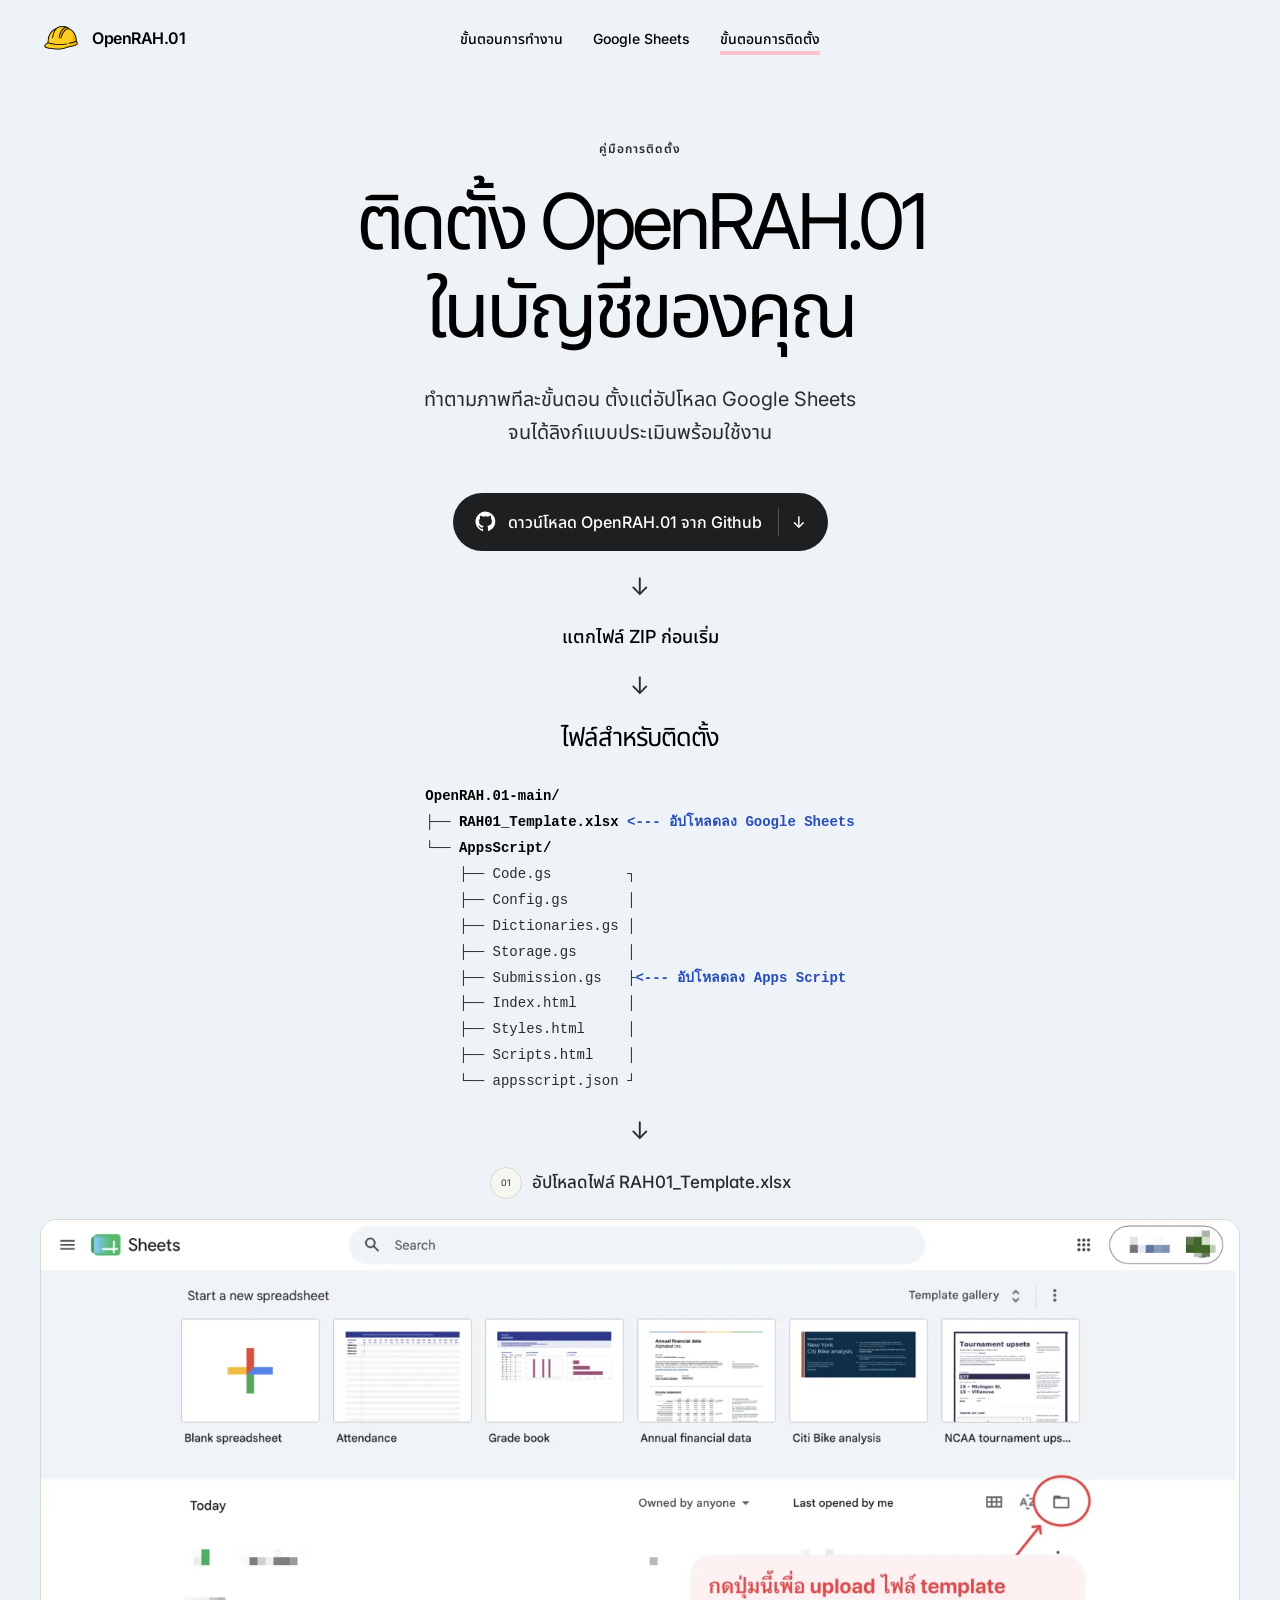
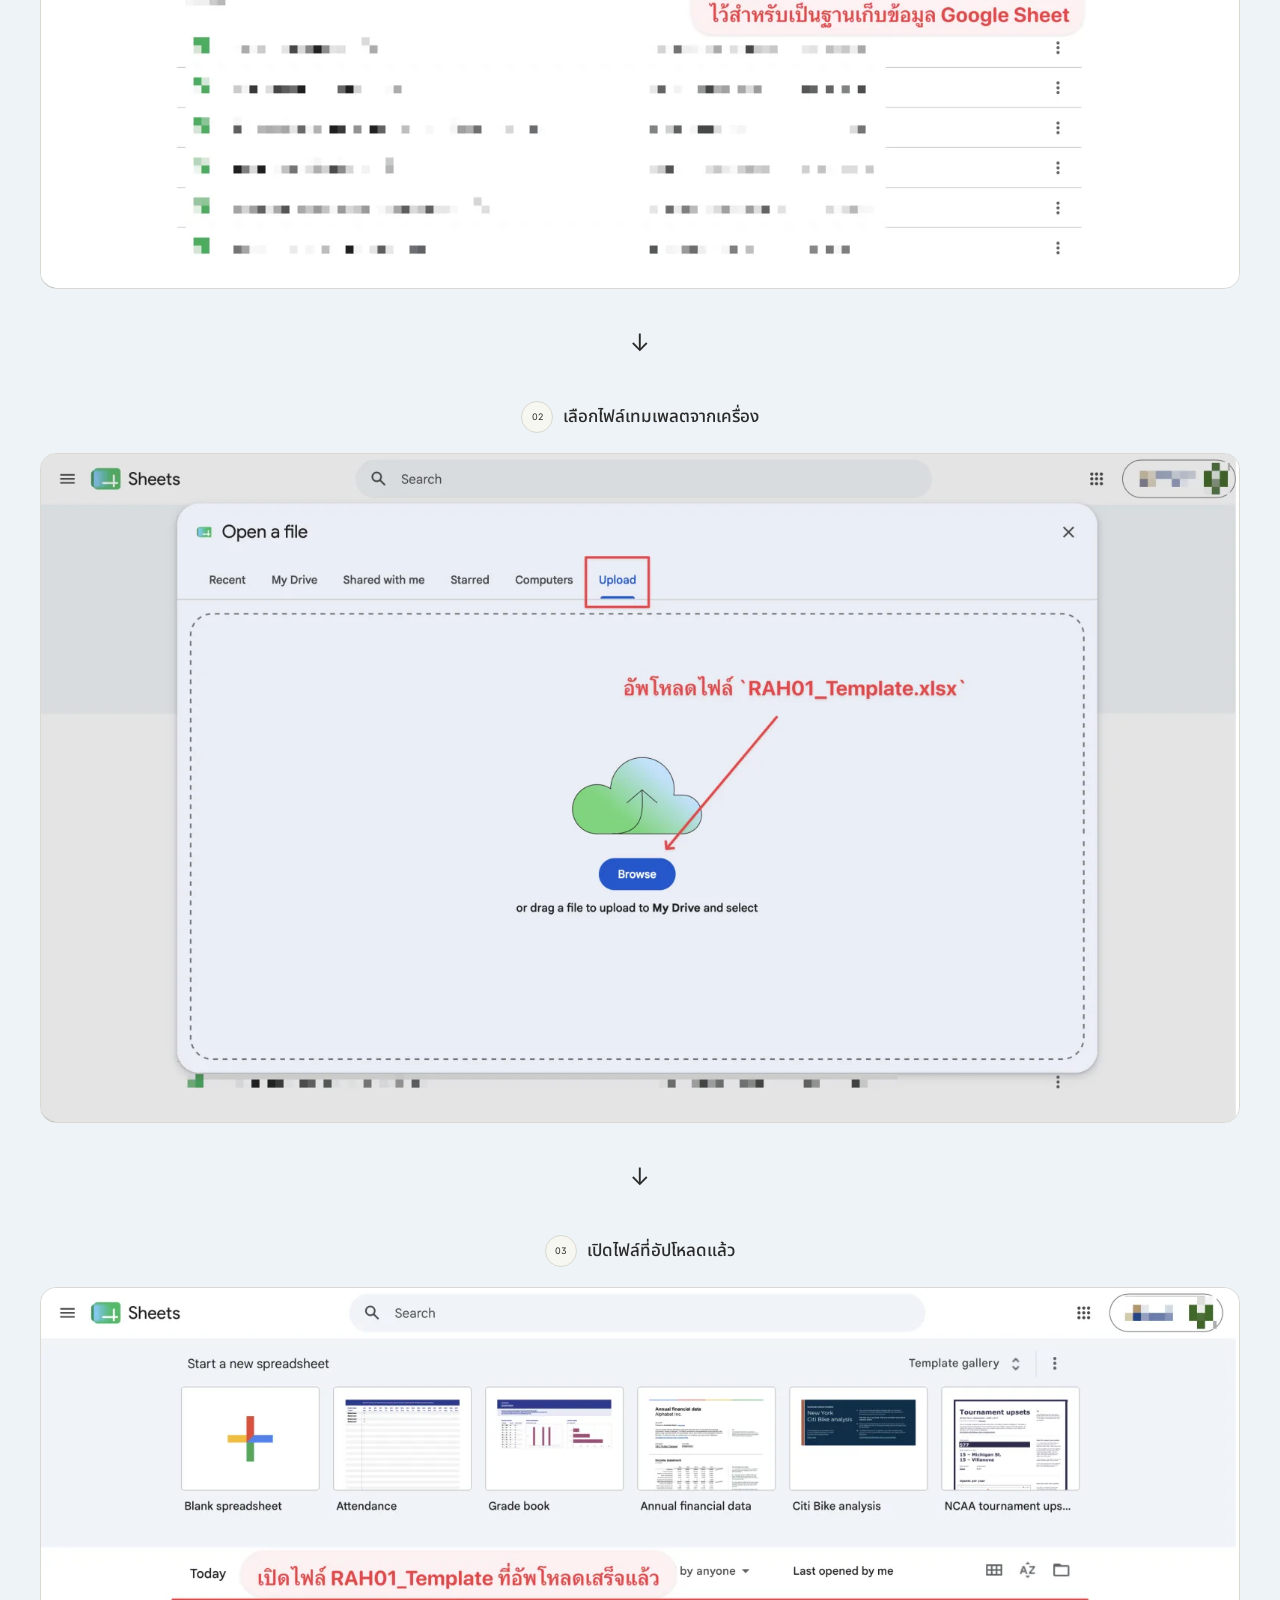
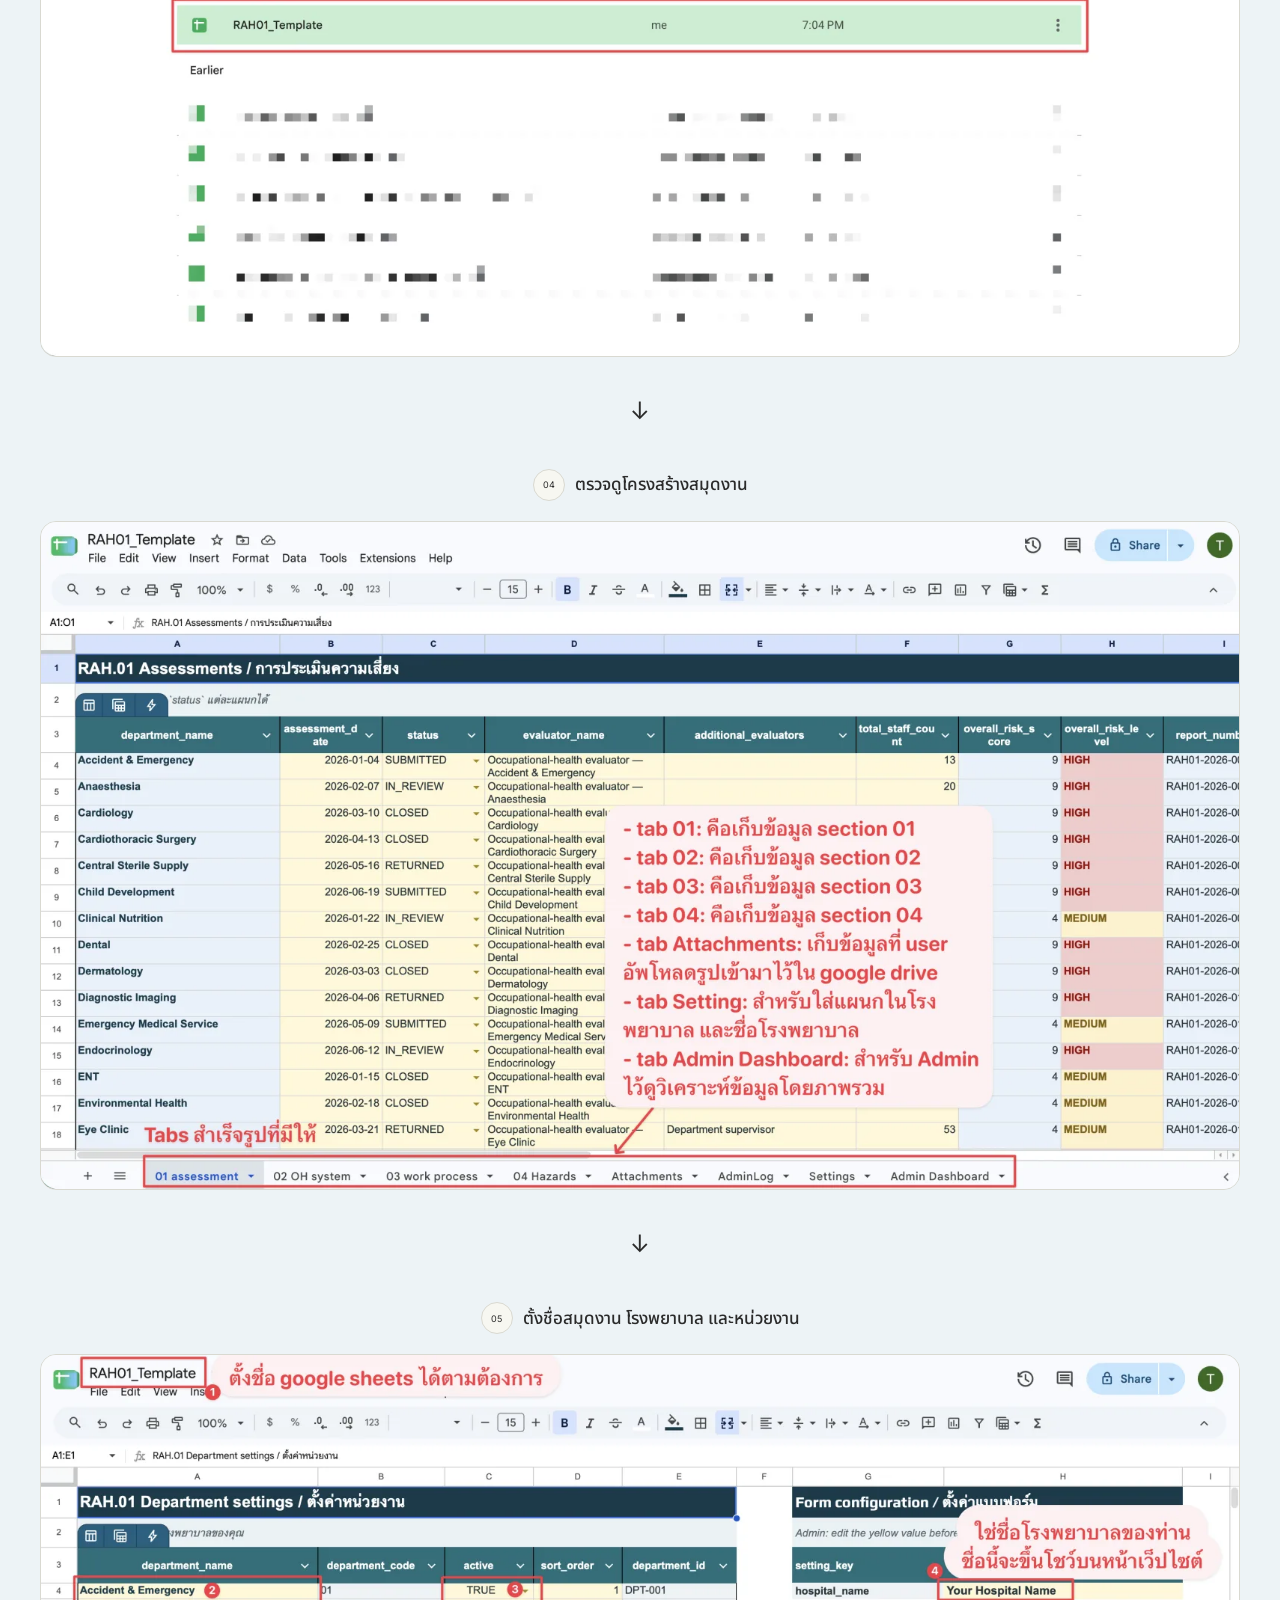
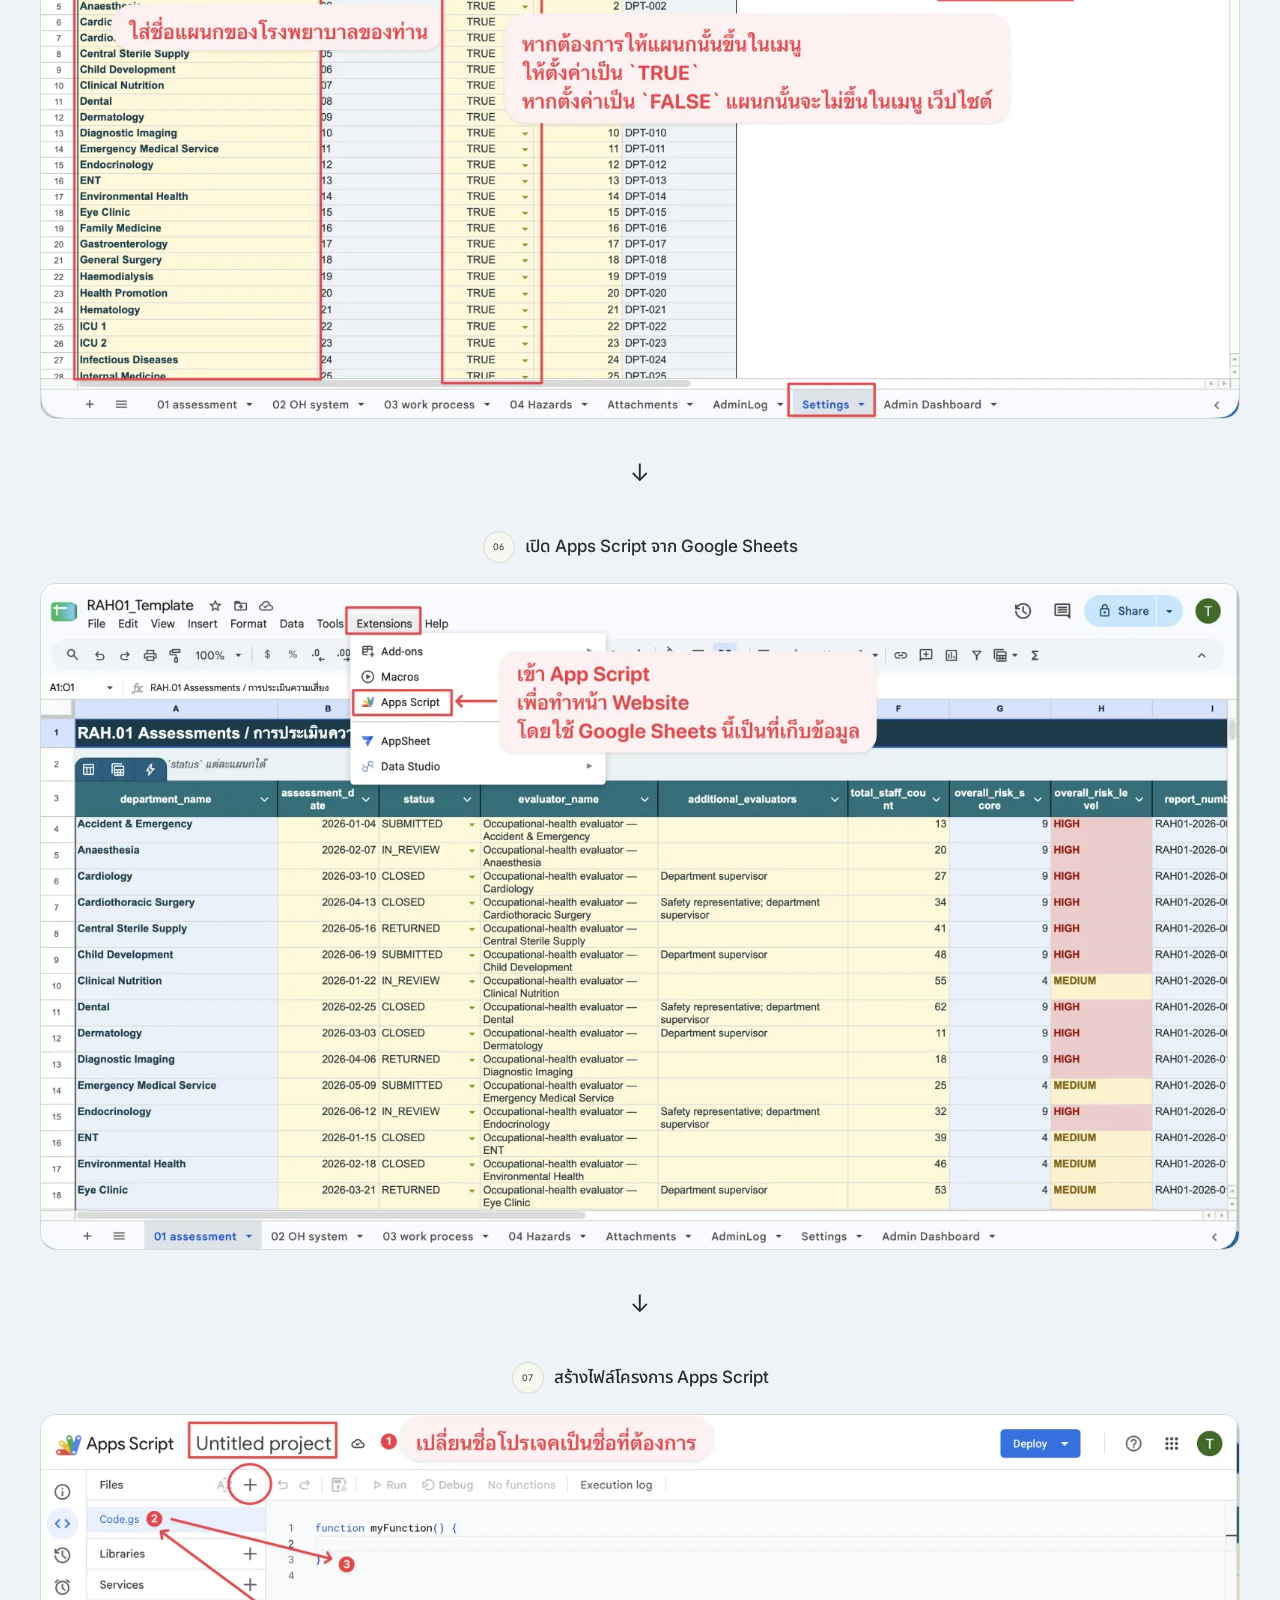
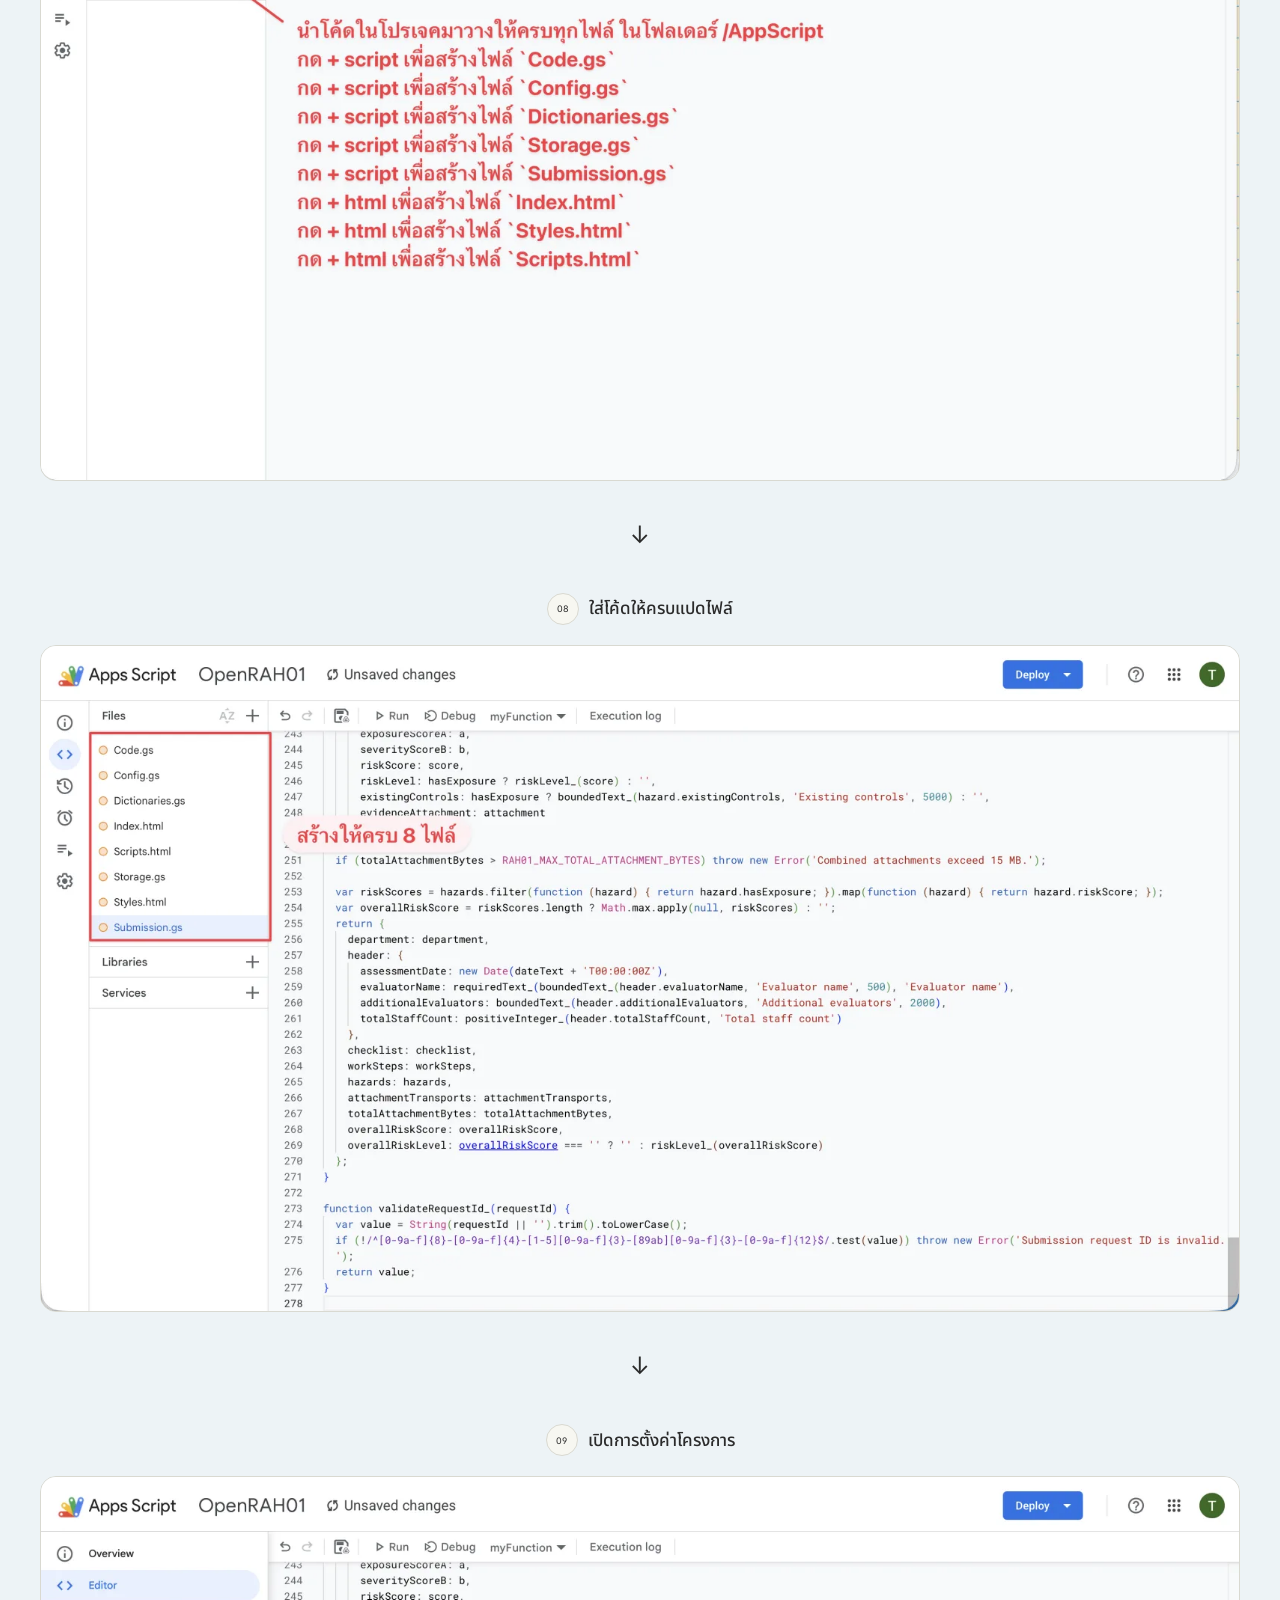
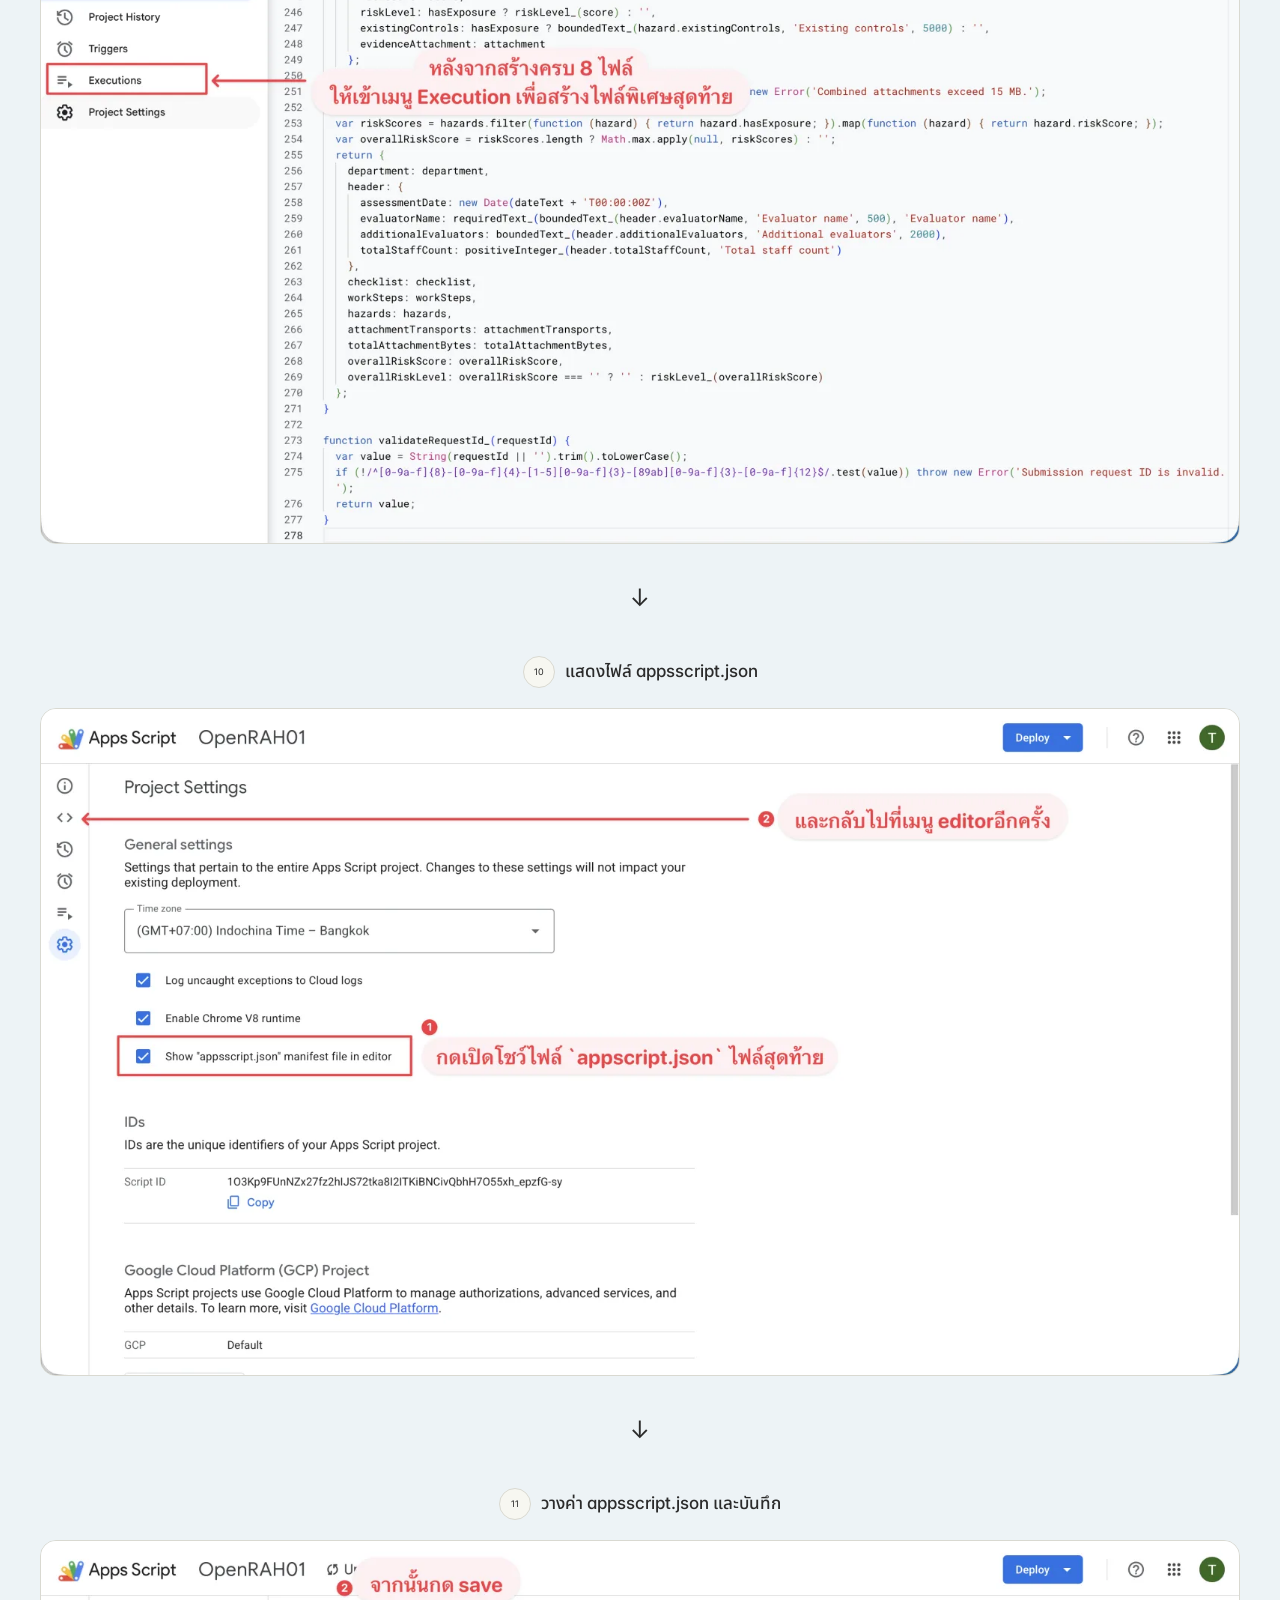
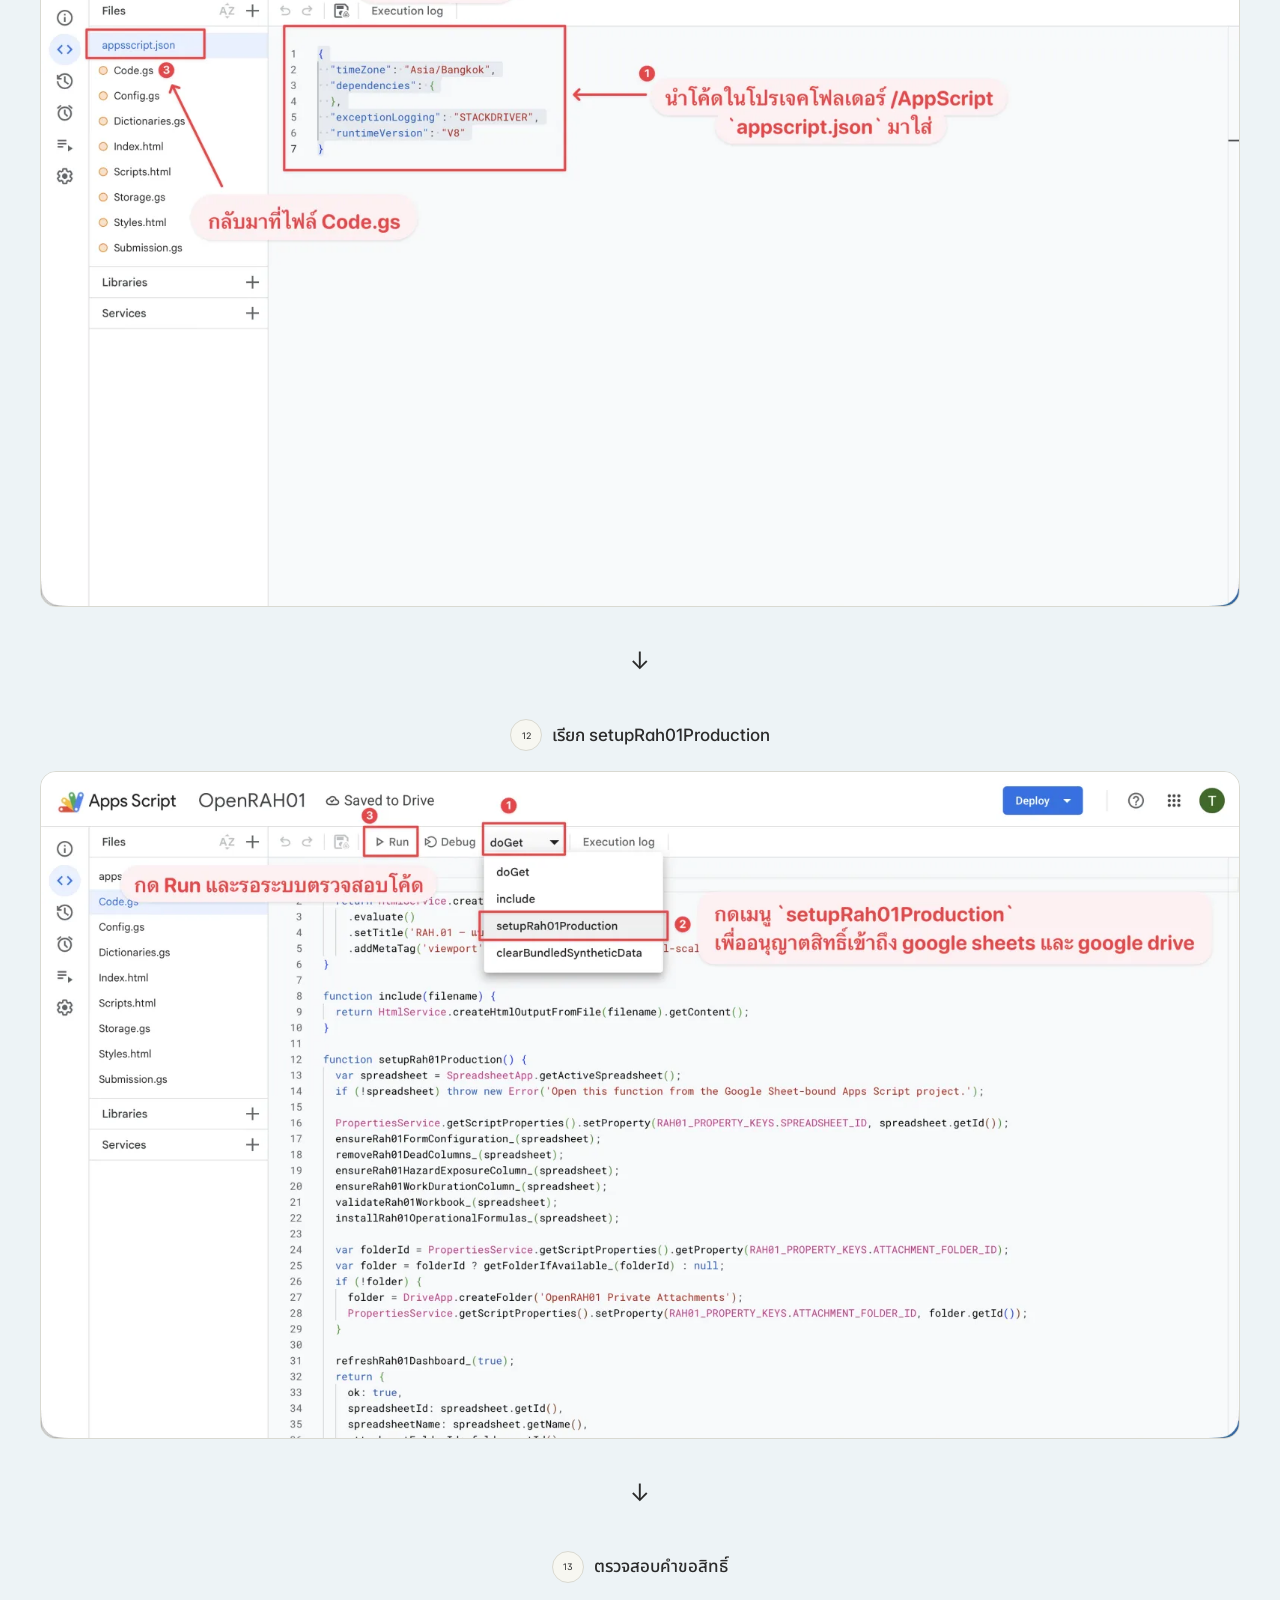
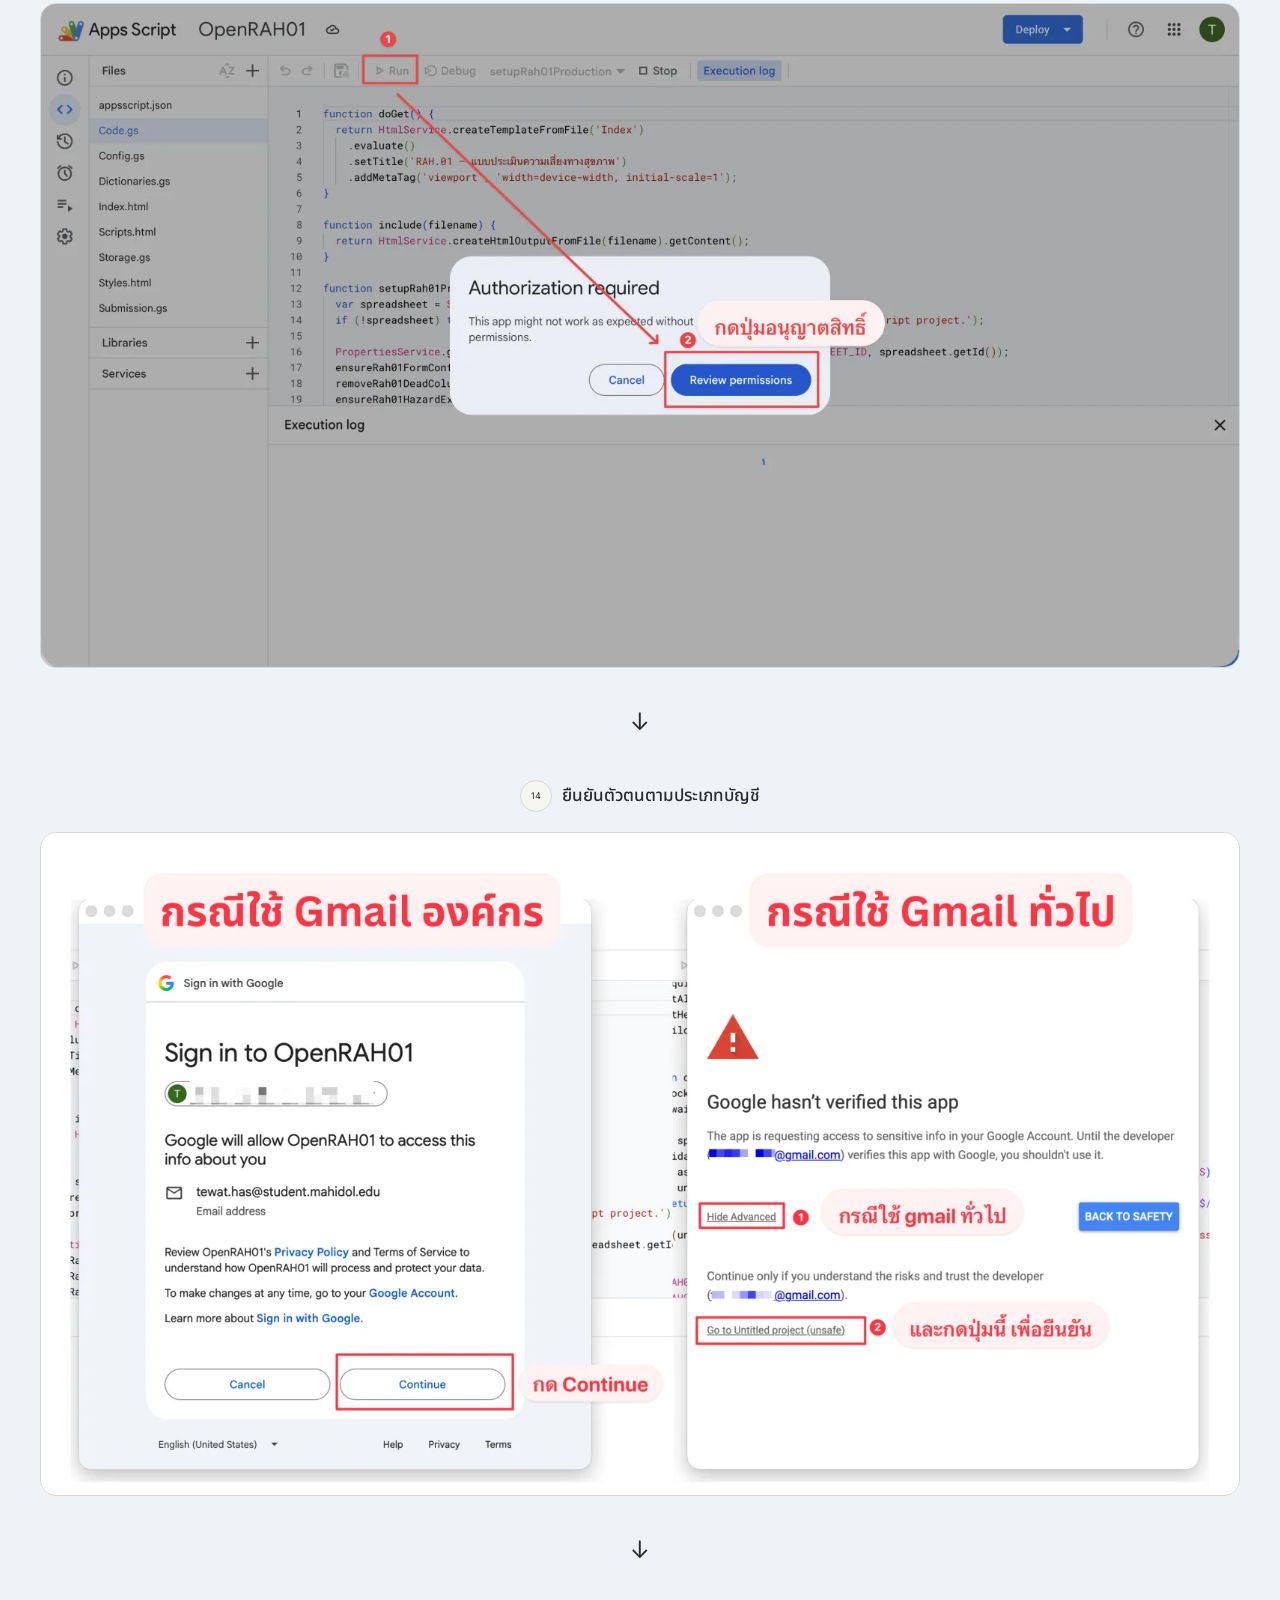
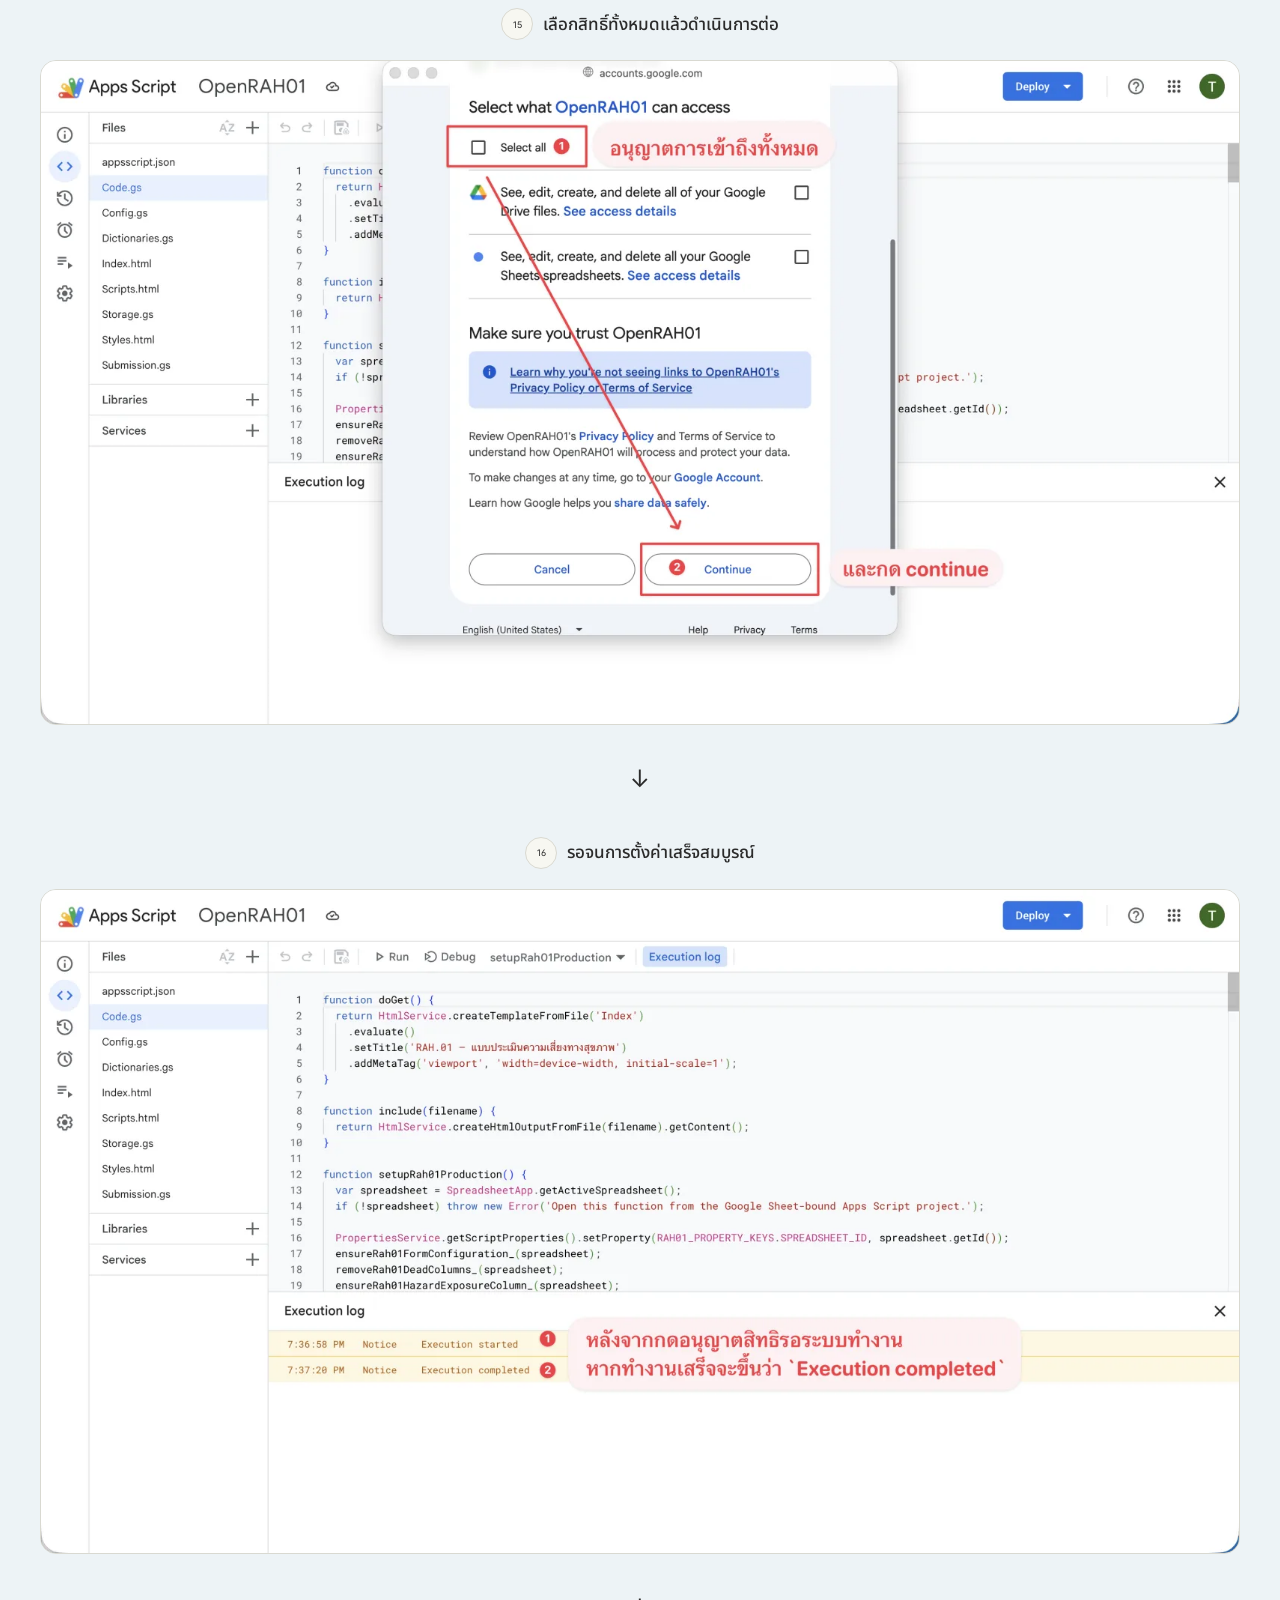
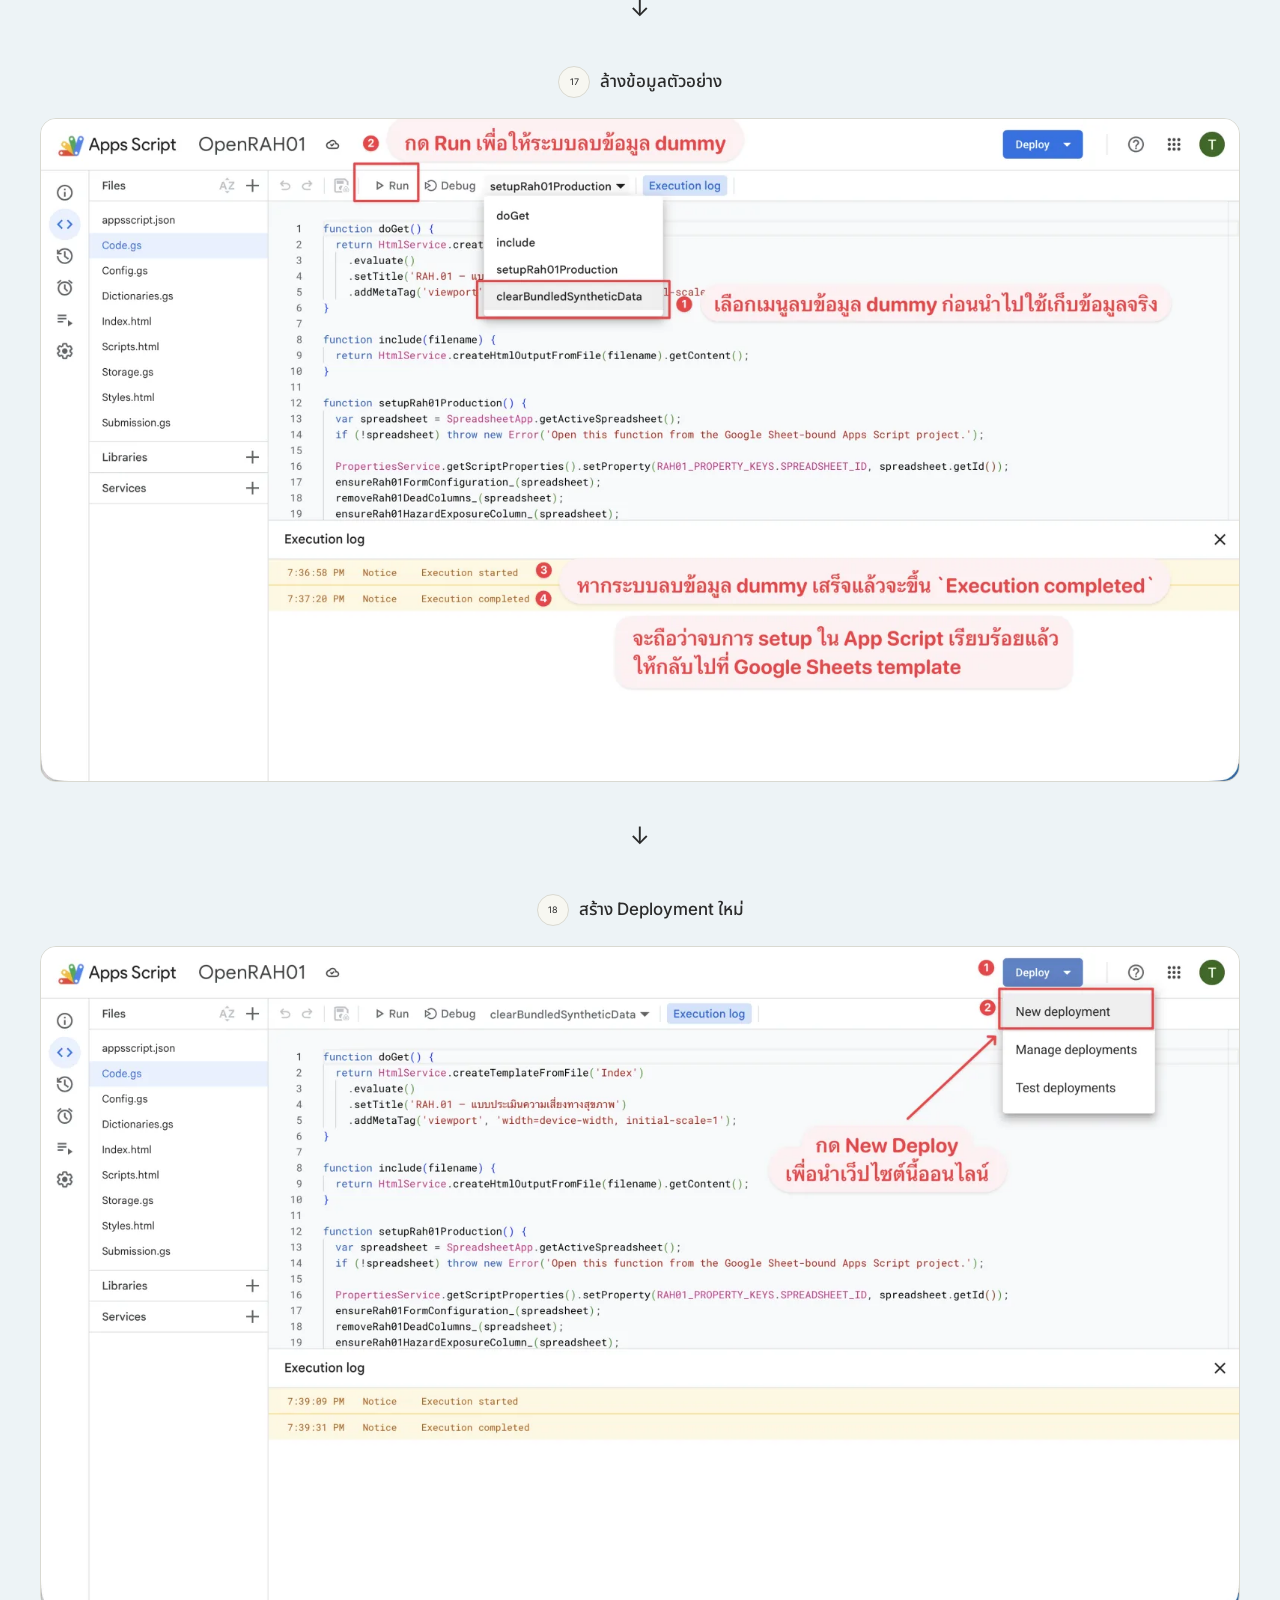
<file: setup.html>
<!doctype html>
<html lang="th">
<head>
  <meta charset="utf-8">
  <meta name="viewport" content="width=device-width, initial-scale=1">
  <script>
    (function () {
      var navigationEntry = typeof performance.getEntriesByType === 'function'
        ? performance.getEntriesByType('navigation')[0]
        : null;
      var isReload = navigationEntry
        ? navigationEntry.type === 'reload'
        : performance.navigation && performance.navigation.type === 1;
      var shouldResetToTop = isReload || !location.hash || location.hash === '#demo';

      if ('scrollRestoration' in history) history.scrollRestoration = 'manual';
      if (!shouldResetToTop) return;

      if (location.hash) {
        history.replaceState(history.state, '', location.pathname + location.search);
      }

      var root = document.documentElement;
      var revealed = false;
      root.style.visibility = 'hidden';
      root.style.scrollBehavior = 'auto';

      function revealAtTop() {
        if (revealed) return;
        scrollTo(0, 0);
        requestAnimationFrame(function () {
          scrollTo(0, 0);
          root.style.removeProperty('visibility');
          root.style.removeProperty('scroll-behavior');
          revealed = true;
        });
      }

      document.addEventListener('DOMContentLoaded', function () {
        requestAnimationFrame(revealAtTop);
      }, { once: true });

      setTimeout(revealAtTop, 500);
    }());
  </script>
  <meta name="theme-color" content="#f7f7f1">
  <meta name="description" content="คู่มือติดตั้ง OpenRAH.01 บน Google Sheets และ Apps Script ตั้งแต่เริ่มต้นจนพร้อมใช้งาน">
  <meta name="author" content="ทีม meowai.work">
  <meta name="robots" content="index, follow">
  <meta property="og:type" content="website">
  <meta property="og:site_name" content="OpenRAH.01">
  <meta property="og:locale" content="th_TH">
  <meta property="og:title" content="ขั้นตอนการติดตั้ง OpenRAH.01">
  <meta property="og:description" content="ติดตั้ง OpenRAH.01 ในบัญชี Google ของคุณตามคู่มือภาพทีละขั้นตอน">
  <meta property="og:url" content="https://taewat07.github.io/OpenRAH.01/setup.html">
  <meta property="og:image" content="https://taewat07.github.io/OpenRAH.01/assets/setup-guide/21.webp">
  <meta name="twitter:card" content="summary_large_image">
  <meta name="twitter:title" content="ขั้นตอนการติดตั้ง OpenRAH.01">
  <meta name="twitter:description" content="คู่มือภาพสำหรับติดตั้ง Google Sheets, Apps Script และเผยแพร่เว็บแอป OpenRAH.01">
  <meta name="twitter:image" content="https://taewat07.github.io/OpenRAH.01/assets/setup-guide/21.webp">
  <link rel="canonical" href="https://taewat07.github.io/OpenRAH.01/setup.html">
  <link rel="icon" href="assets/brand/yellow-hat.png" type="image/png">
  <link rel="apple-touch-icon" href="assets/brand/yellow-hat.png">
  <link rel="preconnect" href="https://fonts.googleapis.com">
  <link rel="preconnect" href="https://fonts.gstatic.com" crossorigin>
  <link href="https://fonts.googleapis.com/css2?family=Inter:wght@400;500;600&amp;family=Noto+Sans+Thai:wght@400;500;600&amp;display=swap" rel="stylesheet">
  <link rel="stylesheet" href="styles/site.css?v=20260829-3">
  <link rel="stylesheet" href="styles/setup.css?v=20260829-1">
  <script src="scripts/setup.js?v=20260828-1" defer></script>
  <title>ขั้นตอนการติดตั้ง OpenRAH.01</title>
</head>
<body class="setup-page">
  <a class="skip-link" href="#main-content">ข้ามไปยังเนื้อหา</a>

  <header class="site-header" aria-label="เมนูหลัก">
    <div class="header-inner">
      <a class="brand" href="index.html" aria-label="กลับไปหน้าแรก OpenRAH.01">
        <img class="brand-mark" src="assets/brand/yellow-hat.png" alt="">
        <span>OpenRAH.01</span>
      </a>

      <nav class="nav-links" aria-label="ส่วนต่าง ๆ ของเว็บไซต์">
        <a href="index.html#how-it-works">ขั้นตอนการทำงาน</a>
        <a href="index.html#sheets">Google Sheets</a>
        <a href="setup.html" aria-current="page">ขั้นตอนการติดตั้ง</a>
      </nav>
    </div>
  </header>

  <main id="main-content">
    <section class="setup-hero" aria-labelledby="setup-title">
      <div class="page-shell setup-hero__inner">
        <p class="setup-kicker">คู่มือการติดตั้ง</p>
        <h1 id="setup-title">ติดตั้ง OpenRAH.01<br>ในบัญชีของคุณ</h1>
        <p class="setup-intro">ทำตามภาพทีละขั้นตอน ตั้งแต่อัปโหลด Google Sheets<br>จนได้ลิงก์แบบประเมินพร้อมใช้งาน</p>
      </div>
    </section>

    <section class="setup-guide" id="guide" aria-label="คู่มือติดตั้ง OpenRAH.01">
      <div class="page-shell">
        <div class="setup-story">
          <div class="setup-guide__heading">
            <div class="setup-guide__download">
              <a class="github-button setup-download" href="https://github.com/taewat07/OpenRAH.01/archive/refs/heads/main.zip" aria-label="ดาวน์โหลดไฟล์ OpenRAH.01 จาก GitHub">
                <svg aria-hidden="true" viewBox="0 0 24 24"><path d="M12 .7A11.5 11.5 0 0 0 8.36 23.1c.58.1.79-.25.79-.56v-2.23c-3.22.7-3.9-1.37-3.9-1.37-.52-1.34-1.28-1.7-1.28-1.7-1.05-.72.08-.7.08-.7 1.16.08 1.77 1.19 1.77 1.19 1.03 1.77 2.7 1.26 3.36.96.1-.75.4-1.26.73-1.55-2.57-.3-5.27-1.28-5.27-5.68 0-1.26.45-2.28 1.19-3.09-.12-.29-.52-1.46.11-3.05 0 0 .97-.31 3.16 1.18a10.9 10.9 0 0 1 5.76 0c2.2-1.49 3.16-1.18 3.16-1.18.63 1.59.23 2.76.11 3.05.74.81 1.19 1.83 1.19 3.09 0 4.41-2.71 5.38-5.29 5.67.42.36.79 1.06.79 2.14v3.17c0 .31.21.67.8.56A11.5 11.5 0 0 0 12 .7Z"/></svg>
                <span>ดาวน์โหลด OpenRAH.01 จาก Github</span>
                <span class="setup-download__arrow" aria-hidden="true">↓</span>
              </a>
            </div>
            <div class="setup-story__trail" aria-hidden="true"><span>↓</span></div>
            <p class="setup-story__label">แตกไฟล์ ZIP ก่อนเริ่ม</p>
            <div class="setup-story__trail" aria-hidden="true"><span>↓</span></div>
          </div>

          <section class="project-tree" aria-labelledby="project-tree-title">
            <h3 id="project-tree-title">ไฟล์สำหรับติดตั้ง</h3>
            <pre aria-label="โครงสร้างไฟล์ที่ใช้ติดตั้ง OpenRAH.01"><code><span class="tree-folder">OpenRAH.01-main/</span>
├── <span class="tree-important">RAH01_Template.xlsx</span> <span class="tree-action">&lt;--- อัปโหลดลง Google Sheets</span>
└── <span class="tree-folder">AppsScript/</span>
    ├── Code.gs         ┐
    ├── Config.gs       │
    ├── Dictionaries.gs │
    ├── Storage.gs      │
    ├── Submission.gs   ├<span class="tree-action">&lt;--- อัปโหลดลง Apps Script</span>
    ├── Index.html      │
    ├── Styles.html     │
    ├── Scripts.html    │
    └── appsscript.json ┘</code></pre>
          </section>

          <div class="setup-story__trail" aria-hidden="true"><span>↓</span></div>

          <ol class="setup-steps" aria-label="ขั้นตอนติดตั้ง OpenRAH.01">
          <li class="setup-step">
            <div class="setup-step__meta"><span>01</span><h3>อัปโหลดไฟล์ RAH01_Template.xlsx</h3></div>
            <img src="assets/setup-guide/1.webp" width="1600" height="892" fetchpriority="high" alt="ขั้นตอนที่ 1 เปิด Google Sheets แล้วเลือกอัปโหลดไฟล์ RAH01_Template.xlsx">
          </li>
          <li class="setup-step">
            <div class="setup-step__meta"><span>02</span><h3>เลือกไฟล์เทมเพลตจากเครื่อง</h3></div>
            <img src="assets/setup-guide/2.webp?v=20260828-2" width="1600" height="892" loading="lazy" decoding="async" alt="ขั้นตอนที่ 2 เลือกแท็บอัปโหลดและเลือกไฟล์ RAH01_Template.xlsx จากเครื่อง">
          </li>
          <li class="setup-step">
            <div class="setup-step__meta"><span>03</span><h3>เปิดไฟล์ที่อัปโหลดแล้ว</h3></div>
            <img src="assets/setup-guide/3.webp" width="1600" height="892" loading="lazy" decoding="async" alt="ขั้นตอนที่ 3 เปิดไฟล์ RAH01_Template ที่อัปโหลดใน Google Sheets">
          </li>
          <li class="setup-step">
            <div class="setup-step__meta"><span>04</span><h3>ตรวจดูโครงสร้างสมุดงาน</h3></div>
            <img src="assets/setup-guide/4.webp" width="1600" height="892" loading="lazy" decoding="async" alt="ขั้นตอนที่ 4 ตรวจดูชีตข้อมูลทั้งแปดส่วนในเทมเพลต OpenRAH.01">
          </li>
          <li class="setup-step">
            <div class="setup-step__meta"><span>05</span><h3>ตั้งชื่อสมุดงาน โรงพยาบาล และหน่วยงาน</h3></div>
            <img src="assets/setup-guide/5.webp" width="1600" height="885" loading="lazy" decoding="async" alt="ขั้นตอนที่ 5 ตั้งชื่อ Google Sheets ชื่อโรงพยาบาล รายชื่อแผนก และสถานะการแสดงผลในชีต Settings">
          </li>
          <li class="setup-step setup-step--chapter">
            <div class="setup-step__meta"><span>06</span><h3>เปิด Apps Script จาก Google Sheets</h3></div>
            <img src="assets/setup-guide/6.webp" width="1600" height="888" loading="lazy" decoding="async" alt="ขั้นตอนที่ 6 เปิดเมนู Extensions แล้วเลือก Apps Script จาก Google Sheets">
          </li>
          <li class="setup-step">
            <div class="setup-step__meta"><span>07</span><h3>สร้างไฟล์โครงการ Apps Script</h3></div>
            <img src="assets/setup-guide/7.webp" width="1600" height="888" loading="lazy" decoding="async" alt="ขั้นตอนที่ 7 ตั้งชื่อโครงการและสร้างไฟล์ Code Config Dictionaries Storage Submission Index Styles และ Scripts">
          </li>
          <li class="setup-step">
            <div class="setup-step__meta"><span>08</span><h3>ใส่โค้ดให้ครบแปดไฟล์</h3></div>
            <img src="assets/setup-guide/8.webp" width="1600" height="889" loading="lazy" decoding="async" alt="ขั้นตอนที่ 8 ตรวจสอบว่าโครงการ Apps Script มีไฟล์โค้ดครบแปดไฟล์">
          </li>
          <li class="setup-step">
            <div class="setup-step__meta"><span>09</span><h3>เปิดการตั้งค่าโครงการ</h3></div>
            <img src="assets/setup-guide/9.webp" width="1600" height="889" loading="lazy" decoding="async" alt="ขั้นตอนที่ 9 เปิดเมนู Project Settings ใน Apps Script">
          </li>
          <li class="setup-step">
            <div class="setup-step__meta"><span>10</span><h3>แสดงไฟล์ appsscript.json</h3></div>
            <img src="assets/setup-guide/10.webp" width="1600" height="889" loading="lazy" decoding="async" alt="ขั้นตอนที่ 10 เปิดตัวเลือกแสดงไฟล์ appsscript.json ในหน้าแก้ไข">
          </li>
          <li class="setup-step">
            <div class="setup-step__meta"><span>11</span><h3>วางค่า appsscript.json และบันทึก</h3></div>
            <img src="assets/setup-guide/11.webp" width="1600" height="889" loading="lazy" decoding="async" alt="ขั้นตอนที่ 11 วางค่าจากไฟล์ appsscript.json ของโครงการ บันทึก แล้วกลับไปที่ Code.gs">
          </li>
          <li class="setup-step setup-step--chapter">
            <div class="setup-step__meta"><span>12</span><h3>เรียก setupRah01Production</h3></div>
            <img src="assets/setup-guide/12.webp" width="1600" height="889" loading="lazy" decoding="async" alt="ขั้นตอนที่ 12 เลือกฟังก์ชัน setupRah01Production แล้วกด Run เพื่อเริ่มตั้งค่าระบบ">
          </li>
          <li class="setup-step">
            <div class="setup-step__meta"><span>13</span><h3>ตรวจสอบคำขอสิทธิ์</h3></div>
            <img src="assets/setup-guide/13.webp" width="1600" height="885" loading="lazy" decoding="async" alt="ขั้นตอนที่ 13 กด Review permissions เมื่อ Apps Script ขออนุญาตเข้าถึงข้อมูล">
          </li>
          <li class="setup-step">
            <div class="setup-step__meta"><span>14</span><h3>ยืนยันตัวตนตามประเภทบัญชี</h3></div>
            <img src="assets/setup-guide/14.webp" width="1600" height="885" loading="lazy" decoding="async" alt="ขั้นตอนที่ 14 ยืนยันสิทธิ์ด้วยบัญชีองค์กร หรือเปิด Advanced และยืนยันสำหรับบัญชี Gmail ทั่วไป">
          </li>
          <li class="setup-step">
            <div class="setup-step__meta"><span>15</span><h3>เลือกสิทธิ์ทั้งหมดแล้วดำเนินการต่อ</h3></div>
            <img src="assets/setup-guide/15.webp" width="1600" height="885" loading="lazy" decoding="async" alt="ขั้นตอนที่ 15 เลือกอนุญาตสิทธิ์เข้าถึง Google Drive และ Google Sheets ทั้งหมด แล้วกด Continue">
          </li>
          <li class="setup-step">
            <div class="setup-step__meta"><span>16</span><h3>รอจนการตั้งค่าเสร็จสมบูรณ์</h3></div>
            <img src="assets/setup-guide/16.webp" width="1600" height="885" loading="lazy" decoding="async" alt="ขั้นตอนที่ 16 รอจน Execution log แสดงข้อความ Execution completed">
          </li>
          <li class="setup-step">
            <div class="setup-step__meta"><span>17</span><h3>ล้างข้อมูลตัวอย่าง</h3></div>
            <img src="assets/setup-guide/17.webp" width="1600" height="885" loading="lazy" decoding="async" alt="ขั้นตอนที่ 17 เลือกฟังก์ชัน clearBundledSyntheticData กด Run และรอจนล้างข้อมูลตัวอย่างเสร็จ">
          </li>
          <li class="setup-step setup-step--chapter">
            <div class="setup-step__meta"><span>18</span><h3>สร้าง Deployment ใหม่</h3></div>
            <img src="assets/setup-guide/18.webp" width="1600" height="885" loading="lazy" decoding="async" alt="ขั้นตอนที่ 18 เปิดเมนู Deploy แล้วเลือก New deployment">
          </li>
          <li class="setup-step">
            <div class="setup-step__meta"><span>19</span><h3>เลือกประเภท Web app</h3></div>
            <img src="assets/setup-guide/19.webp" width="1600" height="885" loading="lazy" decoding="async" alt="ขั้นตอนที่ 19 เลือกประเภทการเผยแพร่เป็น Web app">
          </li>
          <li class="setup-step">
            <div class="setup-step__meta"><span>20</span><h3>กำหนดผู้มีสิทธิ์ใช้งานและ Deploy</h3></div>
            <img src="assets/setup-guide/20.webp" width="1600" height="885" loading="lazy" decoding="async" alt="ขั้นตอนที่ 20 ตั้งชื่อ เลือกให้รันด้วยบัญชีของเจ้าของ กำหนดผู้มีสิทธิ์ใช้งาน แล้วกด Deploy">
          </li>
          <li class="setup-step setup-step--complete">
            <div class="setup-step__meta"><span>21</span><h3>คัดลอกลิงก์เว็บแอปไปใช้งาน</h3></div>
            <img src="assets/setup-guide/21.webp" width="1600" height="885" loading="lazy" decoding="async" alt="ขั้นตอนที่ 21 คัดลอก URL ของเว็บแอปเพื่อให้หน่วยงานใช้งาน และเก็บลิงก์ไว้ภายในองค์กร">
          </li>
          </ol>

          <div class="setup-story__trail setup-story__trail--finish" aria-hidden="true"><span>↓</span></div>

          <section class="setup-finish" aria-labelledby="finish-title">
            <div class="setup-finish__celebration" aria-hidden="true">
              <span class="party-popper party-popper--left">🎉</span>
              <span class="party-popper party-popper--right">🎉</span>
              <div class="party-confetti"></div>
            </div>
            <div class="setup-finish__content">
              <p class="setup-kicker">ติดตั้งเสร็จแล้ว</p>
              <h2 id="finish-title">พร้อมเริ่มประเมิน<br>ความเสี่ยงหน่วยงาน</h2>
              <a class="button button--primary" href="index.html">กลับไปหน้าแรก</a>
            </div>
            <p class="sr-only" aria-live="polite" data-celebration-status></p>
          </section>
        </div>
      </div>
    </section>
  </main>

  <footer class="site-footer">
    <div class="page-shell site-footer__inner">
      <div class="brand brand--footer"><img class="brand-mark" src="assets/brand/yellow-hat.png" alt=""><span>OpenRAH.01</span></div>
      <p>พัฒนาโดยทีม <a class="footer-contact" href="https://meowai.work" target="_blank" rel="noreferrer">meowai.work</a><br><a class="footer-contact" href="mailto:mohtewat@gmail.com">mohtewat@gmail.com</a></p>
      <div class="footer-links">
        <a href="https://github.com/taewat07/OpenRAH.01" target="_blank" rel="noreferrer">GitHub</a>
        <a href="https://github.com/taewat07/OpenRAH.01/blob/main/LICENSE" target="_blank" rel="noreferrer">MIT license</a>
      </div>
    </div>
  </footer>
</body>
</html>
</file>
<file: styles/site.css>
:root {
  --color-electric-cobalt: #244cff;
  --color-lavender-mist: #c3aeff;
  --color-site-canvas: #edf3f6;
  --color-parchment: #f7f7f1;
  --color-snow: #ffffff;
  --color-ice-wash: #e8f8ff;
  --color-sky-tint: #d6f2ff;
  --color-lemon-wash: #ffffbd;
  --color-blush: #fcc2cd;
  --color-buttercream: #fced9f;
  --color-azure: #3388ff;
  --color-slate-blue: #5487a1;
  --color-amber: #9e770b;
  --color-lilac-pop: #ba9ffc;
  --color-deep-cobalt: #294dba;
  --color-pure-black: #000000;
  --color-graphite: #2b2b2b;
  --color-obsidian: #1d1f21;
  --color-ash: #878787;
  --color-fog: #b0b0b0;
  --color-line: #d9d9d1;
  --color-mac-toolbar: #f2f2f0;
  --color-mac-address: #e5e5e3;
  --color-mac-red: #ff5f57;
  --color-mac-yellow: #febc2e;
  --color-mac-green: #28c840;
  --font-ui: "Inter", "Noto Sans Thai", ui-sans-serif, system-ui, -apple-system, BlinkMacSystemFont, "Segoe UI", sans-serif;
  --page-width: 1200px;
  --header-height: 76px;
  --radius-card: 6px;
  --radius-large: 16px;
  --radius-pill: 100px;
  --shadow-focus: 0 0 0 4px rgba(36, 76, 255, .2);
}

* { box-sizing: border-box; }

html {
  scroll-behavior: smooth;
  scroll-padding-top: calc(var(--header-height) + 24px);
}

body {
  margin: 0;
  overflow-x: hidden;
  color: var(--color-pure-black);
  background: var(--color-site-canvas);
  font-family: var(--font-ui);
  font-feature-settings: "cv03", "cv04", "cv09", "cv11";
  font-size: 16px;
  line-height: 1.5;
  -webkit-font-smoothing: antialiased;
}

a { color: inherit; }
img { display: block; max-width: 100%; }
svg { display: block; }

.skip-link {
  position: fixed;
  z-index: 100;
  top: 12px;
  left: 12px;
  padding: 10px 16px;
  border-radius: var(--radius-pill);
  color: var(--color-snow);
  background: var(--color-electric-cobalt);
  transform: translateY(-150%);
  transition: transform .2s ease;
}

.skip-link:focus-visible { transform: translateY(0); }

:focus-visible {
  outline: 2px solid var(--color-electric-cobalt);
  outline-offset: 4px;
}

.page-shell {
  width: min(calc(100% - 48px), var(--page-width));
  margin-inline: auto;
}

.site-header {
  position: relative;
  z-index: 20;
  height: var(--header-height);
  background: var(--color-site-canvas);
}

.header-inner {
  display: grid;
  width: min(calc(100% - 48px), var(--page-width));
  height: 100%;
  margin-inline: auto;
  grid-template-columns: 1fr auto 1fr;
  align-items: center;
  gap: 28px;
}

.brand {
  display: inline-flex;
  width: fit-content;
  align-items: center;
  gap: 10px;
  color: var(--color-pure-black);
  font-size: 16px;
  font-weight: 600;
  letter-spacing: -.03em;
  text-decoration: none;
}

.brand-mark {
  display: block;
  width: 42px;
  height: 34px;
  flex: none;
  object-fit: contain;
}

.nav-links {
  display: flex;
  align-items: center;
  justify-self: center;
  gap: 30px;
}

.nav-links a,
.footer-links a,
.text-link,
.open-demo {
  font-size: 14px;
  font-weight: 500;
  text-decoration: none;
  text-underline-offset: 4px;
}

.nav-links a:hover,
.footer-links a:hover,
.text-link:hover,
.open-demo:hover { text-decoration: underline; }

.github-button {
  display: inline-flex;
  min-height: 42px;
  align-items: center;
  justify-content: center;
  gap: 9px;
  border-radius: var(--radius-pill);
  color: var(--color-snow);
  background: var(--color-obsidian);
  font-size: 14px;
  font-weight: 500;
  text-decoration: none;
  transition: transform .2s ease, background-color .2s ease;
}

.github-button:hover { transform: translateY(-2px); background: var(--color-pure-black); }
.github-button:focus-visible { outline-color: var(--color-pure-black); box-shadow: var(--shadow-focus); }
.github-button svg { width: 18px; height: 18px; fill: currentColor; }

.star-count {
  display: inline-flex;
  min-width: 27px;
  min-height: 22px;
  align-items: center;
  justify-content: center;
  padding-left: 9px;
  border-left: 1px solid rgba(255, 255, 255, .25);
  font-variant-numeric: tabular-nums;
}

.star-count[hidden] { display: none; }

.hero {
  overflow: hidden;
  padding: 70px 0 0;
  background: var(--color-site-canvas);
}

.hero-stage {
  display: flex;
  align-items: center;
  flex-direction: column;
  text-align: center;
}

.hero-announcement {
  display: inline-flex;
  min-height: 46px;
  padding: 7px 8px 7px 10px;
  align-items: center;
  gap: 9px;
  border: 1px solid var(--color-line);
  border-radius: var(--radius-pill);
  color: var(--color-graphite);
  background: var(--color-snow);
  font-size: 14px;
  text-decoration: none;
  transition: border-color .2s ease, transform .2s ease;
}

.hero-announcement:hover { border-color: var(--color-fog); transform: translateY(-1px); }
.hero-announcement strong { color: var(--color-pure-black); font-weight: 600; }

.announcement-tag {
  padding: 3px 9px;
  border: 1px solid var(--color-pure-black);
  border-radius: var(--radius-pill);
  color: var(--color-pure-black);
  background: var(--color-buttercream);
  font-size: 10px;
  font-weight: 600;
  letter-spacing: .07em;
  text-transform: uppercase;
}

.announcement-arrow {
  display: grid;
  width: 30px;
  height: 30px;
  border-radius: 50%;
  color: var(--color-graphite);
  background: var(--color-parchment);
  place-items: center;
}

.eyebrow {
  margin: 0 0 20px;
  color: var(--color-graphite);
  font-size: 12px;
  font-weight: 600;
  letter-spacing: .09em;
  text-transform: uppercase;
}

.hero h1 {
  max-width: 1120px;
  margin: 38px 0 0;
  font-size: clamp(54px, 5.45vw, 78px);
  font-weight: 400;
  letter-spacing: -.06em;
  line-height: 1.02;
}

html[lang="th"] .hero h1 {
  letter-spacing: -.045em;
  line-height: 1.14;
}

html[lang="th"] .section-heading h2,
html[lang="th"] .final-cta h2 { line-height: 1.22; }

.hero-intro {
  max-width: 760px;
  margin: 26px auto 0;
  color: var(--color-graphite);
  font-size: clamp(18px, 1.55vw, 21px);
  line-height: 1.55;
}

.hero-actions {
  display: flex;
  margin-top: 32px;
  align-items: center;
  justify-content: center;
  gap: 14px;
}

.github-button--hero {
  min-height: 54px;
  padding: 13px 22px;
  font-size: 15px;
}

.button {
  display: inline-flex;
  min-height: 54px;
  padding: 13px 28px;
  align-items: center;
  justify-content: center;
  border: 1px solid transparent;
  border-radius: var(--radius-pill);
  font-size: 15px;
  font-weight: 500;
  text-decoration: none;
  transition: transform .2s ease, border-color .2s ease, background-color .2s ease;
}

.button:hover { transform: translateY(-2px); }
.button--primary,
.button--primary:hover { color: var(--color-obsidian); background: var(--color-blush); }
.text-link { display: inline-flex; align-items: center; gap: 6px; font-size: 15px; }

.page-shell--demo {
  width: min(calc(100% - 64px), 1080px);
  margin-top: 60px;
}

.principle-strip {
  overflow: hidden;
  border-block: 1px solid var(--color-line);
  background: var(--color-snow);
}

.principle-strip__inner {
  display: flex;
  min-height: 84px;
  padding-block: 8px;
  align-items: center;
}

.principle-marquee {
  overflow: hidden;
  width: 100%;
  -webkit-mask-image: linear-gradient(90deg, transparent, #000 4%, #000 96%, transparent);
  mask-image: linear-gradient(90deg, transparent, #000 4%, #000 96%, transparent);
}

.principle-track {
  display: flex;
  width: max-content;
  animation: principle-marquee 34s linear infinite;
  will-change: transform;
}

.principle-group {
  display: flex;
  width: max-content;
  flex: 0 0 auto;
  align-items: center;
  justify-content: flex-start;
  gap: 72px;
  padding-right: 72px;
}

.principle-intro {
  flex: 0 0 auto;
  margin: 0;
  color: var(--color-graphite);
  font-size: 27px;
  font-weight: 400;
  letter-spacing: -.025em;
  line-height: 1.2;
  white-space: nowrap;
}

.principle-product {
  display: inline-flex;
  align-items: center;
  gap: 21px;
  color: var(--color-pure-black);
  font-size: 25.5px;
  font-weight: 500;
  line-height: 1.2;
  white-space: nowrap;
}

.principle-product img {
  width: 60px;
  height: 60px;
  flex: 0 0 60px;
}

@keyframes principle-marquee {
  to { transform: translateX(-50%); }
}

.tear-story {
  position: relative;
  overflow: visible;
  padding: 120px 0;
  background:
    radial-gradient(circle at 50% 42%, rgba(241, 232, 251, .54), transparent 42%),
    var(--color-site-canvas);
  scroll-margin-top: 0;
}

.tear-story__stage {
  display: grid;
  width: min(calc(100% - 48px), 1120px);
  margin-inline: auto;
  justify-items: center;
  gap: 68px;
}

.tear-story__paper {
  position: relative;
  width: 100%;
  max-width: 1050px;
  aspect-ratio: 1400 / 856;
}

.tear-story__base,
.tear-story__piece {
  position: absolute;
  overflow: hidden;
  inset: 0;
  border: 1px solid var(--color-line);
  border-radius: 18px;
  box-shadow: 0 26px 68px rgba(29, 31, 33, .12);
}

.tear-story__base img,
.tear-story__piece img {
  display: block;
  width: 100%;
  height: 100%;
  object-fit: cover;
}

.tear-story__piece { display: none; }

.tear-story__message {
  color: var(--color-pure-black);
  text-align: center;
}

.tear-story__eyebrow {
  margin: 0 0 20px;
  color: var(--color-graphite);
  font-size: 12px;
  font-weight: 600;
  letter-spacing: .09em;
  text-transform: uppercase;
}

.tear-story__message h2 {
  margin: 0;
  font-size: clamp(42px, 6vw, 82px);
  font-weight: 400;
  letter-spacing: -.055em;
  line-height: 1.1;
  text-wrap: balance;
}

.tear-story__message h2 span { display: block; }

.tear-story.is-enhanced {
  height: 170vh;
  height: 170svh;
  padding: 0;
  --base-opacity: 1;
  --piece-opacity: 0;
  --paper-opacity: 1;
  --paper-scale: 1;
  --paper-y: 0px;
  --left-x: 0vw;
  --left-y: 0vh;
  --left-rotate: 0deg;
  --right-x: 0vw;
  --right-y: 0vh;
  --right-rotate: 0deg;
  --message-opacity: 0;
  --message-y: 3vh;
  --message-scale: .96;
}

.tear-story.is-enhanced .tear-story__stage {
  position: sticky;
  z-index: 2;
  top: 0;
  width: 100%;
  height: 100vh;
  height: 100svh;
  min-height: 560px;
  margin: 0;
  padding: clamp(28px, 5vh, 64px) 24px;
  grid-template: 1fr / 1fr;
  place-items: center;
  gap: 0;
  overflow: hidden;
}

.tear-story.is-enhanced .tear-story__paper,
.tear-story.is-enhanced .tear-story__message {
  grid-area: 1 / 1;
}

.tear-story.is-enhanced .tear-story__paper {
  width: min(calc(100vw - 48px), 1050px);
  opacity: var(--paper-opacity);
  transform: translate3d(0, var(--paper-y), 0) scale(var(--paper-scale));
  transform-origin: center;
  will-change: transform, opacity;
}

.tear-story.is-enhanced .tear-story__base {
  opacity: var(--base-opacity);
  will-change: opacity;
}

.tear-story.is-enhanced .tear-story__piece {
  display: block;
  border: 0;
  border-radius: 18px;
  box-shadow: none;
  opacity: var(--piece-opacity);
  will-change: transform, opacity;
}

.tear-story.is-enhanced .tear-story__piece--left {
  clip-path: polygon(0 0, 50% 0, 49.6% 3%, 50.5% 6%, 49.4% 9%, 50.8% 12%, 49.7% 15%, 50.2% 18%, 49.3% 21%, 50.6% 24%, 49.8% 27%, 50.9% 30%, 49.5% 33%, 50.4% 36%, 49.2% 39%, 50.7% 42%, 49.6% 45%, 50.3% 48%, 49.1% 51%, 50.5% 54%, 49.7% 57%, 50.8% 60%, 49.4% 63%, 50.1% 66%, 49.2% 69%, 50.6% 72%, 49.5% 75%, 50.7% 78%, 49.3% 81%, 50.2% 84%, 49.4% 87%, 50.8% 90%, 49.6% 93%, 50.3% 96%, 49.7% 98%, 50% 100%, 0 100%);
  filter: drop-shadow(3px 2px 2px rgba(29, 31, 33, .16));
  transform: translate3d(var(--left-x), var(--left-y), 0) rotate(var(--left-rotate));
  transform-origin: 50% 50%;
}

.tear-story.is-enhanced .tear-story__piece--right {
  clip-path: polygon(50% 0, 100% 0, 100% 100%, 50% 100%, 49.7% 98%, 50.3% 96%, 49.6% 93%, 50.8% 90%, 49.4% 87%, 50.2% 84%, 49.3% 81%, 50.7% 78%, 49.5% 75%, 50.6% 72%, 49.2% 69%, 50.1% 66%, 49.4% 63%, 50.8% 60%, 49.7% 57%, 50.5% 54%, 49.1% 51%, 50.3% 48%, 49.6% 45%, 50.7% 42%, 49.2% 39%, 50.4% 36%, 49.5% 33%, 50.9% 30%, 49.8% 27%, 50.6% 24%, 49.3% 21%, 50.2% 18%, 49.7% 15%, 50.8% 12%, 49.4% 9%, 50.5% 6%, 49.6% 3%);
  filter: drop-shadow(-3px 2px 2px rgba(29, 31, 33, .16));
  transform: translate3d(var(--right-x), var(--right-y), 0) rotate(var(--right-rotate));
  transform-origin: 50% 50%;
}

.tear-story.is-enhanced .tear-story__message {
  z-index: 5;
  width: min(calc(100vw - 48px), 900px);
  opacity: var(--message-opacity);
  transform: translate3d(0, var(--message-y), 0) scale(var(--message-scale));
  pointer-events: none;
  will-change: transform, opacity;
}

.tear-story.is-enhanced .tear-story__message h2 {
  font-size: clamp(48px, 7.2vw, 96px);
  line-height: 1.08;
}

.tear-story.is-enhanced + .section--how {
  position: relative;
  z-index: 1;
  margin-top: -47vh;
  margin-top: -47svh;
  padding-top: 48px;
}

.section { padding: 128px 0; }

.section-heading {
  display: grid;
  margin-bottom: 72px;
  grid-template-columns: minmax(0, 1fr) minmax(280px, 430px);
  align-items: end;
  gap: 80px;
}

.section-heading h2,
.final-cta h2 {
  max-width: 720px;
  margin: 0;
  font-size: clamp(38px, 4.2vw, 58px);
  font-weight: 400;
  letter-spacing: -.052em;
  line-height: 1.08;
}

.section-heading > p {
  margin: 0;
  color: var(--color-graphite);
  font-size: 16px;
  line-height: 1.7;
}

.copy-underline {
  text-decoration-line: underline;
  text-decoration-thickness: .08em;
  text-underline-offset: .16em;
  text-decoration-skip-ink: auto;
}

.data-flow {
  display: grid;
  grid-template-columns: minmax(0, 1fr) 76px minmax(0, 1fr);
  align-items: center;
  gap: 20px;
}

.flow-card { min-width: 0; margin: 0; }

.flow-card__label {
  display: flex;
  margin-bottom: 12px;
  align-items: center;
  gap: 9px;
  color: var(--color-graphite);
  font-size: 13px;
  font-weight: 500;
}

.flow-card__label span {
  display: grid;
  width: 30px;
  height: 30px;
  border: 1px solid var(--color-line);
  border-radius: 50%;
  background: var(--color-parchment);
  font-size: 10px;
  place-items: center;
}

.flow-card picture {
  display: block;
  overflow: hidden;
  border: 1px solid var(--color-line);
  border-radius: 12px;
  aspect-ratio: 16 / 9;
  background: var(--color-parchment);
}

.flow-card img {
  width: 100%;
  height: 100%;
  object-fit: cover;
  object-position: top;
}

.flow-card figcaption {
  margin-top: 12px;
  color: var(--color-graphite);
  font-size: 13px;
  line-height: 1.55;
}

.flow-arrow {
  display: flex;
  align-items: center;
  flex-direction: column;
  gap: 10px;
  color: var(--color-graphite);
}

.flow-arrow__mark {
  display: grid;
  width: 64px;
  height: 64px;
  border-radius: 50%;
  background: var(--color-blush);
  place-items: center;
}

.flow-arrow__mark svg { width: 40px; height: 24px; }
.flow-arrow__mark path { fill: none; stroke: currentColor; stroke-width: 1.7; stroke-linecap: round; stroke-linejoin: round; }
.flow-arrow > span { font-size: 12px; font-weight: 500; white-space: nowrap; }

.demo-shell {
  overflow: hidden;
  border: 1px solid var(--color-line);
  border-radius: var(--radius-large);
  background: var(--color-snow);
}

.demo-shell__bar {
  display: grid;
  min-height: 58px;
  padding: 10px 16px;
  grid-template-columns: 1fr minmax(240px, 420px) 1fr;
  align-items: center;
  border-bottom: 1px solid var(--color-line);
  background: var(--color-mac-toolbar);
}

.window-dots { display: flex; gap: 6px; }
.window-dots span { width: 12px; height: 12px; border-radius: 50%; }
.window-dots span:first-child { background: var(--color-mac-red); }
.window-dots span:nth-child(2) { background: var(--color-mac-yellow); }
.window-dots span:nth-child(3) { background: var(--color-mac-green); }

.address-bar {
  display: flex;
  min-height: 32px;
  padding: 6px 12px;
  align-items: center;
  justify-content: center;
  gap: 7px;
  border-radius: var(--radius-card);
  color: var(--color-ash);
  background: var(--color-mac-address);
  font-size: 11px;
}

.address-bar svg { width: 13px; height: 13px; }
.address-bar rect, .address-bar path { fill: none; stroke: currentColor; stroke-width: 1.5; }
.open-demo { justify-self: end; color: var(--color-graphite); font-size: 11px; }

.demo-frame {
  display: block;
  width: 100%;
  height: 720px;
  min-height: 0;
  border: 0;
  background: var(--color-snow);
}

.demo-note { margin: 15px 4px 36px; color: var(--color-graphite); font-size: 11px; text-align: right; }
.demo-note span { margin-right: 6px; color: var(--color-graphite); }

.sheet-feature,
.sheet-card { margin: 0; }

.sheet-feature picture,
.sheet-card picture {
  display: block;
  overflow: hidden;
  border: 1px solid var(--color-line);
  border-radius: var(--radius-large);
  background: var(--color-snow);
}

.sheet-feature img,
.sheet-card img {
  width: 100%;
  height: auto;
  transition: transform .6s cubic-bezier(.2, .8, .2, 1);
}

.sheet-feature:hover img,
.sheet-card:hover img { transform: scale(1.012); }

.sheet-feature__label {
  display: flex;
  margin-bottom: 14px;
  align-items: center;
  gap: 10px;
  color: var(--color-graphite);
  font-size: 12px;
  font-weight: 500;
}

.sheet-feature__label span {
  display: grid;
  width: 26px;
  height: 26px;
  border: 1px solid var(--color-line);
  border-radius: 50%;
  place-items: center;
  color: var(--color-graphite);
  font-size: 9px;
}

figure figcaption { margin-top: 14px; color: var(--color-graphite); font-size: 13px; }
.sheet-grid { display: grid; margin-top: 64px; grid-template-columns: 1fr 1fr; gap: 38px; }

.final-cta {
  padding: 112px 0;
  background: linear-gradient(
    to bottom,
    var(--color-site-canvas) 0,
    var(--color-ice-wash) clamp(64px, 10vw, 128px)
  );
}

.final-cta__inner {
  display: grid;
  grid-template-columns: 1fr auto;
  align-items: end;
  gap: 80px;
}

.final-cta__copy {
  min-width: 0;
  container-type: inline-size;
}

.final-cta h2 {
  max-width: none;
  font-size: clamp(18px, 6.2cqi, 52px);
}

.final-cta h2 span {
  display: block;
  white-space: nowrap;
}

.github-button--large { min-height: 56px; padding: 14px 22px; font-size: 15px; }
.github-button--large,
.github-button--large:hover { color: var(--color-obsidian); background: var(--color-blush); }
.github-button--large .star-count { border-left-color: rgba(29, 31, 33, .24); }
.github-button--large svg { width: 20px; height: 20px; }
.final-cta__action {
  display: flex;
  width: 100%;
  max-width: 310px;
  align-items: center;
  flex-direction: column;
}

.final-cta__action p {
  width: 100%;
  margin: 14px 0 0;
  color: var(--color-graphite);
  font-size: 12px;
  line-height: 1.5;
  text-align: center;
}

.site-footer { padding: 48px 0; color: var(--color-fog); background: var(--color-obsidian); }

.site-footer__inner {
  display: grid;
  grid-template-columns: 1fr 2fr 1fr;
  align-items: center;
  gap: 30px;
}

.brand--footer { color: var(--color-snow); }
.site-footer p { margin: 0; font-size: 12px; text-align: center; }
.footer-contact { text-decoration: none; text-underline-offset: 4px; }
.footer-contact:hover { text-decoration: underline; }
.footer-links { display: flex; justify-content: flex-end; gap: 22px; }
.footer-links a { font-size: 12px; }

.hero-reveal {
  animation: hero-in .7s both cubic-bezier(.2, .8, .2, 1);
}

.hero-stage .hero-reveal:nth-child(2) { animation-delay: .08s; }
.hero-stage .hero-reveal:nth-child(3) { animation-delay: .16s; }
.hero-stage .hero-reveal:nth-child(4) { animation-delay: .24s; }
.demo-shell.hero-reveal { animation-delay: .3s; }
.demo-note.hero-reveal { animation-delay: .36s; }

@keyframes hero-in {
  from { opacity: 0; transform: translateY(18px); }
  to { opacity: 1; transform: translateY(0); }
}

.js .reveal { opacity: 0; transform: translateY(22px); }
.js .reveal.is-visible { opacity: 1; transform: translateY(0); transition: opacity .7s ease, transform .7s cubic-bezier(.2, .8, .2, 1); }

@media (max-width: 980px) {
  .section-heading { grid-template-columns: 1fr; gap: 22px; }
  .section-heading > p { max-width: 620px; }
  .site-footer__inner {
    grid-template-columns: 1fr auto 1fr;
    gap: 24px;
  }
}

@media (max-width: 760px) {
  :root { --header-height: 108px; }
  .page-shell, .header-inner { width: min(calc(100% - 32px), var(--page-width)); }
  .header-inner { padding: 10px 0 9px; grid-template-columns: 1fr; grid-template-rows: 44px 32px; gap: 4px; }
  .nav-links {
    display: flex;
    overflow-x: auto;
    grid-column: 1 / -1;
    grid-row: 2;
    gap: 22px;
    scrollbar-width: none;
    white-space: nowrap;
  }
  .nav-links::-webkit-scrollbar { display: none; }
  .nav-links a { font-size: 12px; }
  .hero { padding-top: 54px; }
  .hero-announcement { min-height: 42px; font-size: 12px; }
  .announcement-detail { display: none; }
  .hero h1 { margin-top: 34px; font-size: clamp(44px, 13vw, 58px); }
  .hero-intro { margin-top: 24px; font-size: 17px; }
  .hero-actions { width: 100%; align-items: stretch; flex-direction: column; gap: 10px; }
  .hero-actions .button, .hero-actions .github-button { width: 100%; }
  .page-shell--demo { width: calc(100% - 20px); margin-top: 56px; }
  .principle-strip__inner { min-height: 76px; padding: 8px 0; }
  .principle-group { gap: 56px; padding-right: 56px; }
  .principle-product { gap: 16.5px; font-size: 24px; }
  .principle-product img { width: 54px; height: 54px; flex-basis: 54px; }
  .tear-story { padding: 88px 0; }
  .tear-story__stage { width: calc(100% - 32px); gap: 48px; }
  .tear-story__base,
  .tear-story__piece { border-radius: 12px; }
  .tear-story__message h2 { font-size: clamp(36px, 11.2vw, 52px); }
  .tear-story.is-enhanced { height: 170vh; height: 170svh; }
  .tear-story.is-enhanced .tear-story__stage { padding: 24px 16px; }
  .tear-story.is-enhanced .tear-story__paper { width: calc(100vw - 32px); }
  .tear-story.is-enhanced .tear-story__piece { border-radius: 12px; }
  .tear-story.is-enhanced .tear-story__message { width: calc(100vw - 40px); }
  .tear-story.is-enhanced .tear-story__message h2 {
    font-size: clamp(40px, 12.5vw, 58px);
    line-height: 1.14;
  }
  .tear-story__eyebrow { margin-bottom: 14px; }
  .section { padding: 88px 0; }
  .section-heading { margin-bottom: 48px; }
  .section-heading h2, .final-cta h2 { font-size: 40px; }
  .final-cta h2 { font-size: clamp(18px, 6.2cqi, 34px); }
  .data-flow { grid-template-columns: 1fr; gap: 0; }
  .flow-arrow { padding: 18px 0; }
  .flow-arrow__mark { width: 56px; height: 56px; transform: rotate(90deg); }
  .demo-shell { border-radius: 16px; }
  .demo-shell__bar { grid-template-columns: 1fr auto; }
  .address-bar { display: none; }
  .demo-frame { height: 700px; }
  .demo-note { margin-bottom: 28px; text-align: center; }
  .sheet-grid { margin-top: 48px; grid-template-columns: 1fr; gap: 46px; }
  .final-cta { padding: 84px 0; }
  .final-cta__inner {
    grid-template-columns: 1fr;
    align-items: center;
    justify-items: center;
    gap: 38px;
    text-align: center;
  }
  .final-cta__copy { width: 100%; }
  .final-cta h2 {
    width: 100%;
    max-width: 390px;
    margin-inline: auto;
    font-size: clamp(26px, 7vw, 30px);
    line-height: 1.25;
    text-align: center;
    text-wrap: balance;
  }
  .final-cta h2 span { white-space: normal; }
  .final-cta__action { margin-inline: auto; }
  .github-button--large { text-align: center; }
}

@media (max-width: 599px) {
  .site-footer__inner {
    grid-template-columns: 1fr;
    align-items: center;
    justify-items: center;
    text-align: center;
  }
  .brand--footer { justify-self: center; }
  .site-footer p { text-align: center; }
  .footer-links { justify-content: center; }
}

@media (prefers-reduced-motion: reduce) {
  html { scroll-behavior: auto; }
  *, *::before, *::after { animation-duration: .01ms !important; animation-iteration-count: 1 !important; transition-duration: .01ms !important; }
  .js .reveal { opacity: 1; transform: none; }
  .principle-marquee { overflow-x: auto; -webkit-mask-image: none; mask-image: none; scrollbar-width: none; }
  .principle-marquee::-webkit-scrollbar { display: none; }
  .principle-track { animation: none !important; transform: none; }
  .principle-group[aria-hidden="true"] { display: none; }
  .tear-story.is-enhanced { height: auto; padding: 88px 0; }
  .tear-story.is-enhanced .tear-story__stage {
    position: relative;
    width: min(calc(100% - 48px), 1120px);
    height: auto;
    min-height: 0;
    margin-inline: auto;
    padding: 0;
    grid-template: none;
    gap: 68px;
    overflow: visible;
  }
  .tear-story.is-enhanced .tear-story__paper,
  .tear-story.is-enhanced .tear-story__message { grid-area: auto; }
  .tear-story.is-enhanced .tear-story__paper {
    width: 100%;
    opacity: 1;
    transform: none;
  }
  .tear-story.is-enhanced .tear-story__base { opacity: 1; }
  .tear-story.is-enhanced .tear-story__piece { display: none; }
  .tear-story.is-enhanced .tear-story__message {
    width: 100%;
    opacity: 1;
    transform: none;
  }
}
</file>
<file: assets/css/rah-design-system.css>
:root {
  --ink: #153b08;
  --ink-soft: #536a4b;
  --ink-faint: #4f5f49;
  --paper: #fbfaf3;
  --paper-2: #f4f0e5;
  --paper-deep: var(--paper-2);
  --surface: #fffef9;
  --surface-strong: #fffef9;
  --white: #fffef9;
  --line: #b8b9af;
  --line-strong: #91998a;
  --yellow: #ffe85c;
  --yellow-soft: #fff1aa;
  --green: #d2f3c2;
  --green-soft: #d2f3c2;
  --blue: #cceff5;
  --coral: #ffd8c8;
  --coral-soft: #ffd8c8;
  --coral-dark: #8a2f12;
  --coral-strong: #d45425;
  --purple: #efc8f7;
  --focus: #086df0;
  --teal: var(--ink);
  --teal-dark: #102400;
  --teal-soft: var(--green);
  --mint: var(--green);
  --lime: var(--yellow);
  --lime-soft: var(--yellow-soft);
  --amber: #cb8c00;
  --amber-soft: #fff4c5;
  --hazard-panel: #fffbea;
  --risk-medium: #ffe7a3;
  --sidebar: 252px;
  --topbar: 42px;
  --content-max: 1320px;
  --radius-xs: 6px;
  --radius-sm: 8px;
  --radius-md: 10px;
  --radius-lg: 14px;
  --radius-xl: 18px;
  --radius: var(--radius-lg);
  --section-divider: 2px dashed var(--line);
  --section-heading-border: 3px dashed var(--ink);
  --shadow: 0 18px 45px rgba(21, 59, 8, .1);
  --shadow-soft: 0 8px 24px rgba(21, 59, 8, .07);
  --font-body: "Noto Sans Thai", sans-serif;
  --font-display: "Bricolage Grotesque", "Noto Sans Thai", sans-serif;
  --font-mono: "IBM Plex Mono", monospace;
  --text-caption: 11px;
  --text-supporting: 12px;
  --text-label: 14px;
  --text-body: 16px;
  --text-brand: 19px;
  --text-section: 25px;
  --text-page: clamp(32px, 4.2vw, 62px);
}

* { box-sizing: border-box; }
html { scroll-behavior: smooth; }
body {
  margin: 0;
  min-width: 320px;
  color: var(--ink);
  background-color: var(--paper);
  background-image: radial-gradient(circle at 1px 1px, rgba(21, 59, 8, .09) 1px, transparent 1.2px);
  background-size: 17px 17px;
  font-family: var(--font-body);
  font-size: var(--text-body);
  line-height: 1.55;
}
body::before { display: none; }
button, input, select, textarea { color: inherit; font: inherit; }
button, a { touch-action: manipulation; }
a { color: inherit; }
[hidden] { display: none !important; }
h1, h2, h3 { font-family: var(--font-display); }
:focus-visible { outline: 3px solid var(--focus); outline-offset: 3px; }
.sr-only { position: absolute !important; width: 1px; height: 1px; padding: 0; margin: -1px; overflow: hidden; clip: rect(0, 0, 0, 0); white-space: nowrap; border: 0; }
.skip-link { position: fixed; z-index: 1000; left: 1rem; top: -5rem; padding: .8rem 1rem; border-radius: var(--radius-sm); color: var(--ink); background: var(--yellow); }
.skip-link:focus { top: 1rem; }

.button {
  display: inline-flex;
  min-height: 46px;
  align-items: center;
  justify-content: center;
  gap: 8px;
  padding: 9px 15px;
  border: 1.5px solid var(--ink);
  border-radius: var(--radius-md);
  color: var(--ink);
  background: var(--white);
  font-size: var(--text-label);
  font-weight: 700;
  text-decoration: none;
  cursor: pointer;
}
.button.primary { color: var(--ink); background: var(--yellow); }
.button:hover { transform: translateY(-1px); box-shadow: 3px 3px 0 var(--ink); }

@media (max-width: 1040px) { :root { --sidebar: 94px; } }
@media (max-width: 760px) { :root { --sidebar: 0; --topbar: 56px; } }
@media (prefers-reduced-motion: reduce) { * { scroll-behavior: auto !important; transition: none !important; animation: none !important; } }
</file>
<file: assets/css/rah-assessment-editor.css>
* { box-sizing: border-box; }

    html { scroll-behavior: smooth; }

    body {
      margin: 0;
      min-width: 320px;
      color: var(--ink);
      background:
        radial-gradient(circle at 8% 4%, var(--lime-soft) 0, transparent 24rem),
        linear-gradient(135deg, var(--paper), var(--paper-deep));
      font-family: var(--font-body);
      line-height: 1.55;
    }

    body::before {
      position: fixed;
      inset: 0;
      z-index: -1;
      content: "";
      opacity: .3;
      background-image: radial-gradient(var(--line-strong) .7px, transparent .7px);
      background-size: 18px 18px;
      pointer-events: none;
    }

    button, input, textarea { font: inherit; }
    button { color: inherit; }

    .validation-focus {
      outline: 3px solid var(--coral) !important;
      outline-offset: 3px;
    }

    .menu-toggle,
    .drawer-close,
    .drawer-backdrop { display: none; }

    .app-shell {
      display: grid;
      grid-template-columns: 248px minmax(0, 1fr);
      min-height: 100vh;
    }

    .rail {
      position: sticky;
      top: 0;
      height: 100vh;
      padding: 26px 20px;
      color: var(--ink);
      background: var(--paper);
      overflow: auto;
    }

    .brand {
      display: flex;
      gap: 12px;
      align-items: center;
      margin-bottom: 34px;
    }

    .brand-mark {
      display: grid;
      width: 44px;
      height: 44px;
      place-items: center;
      border: 1px solid rgba(255, 255, 255, .25);
      border-radius: 14px;
      color: var(--ink);
      background: var(--lime);
      font-weight: 900;
      letter-spacing: -.04em;
    }

    .brand strong { display: block; font-size: .96rem; }
    .brand small { display: block; margin-top: 2px; color: var(--mint); font-size: .72rem; }

    .rail-label {
      margin: 0 8px 10px;
      color: var(--mint);
      font-size: .68rem;
      font-weight: 800;
      letter-spacing: .12em;
      text-transform: uppercase;
    }

    .section-nav {
      display: grid;
      gap: 5px;
    }

    .nav-item {
      display: grid;
      grid-template-columns: 30px minmax(0, 1fr);
      gap: 10px;
      align-items: center;
      width: 100%;
      padding: 10px;
      border: 0;
      border-radius: 12px;
      text-align: left;
      background: transparent;
      cursor: pointer;
      transition: background .2s ease, transform .2s ease;
    }

    .nav-item:hover,
    .nav-item.active { background: rgba(255, 255, 255, .10); }
    .nav-item:hover { transform: translateX(2px); }

    .nav-index {
      display: grid;
      width: 28px;
      height: 28px;
      place-items: center;
      border: 1px solid rgba(255, 255, 255, .2);
      border-radius: 50%;
      color: var(--mint);
      font-size: .7rem;
      font-weight: 800;
    }

    .nav-copy strong { display: block; color: var(--ink); font-size: .79rem; }
    .nav-copy small { display: block; color: var(--mint); font-size: .65rem; }

    main { min-width: 0; }

    .topbar {
      position: sticky;
      top: 0;
      z-index: 20;
      display: flex;
      justify-content: space-between;
      align-items: center;
      gap: 18px;
      min-height: 78px;
      padding: 15px clamp(20px, 4vw, 52px);
      border-bottom: 1px solid rgba(184, 198, 193, .65);
      background: rgba(244, 241, 233, .9);
      backdrop-filter: blur(16px);
    }

    .topbar-start {
      display: flex;
      min-width: 0;
      align-items: center;
      gap: 12px;
    }

    .breadcrumb { color: var(--ink-soft); font-size: .76rem; }
    .breadcrumb a { color: inherit; text-decoration-thickness: 1px; text-underline-offset: 3px; }
    .breadcrumb a:hover { color: var(--ink); }
    .breadcrumb strong { color: var(--ink); }

    .top-actions { display: flex; gap: 8px; }

    .button {
      display: inline-flex;
      min-height: 42px;
      align-items: center;
      justify-content: center;
      gap: 8px;
      padding: 9px 15px;
      border: 1px solid var(--line-strong);
      border-radius: 12px;
      background: var(--surface);
      font-size: .78rem;
      font-weight: 800;
      cursor: pointer;
      transition: transform .2s ease, box-shadow .2s ease, border-color .2s ease;
    }

    .button:hover { transform: translateY(-1px); border-color: var(--teal); box-shadow: var(--shadow-soft); }
    .button.primary { border-color: var(--ink); color: var(--ink); background: var(--yellow); }
    .button.primary:hover { color: var(--ink); background: var(--green); }
    .button.ghost { border-color: transparent; background: transparent; }
    .button.small { min-height: 34px; padding: 6px 10px; font-size: .7rem; }

    .icon-action {
      position: relative;
      width: 44px;
      min-width: 44px;
      padding: 0;
    }
    .icon-action svg {
      width: 20px;
      height: 20px;
      fill: none;
      stroke: currentColor;
      stroke-width: 1.8;
      stroke-linecap: round;
      stroke-linejoin: round;
      pointer-events: none;
    }
    .icon-action::after {
      position: absolute;
      z-index: 80;
      width: max-content;
      padding: 5px 8px;
      border: 1px solid var(--ink);
      border-radius: 5px;
      color: var(--ink);
      background: var(--yellow);
      box-shadow: var(--shadow-soft);
      content: attr(data-tooltip);
      font-size: .68rem;
      font-weight: 700;
      line-height: 1.2;
      opacity: 0;
      pointer-events: none;
      transition: opacity .15s ease, transform .15s ease;
    }
    .top-actions .icon-action::after {
      top: calc(100% + 8px);
      right: 0;
      transform: translateY(-4px);
    }
    .submit-actions .icon-action::after {
      right: 0;
      bottom: calc(100% + 8px);
      transform: translateY(4px);
    }
    .icon-action:hover::after,
    .icon-action:focus-visible::after { opacity: 1; transform: translateY(0); }

    .content {
      width: min(1180px, calc(100% - 40px));
      margin: 0 auto;
      padding: 38px 0 110px;
    }

    .hero {
      position: relative;
      display: grid;
      grid-template-columns: minmax(0, 1fr) auto;
      gap: 30px;
      align-items: center;
      margin-bottom: 24px;
      padding: clamp(28px, 5vw, 54px);
      border-radius: var(--radius-xl);
      color: var(--ink);
      background: var(--yellow-soft);
      box-shadow: var(--shadow);
      overflow: hidden;
      animation: rise .55s ease both;
    }

    .hero::after {
      position: absolute;
      right: -90px;
      bottom: -150px;
      width: 340px;
      height: 340px;
      border: 58px solid rgba(216, 235, 106, .16);
      border-radius: 50%;
      content: "";
    }

    .eyebrow {
      display: inline-flex;
      align-items: center;
      gap: 8px;
      margin-bottom: 16px;
      color: var(--lime);
      font-size: .72rem;
      font-weight: 900;
      letter-spacing: .1em;
      text-transform: uppercase;
    }

    .eyebrow::before { width: 28px; height: 2px; background: currentColor; content: ""; }

    h1, h2, h3 { font-family: var(--font-display); }

    h1 {
      max-width: 790px;
      margin: 0;
      font-size: clamp(2rem, 4.5vw, 4.2rem);
      line-height: 1.08;
      letter-spacing: -.045em;
    }

    .hero p { max-width: 680px; margin: 18px 0 0; color: var(--mint); font-size: .92rem; }

    .progress-orbit {
      --progress: 24%;
      position: relative;
      z-index: 2;
      display: grid;
      width: 138px;
      height: 138px;
      place-items: center;
      border-radius: 50%;
      background: conic-gradient(var(--lime) var(--progress), rgba(255, 255, 255, .14) 0);
    }

    .progress-orbit::before {
      position: absolute;
      width: 108px;
      height: 108px;
      border-radius: 50%;
      background: var(--teal);
      content: "";
    }

    .progress-number { position: relative; text-align: center; }
    .progress-number strong { display: block; color: var(--lime); font-size: 2rem; line-height: 1; }
    .progress-number small { color: var(--mint); font-size: .67rem; }

    .form-section {
      scroll-margin-top: calc(var(--topbar) + 14px);
      margin-top: 20px;
      border: 1px solid var(--line);
      border-radius: var(--radius-xl);
      background: var(--surface);
      box-shadow: var(--shadow-soft);
      overflow: hidden;
      animation: rise .5s ease both;
    }

    .section-heading {
      display: flex;
      justify-content: space-between;
      gap: 20px;
      align-items: flex-start;
      padding: 26px 28px 20px;
      border-bottom: 1px solid var(--line);
    }

    .section-kicker { color: var(--teal); font-size: .67rem; font-weight: 900; letter-spacing: .11em; text-transform: uppercase; }
    .section-heading h2 { margin: 5px 0 2px; font-size: clamp(1.18rem, 2vw, 1.55rem); letter-spacing: -.02em; }
    .section-heading p { margin: 0; color: var(--ink-soft); font-size: .75rem; }

    .section-tag {
      flex: 0 0 auto;
      padding: 7px 11px;
      border-radius: 999px;
      color: var(--teal-dark);
      background: var(--teal-soft);
      font-size: .68rem;
      font-weight: 900;
    }

    .section-body { padding: 26px 28px 30px; }

    .field-grid { display: grid; grid-template-columns: repeat(12, 1fr); gap: 18px; }
    .field { grid-column: span 6; min-width: 0; }
    .field.span-3 { grid-column: span 3; }
    .field.span-4 { grid-column: span 4; }
    .field.span-8 { grid-column: span 8; }
    .field.full { grid-column: 1 / -1; }

    .field label,
    .mini-field label {
      display: block;
      margin-bottom: 7px;
      color: var(--ink);
      font-size: .74rem;
      font-weight: 900;
    }

    .field label small,
    .mini-field label small { display: block; color: var(--ink-faint); font-size: .62rem; font-weight: 500; }

    input, select, textarea {
      width: 100%;
      min-width: 0;
      max-width: 100%;
      border: 1px solid var(--line-strong);
      border-radius: 12px;
      color: var(--ink);
      background: var(--surface-strong);
      outline: none;
      transition: border-color .2s ease, box-shadow .2s ease;
    }

    input, select { min-height: 46px; padding: 9px 12px; }
    textarea { min-height: 88px; padding: 11px 12px; resize: vertical; }
    input:focus, select:focus, textarea:focus { border-color: var(--teal); box-shadow: 0 0 0 4px var(--teal-soft); }
    select:disabled { cursor: wait; color: var(--ink-soft); background: var(--paper); }
    input[readonly] { color: var(--ink-soft); background: var(--paper); }
    .field-status { display: block; min-height: 1.2em; margin-top: 6px; color: var(--ink-faint); font-size: .62rem; }
    .field-status[hidden] { display: none; }
    .required { color: var(--coral-dark); }

    .department-combobox { position: relative; }
    .department-combobox.open { z-index: 40; }
    .department-combobox input[type="search"] { padding-right: 50px; }
    .department-toggle {
      position: absolute;
      top: 0;
      right: 0;
      display: grid;
      width: 46px;
      height: 46px;
      min-height: 46px;
      padding: 0;
      place-items: center;
      border: 0;
      color: var(--ink-soft);
      background: transparent;
      cursor: pointer;
      transition: color .18s ease;
    }
    .department-toggle span {
      width: 9px;
      height: 9px;
      border-right: 2px solid currentColor;
      border-bottom: 2px solid currentColor;
      transform: translateY(-2px) rotate(45deg);
      transition: transform .18s ease;
    }
    .department-combobox.open .department-toggle { color: var(--ink); }
    .department-combobox.open .department-toggle span { transform: translateY(2px) rotate(225deg); }
    .department-toggle:disabled { cursor: wait; opacity: .45; }
    .department-options {
      position: absolute;
      top: calc(100% + 7px);
      right: 0;
      left: 0;
      z-index: 50;
      max-height: min(340px, 44vh);
      overflow-y: auto;
      padding: 6px;
      border: 1.5px solid var(--ink);
      border-radius: var(--radius-md);
      background: var(--surface-strong);
      box-shadow: var(--shadow);
      overscroll-behavior: contain;
    }
    .department-option {
      display: grid;
      width: 100%;
      min-height: 46px;
      grid-template-columns: minmax(0, 1fr) auto;
      gap: 12px;
      align-items: center;
      padding: 10px 11px;
      border: 0;
      border-radius: var(--radius-sm);
      color: var(--ink);
      background: transparent;
      text-align: left;
      cursor: pointer;
    }
    .department-option span { overflow: hidden; text-overflow: ellipsis; white-space: nowrap; }
    .department-option small {
      padding: 3px 6px;
      border: 1px solid var(--line);
      border-radius: var(--radius-xs);
      color: var(--ink-soft);
      background: var(--paper-2);
      font-family: var(--font-mono);
      font-size: var(--text-caption);
    }
    .department-option:hover,
    .department-option.active { background: var(--green); }
    .department-option[aria-selected="true"] { box-shadow: inset 3px 0 0 var(--ink); }
    .department-empty { padding: 18px 12px; color: var(--ink-soft); text-align: center; }

    .checklist { display: grid; gap: 10px; }

    .check-row {
      display: grid;
      grid-template-columns: minmax(0, 1fr) auto;
      gap: 18px;
      align-items: center;
      padding: 14px 16px;
      border: 1px solid var(--line);
      border-radius: var(--radius-md);
      background: var(--surface-strong);
    }

    .check-copy strong { display: block; font-size: .78rem; }
    .check-copy small { color: var(--ink-faint); font-size: .66rem; }

    .segmented { display: inline-flex; gap: 4px; padding: 4px; border-radius: 11px; background: var(--paper); }
    .segment { min-width: 58px; padding: 7px 9px; border: 0; border-radius: 8px; color: var(--ink-soft); background: transparent; font-size: .67rem; font-weight: 900; cursor: pointer; }
    .segment:hover { background: var(--surface); }
    .segment.selected.yes { color: var(--ink); background: var(--green-soft); }
    .segment.selected.no { color: var(--ink); background: var(--coral-soft); }

    .step-list { display: grid; gap: 12px; }

    .step-card {
      position: relative;
      display: grid;
      grid-template-columns: 42px minmax(0, 1.4fr) minmax(0, 1fr) 130px 110px 36px;
      gap: 10px;
      align-items: end;
      padding: 16px;
      border: 1px solid var(--line);
      border-radius: var(--radius-lg);
      background: var(--surface-strong);
    }

    .step-number {
      display: grid;
      align-self: center;
      width: 36px;
      height: 36px;
      place-items: center;
      border-radius: 50%;
      color: var(--ink);
      background: var(--yellow);
      font-size: .72rem;
      font-weight: 900;
    }

    .mini-field label { font-size: .65rem; }

    .icon-button {
      display: grid;
      width: 34px;
      height: 34px;
      place-items: center;
      border: 1px solid var(--line);
      border-radius: 10px;
      color: var(--coral-dark);
      background: var(--surface);
      cursor: pointer;
    }

    .add-row { margin-top: 14px; }

    .legend {
      display: flex;
      flex-wrap: wrap;
      gap: 8px;
      margin-bottom: 18px;
    }

    .legend-item { display: inline-flex; gap: 6px; align-items: center; color: var(--ink-soft); font-size: .68rem; }
    .legend-dot { width: 9px; height: 9px; border-radius: 50%; }
    .legend-dot.low { background: var(--green); }
    .legend-dot.medium { background: var(--amber); }
    .legend-dot.high { background: var(--coral); }

    .category-list { display: grid; gap: 12px; }

    .category {
      border: 1px solid var(--line);
      border-radius: var(--radius-lg);
      background: var(--surface-strong);
      overflow: hidden;
    }

    .category summary {
      --category-mark-size: 46px;
      --category-icon-size: var(--category-mark-size);
      display: grid;
      grid-template-columns: var(--category-mark-size) var(--category-icon-size) minmax(0, 1fr) auto 20px;
      gap: 13px;
      align-items: center;
      padding: 16px 18px;
      list-style: none;
      cursor: pointer;
      user-select: none;
    }

    .category summary::-webkit-details-marker { display: none; }
    .category[open] summary { border-bottom: 1px solid var(--line); background: var(--paper); }

    .category-number { display: grid; width: var(--category-mark-size); height: var(--category-mark-size); place-items: center; border-radius: 12px; color: var(--teal); background: var(--teal-soft); font-size: .72rem; font-weight: 900; }
    .category-icon { display: block; width: var(--category-icon-size); height: var(--category-icon-size); object-fit: contain; }
    .category-title strong { display: block; font-size: .82rem; }
    .category-title small { color: var(--ink-faint); font-size: .66rem; }
    .category-status { padding: 5px 9px; border-radius: 999px; color: var(--teal); background: var(--teal-soft); font-size: .64rem; font-weight: 900; white-space: nowrap; }
    .category-chevron { color: var(--ink-faint); transition: transform .2s ease; }
    .category[open] .category-chevron { transform: rotate(180deg); }

    .category-tools { display: flex; justify-content: flex-end; gap: 8px; padding: 10px 14px; border-bottom: 1px solid var(--line); background: var(--surface); }
    .hazard-list { padding: 0 14px 14px; }
    .category-footer { display: flex; justify-content: flex-end; padding: 12px 18px 16px; border-top: 1px solid var(--line); background: var(--surface); }

    .hazard-row { border-bottom: 1px solid var(--line); }
    .hazard-row:last-child { border-bottom: 0; }

    .hazard-head {
      display: grid;
      grid-template-columns: minmax(0, 1fr) auto;
      gap: 18px;
      align-items: center;
      min-height: 66px;
      padding: 10px 4px;
    }

    .hazard-name strong { display: block; font-size: .76rem; }
    .hazard-name small { color: var(--ink-faint); font-size: .64rem; }

    .risk-switch { display: inline-flex; gap: 5px; }
    .risk-choice { min-width: 86px; padding: 8px 10px; border: 1px solid var(--line); border-radius: 10px; background: var(--surface); font-size: .66rem; font-weight: 900; cursor: pointer; }
    .risk-choice.selected.present { border-color: var(--amber); color: var(--ink); background: var(--amber-soft); }
    .risk-choice.selected.absent { border-color: var(--green); color: var(--ink); background: var(--green-soft); }

    .risk-fields {
      display: none;
      grid-template-columns: repeat(12, 1fr);
      gap: 12px;
      padding: 12px 4px 18px;
      animation: reveal .22s ease both;
    }

    .risk-fields.visible { display: grid; }
    .risk-fields .mini-field { grid-column: span 3; }
    .risk-fields .field-staff,
    .risk-fields .field-clients { grid-column: span 2; }
    .risk-fields .field-exposure,
    .risk-fields .field-severity { grid-column: span 4; }
    .risk-fields .field-score { grid-column: span 4; align-self: start; }
    .risk-fields .field-controls { grid-column: span 8; }
    .risk-fields .mini-field label {
      display: block;
      margin-bottom: 6px;
      color: var(--ink-soft);
      font-size: .68rem;
      font-weight: 800;
      line-height: 1.2;
    }
    .risk-fields input { min-height: 42px; padding: 8px 10px; font-size: .78rem; }
    .risk-fields textarea { min-height: 70px; padding: 9px 10px; font-size: .78rem; line-height: 1.45; }

    .score-toggle {
      display: grid;
      grid-template-columns: repeat(3, minmax(0, 1fr));
      gap: 4px;
      min-height: 42px;
      padding: 4px;
      border: 1px solid var(--line);
      border-radius: var(--radius-sm);
      background: var(--paper);
    }

    .score-option {
      display: grid;
      min-width: 0;
      place-items: center;
      gap: 1px;
      padding: 5px 3px;
      border: 0;
      border-radius: 6px;
      color: var(--ink-soft);
      background: transparent;
      font-size: .64rem;
      font-weight: 800;
      line-height: 1.1;
      cursor: pointer;
    }

    .score-option strong { color: inherit; font-size: .76rem; }
    .score-option:hover { color: var(--teal); background: var(--surface); }
    .score-option.selected { color: var(--ink); background: var(--yellow-soft); }

    .score-display {
      display: flex;
      min-height: 42px;
      align-items: center;
      justify-content: space-between;
      gap: 8px;
      padding: 8px 10px;
      border: 1px dashed var(--line-strong);
      border-radius: 12px;
      background: var(--paper);
    }

    .score-display strong { font-size: .94rem; }
    .risk-badge { display: inline-flex; min-width: 58px; justify-content: center; padding: 4px 7px; border-radius: 999px; font-size: .64rem; font-weight: 900; }
    .risk-badge.low { color: var(--ink); background: var(--green-soft); }
    .risk-badge.medium { color: var(--ink); background: var(--risk-medium); }
    .risk-badge.high { color: var(--coral-dark); background: var(--coral-soft); }
    .risk-badge.empty { color: var(--ink-faint); background: var(--paper-deep); }

    .hazard-evidence {
      margin-top: 10px;
      padding-top: 10px;
      border-top: 1px solid var(--line);
    }

    .attachment-row { display: flex; min-width: 0; flex-wrap: wrap; align-items: center; gap: 7px; }
    .attachment-label { flex: 0 0 auto; color: var(--ink); font-size: .68rem; font-weight: 800; }
    .attachment-label small { margin-left: 3px; color: var(--ink-soft); font-size: .62rem; font-weight: 600; }
    .attachment-picker { position: relative; flex: 0 0 auto; margin: 0 !important; }
    .hazard-attachment {
      position: absolute;
      width: 1px !important;
      height: 1px;
      min-height: 0 !important;
      padding: 0 !important;
      border: 0 !important;
      opacity: 0;
      overflow: hidden;
    }

    .attachment-action {
      display: inline-flex;
      min-height: 32px;
      align-items: center;
      justify-content: center;
      padding: 5px 9px;
      border: 1px solid var(--ink);
      border-radius: 6px;
      color: var(--ink);
      background: var(--surface);
      font-size: .66rem;
      font-weight: 900;
      cursor: pointer;
    }

    .attachment-icon {
      width: 18px;
      height: 18px;
      stroke: currentColor;
      stroke-width: 1.8;
      stroke-linecap: round;
      stroke-linejoin: round;
    }

    .attachment-picker:focus-within .attachment-action { box-shadow: 0 0 0 3px rgba(255, 233, 92, .72); }
    .attachment-selected { display: inline-flex; min-width: 0; flex: 1 1 150px; align-items: baseline; gap: 5px; }
    .attachment-selected[hidden] { display: none; }
    .attachment-file-name { display: block; overflow: hidden; color: var(--ink); font-size: .68rem; text-overflow: ellipsis; white-space: nowrap; }
    .attachment-file-meta { flex: 0 0 auto; color: var(--ink-soft); font-size: .6rem; white-space: nowrap; }
    .attachment-remove { flex: 0 0 auto; padding: 4px 2px; border: 0; color: var(--coral-dark, var(--ink)); background: transparent; font-size: .62rem; font-weight: 900; cursor: pointer; }
    .attachment-remove[hidden] { display: none; }

    .custom-title {
      display: grid;
      grid-template-columns: minmax(0, 1fr) auto;
      align-items: center;
      gap: 8px;
      margin: 10px 4px 0;
    }

    .summary-empty {
      padding: 34px;
      border: 1px dashed var(--line-strong);
      border-radius: var(--radius-lg);
      color: var(--ink-soft);
      text-align: center;
      background: var(--paper);
    }

    .summary-empty strong { display: block; color: var(--ink); }

    .summary-table-wrap { overflow-x: auto; }
    .summary-table { width: 100%; border-collapse: collapse; font-size: .72rem; }
    .summary-table th { padding: 11px 10px; color: var(--ink-soft); text-align: left; background: var(--paper); white-space: nowrap; }
    .summary-table td { padding: 13px 10px; border-bottom: 1px solid var(--line); vertical-align: top; }
    .summary-table tr:last-child td { border-bottom: 0; }

    .sticky-submit {
      position: fixed;
      right: 0;
      bottom: 0;
      left: 248px;
      z-index: 30;
      display: grid;
      grid-template-columns: minmax(280px, 1fr) auto;
      align-items: center;
      gap: 18px;
      padding: 12px clamp(20px, 4vw, 52px);
      border-top: 1px solid var(--line-strong);
      background: rgba(255, 253, 248, .94);
      backdrop-filter: blur(18px);
    }

    .footer-progress {
      display: grid;
      grid-template-columns: auto minmax(180px, 1fr);
      align-items: center;
      gap: 10px;
      width: 100%;
      max-width: 560px;
      min-width: 0;
      justify-self: center;
    }
    .footer-progress-meta {
      display: flex;
      align-items: baseline;
      gap: 7px;
      white-space: nowrap;
      color: var(--ink-soft);
      font-size: .68rem;
      font-weight: 700;
    }
    .footer-progress-meta strong {
      color: var(--ink);
      font-family: var(--font-display);
      font-size: 1rem;
      line-height: 1;
    }
    .progress-segments {
      display: grid;
      grid-template-columns: repeat(20, minmax(4px, 1fr));
      gap: 3px;
      min-width: 0;
    }
    .progress-segment {
      height: 15px;
      border: 1px solid var(--line-strong);
      border-radius: 1px;
      background: var(--paper-deep);
      transition: border-color .18s ease, background-color .18s ease, transform .18s ease;
    }
    .progress-segment.active {
      border-color: var(--ink);
      background: var(--green);
      transform: translateY(-1px);
    }
    .submit-actions { display: flex; justify-content: flex-end; gap: 8px; }

    .toast {
      position: fixed;
      right: 24px;
      bottom: 86px;
      z-index: 50;
      max-width: 360px;
      padding: 13px 16px;
      border-radius: 13px;
      color: var(--ink);
      background: var(--yellow);
      box-shadow: var(--shadow);
      font-size: .76rem;
      transform: translateY(20px);
      opacity: 0;
      pointer-events: none;
      transition: opacity .2s ease, transform .2s ease;
    }

    .toast.visible { opacity: 1; transform: translateY(0); }

    @keyframes rise { from { opacity: 0; transform: translateY(12px); } to { opacity: 1; transform: translateY(0); } }
    @keyframes reveal { from { opacity: 0; transform: translateY(-4px); } to { opacity: 1; transform: translateY(0); } }

    @media (max-width: 1040px) {
      .app-shell { grid-template-columns: 88px minmax(0, 1fr); }
      .rail { padding: 22px 14px; }
      .brand { justify-content: center; }
      .brand-copy, .rail-label, .nav-copy { display: none; }
      .nav-item { display: flex; justify-content: center; padding: 9px; }
      .sticky-submit { left: 88px; }
      .step-card { grid-template-columns: 42px 1fr 1fr; }
      .step-card .duration, .step-card .staff, .step-card .remove { grid-column: auto; }
    }

    @media (max-width: 760px) {
      .app-shell { display: block; }
      .rail { display: none; }
      .topbar { min-height: 64px; padding: 10px 16px; }
      .breadcrumb span { display: none; }
      .content { width: min(100% - 24px, 680px); padding-top: 16px; }
      .hero { grid-template-columns: 1fr; padding: 28px 22px; }
      .hero p { font-size: .8rem; }
      .progress-orbit { width: 94px; height: 94px; }
      .progress-orbit::before { width: 74px; height: 74px; }
      .progress-number strong { font-size: 1.4rem; }
      .section-heading, .section-body { padding-right: 18px; padding-left: 18px; }
      .section-heading { display: block; }
      .section-tag { display: inline-block; margin-top: 10px; }
      .field, .field.span-3, .field.span-4, .field.span-8 { grid-column: 1 / -1; }
      .check-row { grid-template-columns: 1fr; gap: 10px; }
      .segmented { width: 100%; }
      .segment { flex: 1; min-width: 0; }
      .step-card { grid-template-columns: 38px 1fr 36px; align-items: start; }
      .step-card .mini-field { grid-column: 1 / -1; }
      .step-card .step-number { grid-column: 1; grid-row: 1; }
      .step-card .remove { grid-column: 3; grid-row: 1; }
      .category summary {
        --category-mark-size: 42px;
        --category-icon-size: 59px;
        grid-template-columns: var(--category-mark-size) var(--category-icon-size) minmax(0, 1fr) auto 18px;
        gap: 8px;
      }
      .category-status { grid-column: 4; grid-row: 1; width: max-content; }
      .category-chevron { grid-column: 5; grid-row: 1; }
      .hazard-head { grid-template-columns: 1fr; gap: 9px; padding: 14px 4px; }
      .risk-switch { width: 100%; }
      .risk-choice { flex: 1; min-width: 0; }
      .risk-fields .mini-field,
      .risk-fields .field-staff,
      .risk-fields .field-clients,
      .risk-fields .field-exposure,
      .risk-fields .field-severity,
      .risk-fields .field-score,
      .risk-fields .field-controls { grid-column: span 6; }
      .sticky-submit { left: 0; padding: 10px 12px; }
      .sticky-submit { grid-template-columns: minmax(0, 1fr) auto; gap: 8px; }
      .footer-progress { grid-template-columns: auto minmax(0, 1fr); max-width: none; padding-right: 7px; }
      .progress-segments { gap: 2px; }
      .progress-segment { height: 12px; }
      .submit-actions { width: auto; }
      .submit-actions .icon-action { flex: 0 0 44px; }
      .toast { right: 12px; bottom: 76px; left: 12px; }
    }

    /* Anti-card / SMART default theme */

    body { background: var(--paper); }
    body::before { display: none; }
    .app-shell { grid-template-columns: 220px minmax(0, 1fr); }

    .rail {
      padding: 22px 14px;
      color: var(--ink);
      border-right: 1px solid var(--line);
      background: var(--surface);
    }

    .brand { margin-bottom: 30px; padding: 0 6px; }
    .brand-mark { border: 0; border-radius: var(--radius-sm); color: var(--ink); background: var(--yellow); }
    .brand strong, .nav-copy strong { color: var(--ink); }
    .brand small, .rail-label, .nav-copy small { color: var(--ink-faint); }
    .nav-item { border-radius: var(--radius-sm); }
    .nav-item:hover, .nav-item.active { background: var(--teal-soft); }
    .nav-index { border-color: var(--line-strong); border-radius: var(--radius-sm); color: var(--teal); }
    .nav-item.active .nav-index { border-color: var(--ink); color: var(--ink); background: var(--yellow); }

    .topbar {
      min-height: 68px;
      border-bottom-color: var(--line);
      background: rgba(255, 255, 255, .96);
      backdrop-filter: blur(10px);
    }

    .button { min-height: 40px; border-radius: var(--radius-sm); box-shadow: none; }
    .button:hover { transform: none; box-shadow: none; }
    .button.ghost:hover { background: var(--paper-deep); }

    .content { width: min(1120px, calc(100% - 56px)); padding-top: 28px; }

    .hero {
      grid-template-columns: minmax(0, 1fr) 190px;
      gap: 36px;
      margin: 0;
      padding: 38px 0 28px;
      border-top: 4px solid var(--ink);
      border-bottom: 1px solid var(--line-strong);
      border-radius: 0;
      color: var(--ink);
      background: transparent;
      box-shadow: none;
      animation: none;
    }

    .hero::after { display: none; }
    .hero h1 { max-width: 900px; font-size: clamp(2rem, 4.4vw, 3.8rem); }
    .hero p { margin-top: 12px; color: var(--ink-soft); }
    .eyebrow { margin-bottom: 12px; color: var(--teal); }

    .progress-orbit {
      display: flex;
      width: 190px;
      height: 66px;
      align-items: center;
      justify-content: flex-end;
      border: 0;
      border-left: 1px solid var(--line-strong);
      border-radius: 0;
      background: linear-gradient(to right, var(--teal) var(--progress), var(--line) 0) left bottom / 100% 4px no-repeat;
    }

    .progress-orbit::before { display: none; }
    .progress-number { text-align: right; }
    .progress-number strong { color: var(--ink); font-size: 1.8rem; }
    .progress-number small { color: var(--ink-faint); }

    .form-section {
      margin-top: 0;
      border: 0;
      border-bottom: 1px solid var(--line-strong);
      border-radius: 0;
      background: transparent;
      box-shadow: none;
      animation: none;
    }

    .section-heading {
      align-items: center;
      padding: 32px 0 18px;
      border-bottom: 1px solid var(--line);
    }

    .section-heading h2 { margin-top: 3px; }
    .section-body { padding: 24px 0 34px; }
    .section-tag { border: 1px solid var(--line); border-radius: var(--radius-sm); color: var(--ink-soft); background: transparent; }

    input, textarea { border-radius: var(--radius-sm); }
    input:focus, textarea:focus { box-shadow: 0 0 0 2px var(--teal-soft); }

    .checklist { gap: 0; border-top: 1px solid var(--line); }
    .check-row { padding: 13px 6px; border: 0; border-bottom: 1px solid var(--line); border-radius: 0; background: transparent; }
    .segmented { border: 1px solid var(--line); border-radius: var(--radius-sm); background: var(--surface); }
    .segment { border-radius: 6px; }

    .step-list { gap: 0; border-top: 1px solid var(--line); }
    .step-card {
      display: grid;
      grid-template-columns: 40px minmax(0, 1fr) auto;
      grid-template-areas:
        "number main remove"
        "number meta meta";
      gap: 12px 14px;
      align-items: start;
      padding: 16px 6px;
      border: 0;
      border-bottom: 1px solid var(--line);
      border-radius: 0;
      background: transparent;
    }
    .step-number { border-radius: var(--radius-sm); }
    .icon-button { border-radius: var(--radius-sm); }

    .step-card .step-number {
      grid-area: number;
      align-self: start;
      width: 38px;
      height: 38px;
      margin-top: 21px;
    }

    .step-main-fields {
      grid-area: main;
      display: grid;
      grid-template-columns: minmax(0, 1.2fr) minmax(0, 1fr);
      gap: 12px;
    }

    .step-meta-fields {
      grid-area: meta;
      display: grid;
      grid-template-columns: minmax(0, 1fr) 108px;
      gap: 10px;
      padding-top: 1px;
    }

    .step-meta-fields .mini-field,
    .step-meta-fields .staff { width: auto; }
    .duration-inputs {
      display: grid;
      grid-template-columns: repeat(2, minmax(0, 1fr));
      gap: 10px;
    }
    .step-card .mini-field .duration-input {
      display: grid;
      min-width: 0;
      margin-bottom: 0;
      gap: 4px;
      color: var(--ink-soft);
      font-size: var(--text-supporting);
      font-weight: 700;
    }
    .duration-input input { width: 100%; min-width: 0; }
    .step-card .remove { grid-area: remove; align-self: start; }

    .step-card .mini-field label {
      display: block;
      margin-bottom: 6px;
      color: var(--ink-soft);
      font-size: .68rem;
      font-weight: 800;
      line-height: 1.2;
    }

    .step-card textarea {
      min-height: 62px;
      padding: 9px 10px;
      font-size: .78rem;
      line-height: 1.45;
    }

    .step-card input {
      min-height: 40px;
      padding: 8px 10px;
      font-size: .78rem;
    }

    .category-list { gap: 0; border-top: 1px solid var(--line-strong); }
    .category { border: 0; border-bottom: 1px solid var(--line-strong); border-radius: 0; background: transparent; }
    .category summary { padding: 15px 6px; }
    .category[open] summary { background: var(--paper-deep); }
    .category-number { border-radius: var(--radius-sm); }
    .category-status { border: 1px solid var(--line); border-radius: var(--radius-sm); background: var(--surface); }
    .category-tools { padding: 9px 6px; background: var(--surface); }
    .hazard-list { padding: 0 6px; background: var(--surface); }
    .category-footer { padding: 12px 6px 16px; background: var(--surface); }
    .risk-choice { border-radius: var(--radius-sm); }
    .score-display { border-radius: var(--radius-sm); }
    .risk-badge { border-radius: 999px; }

    .summary-empty { border-radius: 0; background: transparent; }
    .summary-table { border-top: 1px solid var(--line-strong); }

    .sticky-submit {
      left: 220px;
      background: rgba(255, 255, 255, .97);
      backdrop-filter: blur(10px);
    }

    .toast { border-radius: var(--radius-md); box-shadow: none; }

    @media (max-width: 1040px) {
      .app-shell { grid-template-columns: 72px minmax(0, 1fr); }
      .sticky-submit { left: 72px; }
    }

    @media (max-width: 760px) {
      body.drawer-open { overflow: hidden; }

      .rail {
        position: fixed;
        top: 0;
        bottom: 0;
        left: 0;
        z-index: 80;
        display: block;
        width: min(86vw, 340px);
        height: 100dvh;
        padding: 18px 14px 28px;
        box-shadow: 18px 0 48px rgba(24, 50, 74, .18);
        overflow-y: auto;
        overscroll-behavior: contain;
        transform: translateX(-105%);
        visibility: hidden;
        transition: transform .28s cubic-bezier(.22, 1, .36, 1), visibility 0s linear .28s;
      }

      body.drawer-open .rail {
        transform: translateX(0);
        visibility: visible;
        transition-delay: 0s;
      }

      .rail .brand {
        justify-content: flex-start;
        margin-bottom: 24px;
        padding: 0 4px;
      }

      .rail .brand-copy,
      .rail .rail-label,
      .rail .nav-copy { display: block; }

      .rail .brand-copy { min-width: 0; }
      .rail .brand-copy small { white-space: nowrap; }
      .rail .section-nav { gap: 5px; }

      .rail .nav-item {
        display: grid;
        grid-template-columns: 30px minmax(0, 1fr);
        justify-content: initial;
        padding: 11px 10px;
      }

      .drawer-close,
      .menu-toggle {
        display: grid;
        width: 42px;
        height: 42px;
        flex: 0 0 42px;
        place-items: center;
        padding: 0;
        border: 1px solid var(--line-strong);
        border-radius: var(--radius-sm);
        background: var(--surface);
        cursor: pointer;
      }

      .drawer-close {
        margin-left: auto;
        color: var(--ink-soft);
        font-size: 1.45rem;
        line-height: 1;
      }

      .menu-icon,
      .menu-icon::before,
      .menu-icon::after {
        display: block;
        width: 18px;
        height: 2px;
        background: var(--ink);
        content: "";
      }

      .menu-icon { position: relative; }
      .menu-icon::before { position: absolute; top: -6px; left: 0; }
      .menu-icon::after { position: absolute; top: 6px; left: 0; }

      .drawer-backdrop {
        position: fixed;
        inset: 0;
        z-index: 70;
        display: block;
        width: 100%;
        height: 100%;
        padding: 0;
        border: 0;
        background: rgba(24, 50, 74, .44);
        opacity: 0;
        visibility: hidden;
        cursor: pointer;
        backdrop-filter: blur(2px);
        transition: opacity .22s ease, visibility 0s linear .22s;
      }

      body.drawer-open .drawer-backdrop {
        opacity: 1;
        visibility: visible;
        transition-delay: 0s;
      }

      .topbar { gap: 10px; }
      .topbar-start { gap: 10px; }
      .breadcrumb { overflow: hidden; text-overflow: ellipsis; white-space: nowrap; }
      section[id] { scroll-margin-top: calc(var(--topbar) + 14px); }
      .content { width: calc(100% - 28px); padding-top: 14px; }
      .hero { grid-template-columns: 1fr; gap: 18px; padding: 26px 0 22px; }
      .hero h1 { font-size: 2.35rem; }
      .progress-orbit { width: 100%; height: 52px; justify-content: flex-start; border-left: 0; }
      .progress-number { text-align: left; }
      .section-heading, .section-body { padding-right: 0; padding-left: 0; }
      .step-card {
        grid-template-columns: 38px minmax(0, 1fr) 36px;
        grid-template-areas:
          "number main remove"
          ". meta meta";
        gap: 10px;
        padding: 14px 0;
      }
      .step-card .step-number { grid-area: number; grid-column: auto; grid-row: auto; margin-top: 21px; }
      .step-card .remove { grid-area: remove; grid-column: auto; grid-row: auto; }
      .step-main-fields { grid-template-columns: 1fr; gap: 10px; }
      .step-meta-fields { grid-template-columns: minmax(0, 1fr) 96px; gap: 10px; }
      .step-card .step-main-fields .mini-field,
      .step-card .step-meta-fields .mini-field { grid-column: auto; }
      .step-meta-fields .mini-field,
      .step-meta-fields .staff { width: auto; }
      .check-row { padding-right: 0; padding-left: 0; }
      .category summary { padding-right: 0; padding-left: 0; }
      .hazard-list { margin-right: -14px; margin-left: -14px; padding: 0 14px; }
      .sticky-submit { left: 0; }
    }

    /* SayBriefly-inspired clinical sketchbook theme */

    body {
      color: var(--ink);
      background: var(--paper);
      font-family: var(--font-body);
    }

    body::before {
      display: block;
      opacity: .24;
      background-image: radial-gradient(rgba(26, 51, 0, .18) .55px, transparent .7px);
      background-size: 17px 17px;
    }

    .app-shell { grid-template-columns: 228px minmax(0, 1fr); }
    .rail { padding: 22px 16px; color: var(--ink); background: var(--paper); }
    .brand { margin-bottom: 30px; }
    .brand-mark { border: 1px solid var(--ink); border-radius: 8px; color: var(--ink); background: var(--lime); }
    .brand strong, .nav-copy strong { color: var(--ink); }
    .brand small, .rail-label, .nav-copy small { color: var(--ink-soft); }
    .rail-label { font-family: ui-monospace, "SFMono-Regular", Menlo, monospace; font-size: .62rem; letter-spacing: .08em; }
    .nav-item { border: 1px solid transparent; border-radius: 8px; }
    .nav-item:hover { border-color: var(--ink); background: var(--paper-deep); transform: none; }
    .nav-item.active { border: 2px dashed var(--ink); background: var(--mint); }
    .nav-index { border-color: var(--ink); border-radius: 6px; color: var(--ink); }
    .nav-item.active .nav-index { border-color: var(--ink); color: var(--ink); background: var(--lime); }
    .topbar { min-height: 74px; background: rgba(252, 250, 245, .94); }
    .breadcrumb { font-size: .75rem; }
    .button {
      min-height: 40px;
      border-color: var(--ink);
      border-radius: 6px;
      color: var(--ink);
      background: transparent;
      box-shadow: none;
      font-weight: 700;
    }
    .button:hover, .button.ghost:hover { border-color: var(--ink); color: var(--ink); background: var(--lime); box-shadow: var(--shadow); }
    .button.primary { border-color: var(--ink); color: var(--ink); background: var(--yellow); }
    .button.primary:hover { color: var(--ink); background: var(--mint); }

    .content { width: min(1120px, calc(100% - 56px)); padding-top: 34px; }
    .hero {
      grid-template-columns: minmax(0, 1fr);
      gap: 28px;
      padding: 38px 0 32px;
      border-top: var(--section-divider);
      border-bottom: var(--section-divider);
      background: transparent;
    }
    .hero h1 {
      max-width: 920px;
      color: var(--ink);
      font-family: var(--font-display);
      font-size: clamp(2.35rem, 4.7vw, 4.7rem);
      font-weight: 800;
      line-height: 1.05;
      letter-spacing: .025em;
    }
    .hero h1 span {
      display: inline;
      margin: 0 .08em;
      padding: 0 .08em;
      background: var(--lime);
      box-decoration-break: clone;
      -webkit-box-decoration-break: clone;
    }
    .hero p { color: var(--ink-soft); font-size: .92rem; }
    .progress-orbit { width: 150px; border-left-color: var(--ink); background: linear-gradient(to right, var(--ink) var(--progress), var(--line) 0) left bottom / 100% 4px no-repeat; }
    .progress-number strong { color: var(--ink); font-family: var(--font-display); }
    .progress-number small { color: var(--ink-soft); }

    .form-section {
      margin-top: 36px;
      border-bottom: 0;
      overflow: visible;
    }
    .section-heading {
      padding: 24px;
      border: var(--section-heading-border);
      border-radius: 12px;
    }
    .section-body {
      padding: 24px 4px 38px;
      border-bottom: var(--section-divider);
    }
    .section-kicker {
      display: inline-flex;
      padding: 4px 8px;
      border: 1px solid var(--ink);
      border-radius: 999px;
      color: var(--ink);
      background: rgba(252, 250, 245, .72);
      font-family: ui-monospace, "SFMono-Regular", Menlo, monospace;
      font-size: .6rem;
      letter-spacing: .08em;
    }
    .section-heading h2 { color: var(--ink); font-size: clamp(1.25rem, 2vw, 1.7rem); }
    .section-tag { border-color: var(--ink); border-radius: 999px; color: var(--ink); background: rgba(252, 250, 245, .82); }

    .field label, .mini-field label, .step-card .mini-field label { color: var(--ink); font-size: .7rem; font-weight: 800; }
    input, textarea { border-color: var(--line-strong); border-radius: 6px; color: var(--ink); background: var(--surface-strong); }
    input:focus, textarea:focus { border-color: var(--ink); box-shadow: 0 0 0 3px rgba(255, 233, 92, .72); }
    input[readonly] { background: var(--paper-deep); }

    .checklist, .step-list { border-top: var(--section-divider); }
    .check-row, .step-card { border-bottom: var(--section-divider); }
    .segmented { border-color: var(--ink); border-radius: 7px; background: var(--surface); }
    .segment { border-radius: 4px; color: var(--ink-soft); }
    .segment:hover { color: var(--ink); background: var(--lime-soft); }
    .segment.selected.yes { color: var(--ink); background: var(--mint); }
    .segment.selected.no { color: var(--ink); background: var(--coral-soft); }

    .step-number, .category-number { border: 1px solid var(--ink); color: var(--ink); background: var(--lime); }
    .icon-button { border-color: var(--ink); border-radius: 6px; color: var(--coral-dark); background: transparent; }
    .icon-button:hover { color: var(--ink); background: var(--coral-soft); }
    .add-row { border-color: var(--ink); background: var(--mint); }
    .add-row:hover { background: var(--lime); }

    .legend-dot.low { background: var(--ink); }
    .legend-dot.medium { background: var(--amber); }
    .legend-dot.high { background: var(--coral); }
    .category-list { border-top: var(--section-divider); }
    .category { border-bottom: var(--section-divider); }
    .category[open] summary { border-bottom: var(--section-divider); background: var(--hazard-panel); }
    .category-status { border-color: var(--ink); color: var(--ink); background: var(--surface); }
    .category-status.complete { background: var(--mint); }
    .category-status.has-risk { border-color: var(--coral); color: var(--ink); background: var(--coral); }
    .category-tools, .hazard-row { border-bottom: var(--section-divider); }
    .category-tools { background: var(--surface); }
    .category-footer { border-top: var(--section-divider); }
    .risk-choice { border-color: var(--ink); border-radius: 6px; color: var(--ink); background: transparent; }
    .risk-choice:hover { background: var(--lime-soft); }
    .risk-choice.selected.present { border-color: var(--ink); color: var(--ink); background: var(--lime); }
    .risk-choice.selected.absent { border-color: var(--ink); color: var(--ink); background: var(--mint); }
    .score-option { border-color: var(--ink); border-radius: 6px; }
    .score-option[data-value] { color: var(--ink-soft); background: transparent; }
    .score-option[data-value]:hover { color: var(--ink); background: var(--paper-deep); }
    .score-option[data-value="1"].selected { border-color: var(--green); color: var(--ink); background: var(--green); }
    .score-option[data-value="2"].selected { border-color: var(--amber); color: var(--ink); background: var(--risk-medium); }
    .score-option[data-value="3"].selected { border-color: var(--coral); color: var(--ink); background: var(--coral); }
    .score-display { border-style: solid; border-color: var(--line-strong); background: var(--paper); }
    .score-display.low { border-color: var(--green); color: var(--ink); background: var(--green-soft); }
    .score-display.medium { border-color: transparent; color: var(--ink); background: var(--risk-medium); }
    .score-display.high { border-color: var(--coral); color: var(--ink); background: var(--coral-soft); }
    .score-display.low,
    .score-display.medium,
    .score-display.high { color: var(--ink); }
    .score-display .risk-badge {
      min-width: 0;
      padding: 0;
      border-radius: 0;
      color: inherit;
      background: transparent;
      font-size: .72rem;
    }
    .risk-badge { color: var(--ink); background: var(--lime); }
    .sticky-submit { left: 228px; border-top-color: var(--ink); background: rgba(252, 250, 245, .96); }
    .toast { border-color: var(--ink); border-radius: 8px; color: var(--ink); background: var(--lime); }

    .section-heading {
      position: relative;
      min-height: 112px;
      isolation: isolate;
      overflow: hidden;
    }

    .section-heading > * { position: relative; z-index: 1; }

    .section-heading::after {
      position: absolute;
      top: 7px;
      right: 138px;
      z-index: 0;
      width: 220px;
      height: 122px;
      opacity: .82;
      background-repeat: no-repeat;
      background-position: center;
      background-size: contain;
      content: "";
      pointer-events: none;
    }

    #header-section .section-heading::after {
      background-image: url("../section-art/assessment.png");
    }

    #header-section .section-heading { background: #fff0a3; }

    #checklist-section .section-heading::after {
      background-image: url("../section-art/oh-system.png");
      transform: rotate(2deg);
    }

    #checklist-section .section-heading { background: #d5f5c2; }

    #steps-section .section-heading::after {
      background-image: url("../section-art/work-process.png");
      transform: rotate(-2deg);
    }

    #steps-section .section-heading { background: #a8e5e5; }

    #hazards-section .section-heading::after {
      background-image: url("../section-art/hazard.png");
      transform: rotate(1deg);
    }

    #hazards-section .section-heading { background: #f6d0ff; }

    #summary-section .section-heading::after {
      background-image: url("../section-art/summary.png");
      transform: rotate(-1deg);
    }

    #summary-section .section-heading { background: #f7d7c4; }

    @media (min-width: 761px) {
      .section-heading::after {
        top: 50%;
        transform: translateY(-50%);
      }

      #checklist-section .section-heading::after,
      #hazards-section .section-heading::after {
        width: 286px;
        height: 159px;
      }

      #checklist-section .section-heading::after {
        transform: translateY(-50%) rotate(2deg);
      }

      #steps-section .section-heading::after {
        width: 330px;
        height: 183px;
        transform: translateY(-50%) rotate(-2deg);
      }

      #hazards-section .section-heading::after {
        transform: translateY(-50%) rotate(1deg);
      }

      #summary-section .section-heading::after {
        transform: translateY(-50%) rotate(-1deg);
      }
    }

    @media (max-width: 1040px) {
      .app-shell { grid-template-columns: 72px minmax(0, 1fr); }
      .sticky-submit { left: 72px; }
    }

    @media (max-width: 760px) {
      .content { width: calc(100% - 28px); }
      .hero { grid-template-columns: 1fr; padding: 28px 0 24px; }
      .hero h1 { font-size: clamp(2.15rem, 11vw, 3.3rem); }
      .progress-orbit { width: 100%; border-left: 0; }
      .menu-toggle, .drawer-close { border-color: var(--ink); background: var(--lime); }
      .rail { background: var(--paper); }
      .form-section { margin-top: 28px; }
      .section-heading { min-height: 164px; padding: 20px 18px; }
      .section-heading > div:first-child { max-width: calc(100% - clamp(160px, 38vw, 210px) - 26px); }
      .section-body { padding-right: 0; padding-left: 0; }
      .section-heading::after {
        top: 50%;
        right: 8px;
        width: clamp(160px, 38vw, 210px);
        height: clamp(110px, 27vw, 145px);
        opacity: .76;
        transform: translateY(-50%);
      }
      #checklist-section .section-heading::after { transform: translateY(-50%) rotate(2deg); }
      #steps-section .section-heading::after { transform: translateY(-50%) rotate(-2deg); }
      #hazards-section .section-heading::after { transform: translateY(-50%) rotate(1deg); }
      #summary-section .section-heading::after { transform: translateY(-50%) rotate(-1deg); }
      .sticky-submit { left: 0; }
      .content { padding-bottom: 132px; }
    }

    @media print {
      .section-heading::after { display: none; }
      body { background: var(--white); }
      body::before, .rail, .topbar, .sticky-submit, .category-tools, .category-footer, .risk-switch, .exposure-switch, .icon-button, .add-row, .toast, .drawer-backdrop { display: none !important; }
      .app-shell { display: block; }
      .content { width: 100%; padding: 0; }
      .hero { margin: 0 0 12px; padding: 20px; border-radius: 0; color: var(--ink); background: var(--white); box-shadow: none; }
      .hero p, .eyebrow { color: var(--ink-soft); }
      .progress-orbit { display: none; }
      .form-section { break-inside: avoid; border-radius: 0; box-shadow: none; }
      .category { break-inside: avoid; }
      .category:not([open]) > :not(summary) { display: block; }
      .risk-fields.visible { display: grid; }
      input, textarea { border-color: var(--line); }
      .attachment-picker, .attachment-remove { display: none; }
    }

/* Canonical standalone RAH.01 shell and typography. Keep this final layer
   intentionally small; workflow layout remains editor-specific. */
body {
  color: var(--ink);
  background-color: var(--paper);
  background-image: radial-gradient(circle at 1px 1px, rgba(21, 59, 8, .09) 1px, transparent 1.2px);
  background-size: 17px 17px;
  font-family: var(--font-body);
  font-size: var(--text-body);
}
body::before { display: none; }
.app-shell { grid-template-columns: var(--sidebar) minmax(0, 1fr); }
.rail {
  display: flex;
  height: 100vh;
  flex-direction: column;
  padding: 28px 18px;
  border-right: 1px solid #d5d3c9;
  color: var(--ink);
  background: rgba(251, 250, 243, .97);
}
.brand { gap: 13px; margin: 0; padding: 4px 7px 28px; }
.brand-mark {
  width: 54px;
  height: 54px;
  flex: 0 0 54px;
  object-fit: contain;
  border: 0;
  border-radius: 0;
  background: transparent;
  filter: drop-shadow(0 4px 4px rgba(15, 57, 22, .14));
}
.brand strong { color: var(--ink); font-size: var(--text-brand); }
.brand small { color: var(--ink-soft); font-size: var(--text-supporting); }
.rail-label {
  margin: 18px 8px 10px;
  color: var(--ink-soft);
  font: 700 var(--text-caption)/1.4 var(--font-mono);
  letter-spacing: .11em;
}
.section-nav { gap: 7px; }
.nav-item {
  grid-template-columns: 38px minmax(0, 1fr);
  gap: 11px;
  padding: 11px;
  border: 2px dashed transparent;
  border-radius: 12px;
  transition: background-color .2s ease, border-color .2s ease, transform .2s ease;
}
.nav-item:hover { border-color: transparent; background: var(--paper-2); }
.nav-item.active { border: 2px dashed var(--ink); background: var(--green); }
.nav-index {
  width: 38px;
  height: 38px;
  border: 1.5px solid var(--ink);
  border-radius: 8px;
  color: var(--ink);
  background: var(--white);
  font: 700 var(--text-label) var(--font-mono);
}
.nav-item.active .nav-index { border-color: var(--ink); color: var(--ink); background: var(--yellow); }
@media (prefers-reduced-motion: reduce) {
  .nav-item { transition: none; }
}
.nav-copy strong { color: var(--ink); font-size: var(--text-label); }
.nav-copy small { color: var(--ink-soft); font-size: var(--text-caption); }
.topbar {
  height: var(--topbar);
  min-height: var(--topbar);
  padding: 0 28px;
  border-bottom: 1px solid #d5d3c9;
  background: rgba(251, 250, 243, .95);
  backdrop-filter: blur(12px);
}
.mobile-topbar { display: none; }
.topbar .icon-action { width: 34px; height: 34px; min-height: 34px; padding: 6px; }
.breadcrumb { color: var(--ink-soft); font-size: 13px; }
.content { width: min(var(--content-max), calc(100% - 64px)); padding-top: 38px; }
.hero h1 { font-family: var(--font-display); font-size: var(--text-page); line-height: 1.02; letter-spacing: 0; }
.hero p { font-size: var(--text-body); }
#hospitalTitle { font-size: calc(var(--text-body) * 1.5); }
.button { min-height: 46px; border-radius: var(--radius-md); font-size: var(--text-label); }
.icon-action, .menu-toggle, .drawer-close { width: 46px; height: 46px; min-height: 46px; }
.field > label, .mini-field > label { font-size: var(--text-label); }
.field > label small { font-size: var(--text-caption); }
input, select, textarea { min-height: 46px; border-radius: var(--radius-md); font-size: var(--text-body); }
.section-heading { border: var(--section-heading-border); border-radius: var(--radius-xl); }
.section-heading h2 { font-family: var(--font-display); font-size: var(--text-section); }
.section-heading p { font-size: var(--text-supporting); }
.section-kicker, .section-tag, .category-status { font-family: var(--font-mono); }
.sticky-submit { left: var(--sidebar); }
/* Selection fills are intentionally pale; keep both hazard toggle labels legible. */
.risk-choice.selected.present,
.risk-choice.selected.absent { color: var(--ink); }

/* Hazard status uses the same segmented control language as the OH checklist. */
.risk-switch.segmented {
  gap: 4px;
  padding: 4px;
  border: 1px solid var(--ink);
  border-radius: var(--radius-sm);
  background: var(--surface);
}
.risk-switch.segmented .risk-choice {
  min-width: 96px;
  padding: 7px 9px;
  border: 0;
  border-radius: 6px;
  color: var(--ink-soft);
  background: transparent;
}
.risk-switch.segmented .risk-choice:hover { color: var(--ink); background: var(--paper-deep); }
.risk-switch.segmented .risk-choice.selected.present { color: var(--ink); background: var(--coral-soft); }
.risk-switch.segmented .risk-choice.selected.absent { color: var(--ink); background: var(--mint); }

.hazard-decision {
  display: grid;
  justify-items: end;
  gap: 6px;
}
.hazard-question-label {
  display: inline-flex;
  align-items: center;
  gap: 7px;
  color: var(--ink);
  font-size: var(--text-label);
  font-weight: 800;
}
.hazard-question-label b {
  display: inline-grid;
  width: 20px;
  height: 20px;
  place-items: center;
  border: 1px solid var(--ink);
  border-radius: 50%;
  background: var(--lime);
  font-family: var(--font-mono);
  font-size: .62rem;
}
.exposure-gate,
.no-exposure-note {
  display: none;
  animation: reveal .22s ease both;
}
.exposure-gate.visible {
  display: grid;
  grid-template-columns: minmax(0, 1fr) auto;
  gap: 18px;
  align-items: center;
  margin: 0 4px 12px;
  padding: 12px 14px;
  border: 1px solid var(--ink);
  border-radius: var(--radius-md);
  background: var(--surface);
}
.exposure-question { display: grid; gap: 2px; }
.exposure-question small,
.risk-assessment-heading small { color: var(--ink-faint); font-size: var(--text-caption); }
.exposure-switch.segmented {
  min-width: 248px;
  padding: 4px;
  border: 1px solid var(--ink);
  border-radius: var(--radius-sm);
  background: var(--paper);
}
.exposure-switch .exposure-choice {
  min-width: 0;
  padding: 7px 9px;
  border: 0;
  border-radius: 6px;
  font-size: .66rem;
  font-weight: 900;
  cursor: pointer;
}
.no-exposure-note.visible {
  display: flex;
  gap: 10px;
  align-items: center;
  margin: 0 4px 14px;
  padding: 11px 14px;
  border-left: 4px solid var(--green-dark);
  border-radius: 0 var(--radius-sm) var(--radius-sm) 0;
  color: var(--ink);
  background: var(--mint);
  font-size: var(--text-caption);
}
.no-exposure-note strong { white-space: nowrap; }
.risk-assessment-heading {
  display: flex;
  grid-column: 1 / -1;
  justify-content: space-between;
  align-items: center;
  padding-bottom: 8px;
  border-bottom: 1px dashed var(--line-strong);
}

/* Keep summary badges readable even if generic badge styles change later. */
.summary-table .risk-badge.low { color: var(--ink); background: var(--green); }
.summary-table .risk-badge.medium { color: var(--ink); background: var(--risk-medium); }
.summary-table .risk-badge.high { color: var(--coral-dark); background: var(--coral-soft); }

/* Section 02 and 04 share one sliding selection model. */
.sliding-toggle {
  --segment-count: 2;
  --segment-index: 0;
  --segment-fill: var(--mint);
  position: relative;
  isolation: isolate;
  display: grid;
  min-width: 144px;
  grid-template-columns: repeat(var(--segment-count), minmax(0, 1fr));
  gap: 0;
  overflow: hidden;
}
.sliding-toggle[data-count="3"] { --segment-count: 3; min-width: 218px; }
.sliding-toggle[data-index="1"] { --segment-index: 1; }
.sliding-toggle[data-index="2"] { --segment-index: 2; }
.sliding-toggle[data-status="NO"],
.sliding-toggle[data-status="PRESENT"] { --segment-fill: var(--coral-soft); }
.sliding-toggle[data-status="ABSENT"] { --segment-fill: var(--mint); }
.sliding-toggle[data-status="LOW"] { --segment-fill: var(--green); }
.sliding-toggle[data-status="MEDIUM"] { --segment-fill: var(--risk-medium); }
.sliding-toggle[data-status="HIGH"] { --segment-fill: var(--coral); }
.sliding-toggle .segment-slider {
  position: absolute;
  z-index: 0;
  top: 4px;
  bottom: 4px;
  left: 4px;
  width: calc((100% - 8px) / var(--segment-count));
  border-radius: 4px;
  background: var(--segment-fill);
  opacity: 0;
  pointer-events: none;
  transform: translateX(calc(var(--segment-index) * 100%));
  transition: transform 220ms cubic-bezier(.2, .8, .2, 1), background-color 180ms ease, opacity 140ms ease;
}
.sliding-toggle[data-selected="true"] .segment-slider { opacity: 1; }
.sliding-toggle .segment {
  position: relative;
  z-index: 1;
  min-width: 0;
  color: var(--ink-soft);
  background: transparent;
  transition: color 160ms ease;
}
.sliding-toggle .segment:hover { color: var(--ink); background: transparent; }
.sliding-toggle .segment.selected { color: var(--ink); background: transparent !important; }

.risk-switch.sliding-toggle { min-width: 202px; }
.score-toggle.sliding-toggle { min-width: 0; }

/* Open hazard categories read as one continuous pale-yellow group. */
.category[open] > .category-tools,
.category[open] > .hazard-list,
.category[open] > .category-footer { background: var(--hazard-panel); }
.category[open] > .hazard-list .hazard-row { background: transparent; }

/* Whole-category negative answer is a positive, low-risk action. */
.category-tools .mark-none,
.category-tools .mark-none:hover {
  color: var(--ink);
  border-color: var(--green-dark);
  background: var(--mint);
}

/* Adding a hazard is a risk-creating action, so it uses the shared pale-red state. */
.category-footer .add-custom,
.category-footer .add-custom:hover {
  color: var(--ink);
  border-color: var(--coral-dark);
  background: var(--coral-soft);
}

@media (prefers-reduced-motion: reduce) {
  .sliding-toggle .segment-slider,
  .sliding-toggle .segment { transition: none; }
}

@media (max-width: 760px) {
  .hazard-decision { justify-items: stretch; }
  .exposure-gate.visible { grid-template-columns: 1fr; gap: 9px; margin-right: 0; margin-left: 0; }
  .exposure-switch.segmented { width: 100%; min-width: 0; }
  .no-exposure-note.visible { align-items: flex-start; margin-right: 0; margin-left: 0; }
  .risk-assessment-heading { align-items: flex-start; flex-direction: column; gap: 2px; }
}

@media (max-width: 1040px) {
  .app-shell { grid-template-columns: var(--sidebar) minmax(0, 1fr); }
  .rail { align-items: center; padding: 27px 12px; }
  .brand { justify-content: center; padding: 4px 0 26px; }
  .brand-copy, .rail-label, .nav-copy { display: none; }
  .nav-item { display: block; padding: 9px; }
  .sticky-submit { left: var(--sidebar); }
}

@media (max-width: 760px) {
  .app-shell { display: block; }
  main { padding-top: var(--topbar); }
  .rail {
    width: min(330px, 88vw);
    align-items: stretch;
    padding: 22px;
    background: var(--paper);
  }
  .rail .brand { justify-content: flex-start; padding: 4px 0 26px; }
  .rail .brand-copy, .rail .rail-label, .rail .nav-copy { display: block; }
  .rail .nav-item { display: grid; grid-template-columns: 38px minmax(0, 1fr); gap: 11px; padding: 11px; }
  .topbar { height: var(--topbar); min-height: var(--topbar); padding: 0 16px; }
  .topbar .icon-action { width: 44px; height: 44px; min-height: 44px; }
  .content { width: min(var(--content-max), calc(100% - 36px)); padding-top: 24px; }
  .sticky-submit { left: 0; }
  .step-meta-fields .duration { grid-column: 1 / -1; }
  .step-meta-fields .staff { grid-column: 2; }
  .department-options { max-height: min(300px, 42vh); }

  /* iOS Safari zooms focused controls below 16px. Keep native page zoom available. */
  input, select, textarea,
  .step-card input, .step-card textarea,
  .risk-fields input, .risk-fields textarea {
    font-size: max(16px, var(--text-body));
  }

  .mobile-topbar {
    position: fixed;
    inset: 0 0 auto 0;
    z-index: 45;
    display: flex;
    align-items: center;
    gap: 10px;
    height: var(--topbar);
    padding: 6px 14px;
    border-bottom: 1px solid var(--line-strong);
    background: var(--paper);
  }

  .mobile-topbar-title {
    display: flex;
    min-width: 0;
    align-items: baseline;
    gap: 8px;
    color: var(--ink);
    white-space: nowrap;
  }
  .mobile-topbar-title strong { font: 800 var(--text-label) var(--font-display); }
  .mobile-topbar-title span {
    overflow: hidden;
    color: var(--ink-soft);
    font-size: var(--text-caption);
    text-overflow: ellipsis;
  }

  .mobile-menu-fab {
    position: static;
    flex: 0 0 40px;
    display: grid;
    width: 40px;
    height: 40px;
    min-height: 40px;
    margin: 0;
    border-color: var(--ink);
    background: var(--yellow);
    box-shadow: none;
  }
}

@media print {
  body { background: var(--white); }
  .app-shell { display: block; }
  .content { width: 100%; padding: 0; }
}
</file>
<file: styles/setup.css>
.setup-page {
  background: var(--color-site-canvas);
}

.sr-only {
  position: absolute;
  width: 1px;
  height: 1px;
  padding: 0;
  overflow: hidden;
  clip: rect(0, 0, 0, 0);
  white-space: nowrap;
  border: 0;
}

.setup-page .nav-links a[aria-current="page"] {
  text-decoration: underline;
  text-decoration-color: var(--color-blush);
  text-decoration-thickness: 4px;
  text-underline-offset: 7px;
}

.setup-hero {
  padding: 64px 0 24px;
  text-align: center;
}

.setup-hero__inner {
  display: flex;
  align-items: center;
  flex-direction: column;
}

.setup-kicker {
  margin: 0 0 20px;
  color: var(--color-graphite);
  font-size: 12px;
  font-weight: 600;
  letter-spacing: .09em;
  text-transform: uppercase;
}

.setup-hero h1 {
  margin: 0;
  font-size: clamp(54px, 6vw, 82px);
  font-weight: 400;
  letter-spacing: -.055em;
  line-height: 1.14;
}

.setup-intro {
  margin: 30px 0 0;
  color: var(--color-graphite);
  font-size: clamp(18px, 1.55vw, 21px);
  line-height: 1.65;
}

.setup-step__meta > span {
  display: grid;
  border: 1px solid var(--color-line);
  border-radius: 50%;
  color: var(--color-graphite);
  background: var(--color-parchment);
  font-size: 9px;
  place-items: center;
}

.setup-guide {
  padding: 20px 0 0;
}

.setup-story {
  display: flex;
  width: 100%;
  align-items: center;
  flex-direction: column;
}

.setup-guide__heading {
  display: flex;
  margin-bottom: 0;
  align-items: center;
  flex-direction: column;
  text-align: center;
}

.setup-finish h2 {
  margin: 0;
  font-size: clamp(42px, 4.5vw, 62px);
  font-weight: 400;
  letter-spacing: -.052em;
  line-height: 1.18;
}

.setup-guide__download {
  display: flex;
  align-items: center;
  justify-content: center;
}

.setup-download {
  min-height: 58px;
  padding: 15px 22px;
  gap: 12px;
  font-size: 16px;
}

.setup-download svg {
  width: 21px;
  height: 21px;
}

.setup-download > span:not(.setup-download__arrow) {
  white-space: nowrap;
}

.setup-download__arrow {
  display: grid;
  width: 28px;
  height: 28px;
  margin-left: 4px;
  border-left: 1px solid rgba(255, 255, 255, .24);
  place-items: center end;
}

.setup-story__label {
  margin: 0;
  color: var(--color-pure-black);
  font-size: 18px;
  font-weight: 500;
  line-height: 1.5;
}

.setup-story__trail {
  display: grid;
  margin: 24px 0;
  color: var(--color-graphite);
  place-items: center;
}

.setup-story__trail span {
  display: block;
  font-size: 24px;
  line-height: 1;
}

.project-tree {
  display: flex;
  margin-bottom: 0;
  padding: 0;
  align-items: center;
  flex-direction: column;
}

.project-tree h3 {
  margin: 0 0 32px;
  color: var(--color-pure-black);
  font-size: clamp(22px, 2vw, 30px);
  font-weight: 400;
  letter-spacing: -.04em;
  line-height: 1.2;
}

.project-tree pre {
  width: max-content;
  max-width: 100%;
  margin: 0;
  padding: 0;
  overflow-x: auto;
  color: var(--color-graphite);
  font-family: ui-monospace, "SFMono-Regular", Consolas, "Liberation Mono", monospace;
  font-size: 14px;
  line-height: 1.85;
  tab-size: 2;
}

.tree-folder {
  color: var(--color-pure-black);
  font-weight: 600;
}

.tree-important {
  color: var(--color-pure-black);
  font-weight: 600;
}

.tree-action {
  color: var(--color-deep-cobalt);
  font-weight: 600;
}

.setup-steps {
  display: grid;
  width: 100%;
  margin: 0;
  padding: 0;
  gap: 112px;
  list-style: none;
}

.setup-step {
  position: relative;
  scroll-margin-top: calc(var(--header-height) + 24px);
}

.setup-step:not(:first-child)::before {
  position: absolute;
  top: -70px;
  left: 50%;
  color: var(--color-graphite);
  content: "↓";
  font-size: 24px;
  line-height: 1;
  transform: translateX(-50%);
}

.setup-step__meta {
  display: flex;
  margin: 0 0 20px;
  align-items: center;
  flex-direction: row;
  gap: 10px;
  justify-content: center;
  text-align: center;
}

.setup-step__meta > span {
  width: 32px;
  height: 32px;
  flex: none;
}

.setup-step__meta h3 {
  margin: 0;
  color: var(--color-graphite);
  font-size: 17px;
  font-weight: 500;
}

.setup-step img {
  width: 100%;
  height: auto;
  border: 1px solid var(--color-line);
  border-radius: var(--radius-large);
  background: var(--color-snow);
}

.setup-step--chapter {
  padding-top: 0;
}

.setup-step--complete img {
  border-color: var(--color-blush);
}

.setup-finish {
  position: relative;
  display: grid;
  width: 100%;
  min-height: min(560px, 64vh);
  padding: 72px 24px;
  overflow: hidden;
  background:
    radial-gradient(circle at 50% 48%, color-mix(in srgb, var(--color-blush) 32%, transparent), transparent 32%),
    var(--color-site-canvas);
  place-items: center;
}

.setup-story__trail--finish {
  margin-block: 48px 24px;
}

.setup-finish__content {
  position: relative;
  z-index: 2;
  display: flex;
  align-items: center;
  flex-direction: column;
  text-align: center;
}

.setup-finish__content .setup-kicker {
  margin-bottom: 14px;
}

.setup-finish__content .button {
  margin-top: 30px;
}

.setup-finish__celebration {
  position: absolute;
  z-index: 1;
  inset: 0;
  pointer-events: none;
}

.party-popper {
  position: absolute;
  top: 48%;
  z-index: 2;
  opacity: 0;
  font-size: clamp(52px, 7vw, 88px);
  line-height: 1;
  will-change: transform, opacity;
}

.party-popper--left {
  left: max(5%, calc(50% - 430px));
  transform: translate3d(-18px, 18px, 0) rotate(-28deg) scale(.94);
}

.party-popper--right {
  right: max(5%, calc(50% - 430px));
  transform: translate3d(18px, 18px, 0) rotate(28deg) scale(.94) scaleX(-1);
}

.party-confetti span {
  position: absolute;
  top: 50%;
  left: 50%;
  width: 8px;
  height: 16px;
  border-radius: 2px;
  opacity: 0;
  background: var(--confetti-color);
  transform: translate3d(0, 0, 0) rotate(0deg) scale(.94);
  will-change: transform, opacity;
}

.setup-finish.is-celebrating .party-popper--left {
  animation: popper-left 620ms cubic-bezier(.16, 1, .3, 1) both;
}

.setup-finish.is-celebrating .party-popper--right {
  animation: popper-right 620ms cubic-bezier(.16, 1, .3, 1) both;
}

.setup-finish.is-celebrating .party-confetti span {
  animation: confetti-burst 980ms var(--confetti-delay) cubic-bezier(.16, 1, .3, 1) both;
}

@keyframes popper-left {
  0% { opacity: 0; transform: translate3d(-18px, 18px, 0) rotate(-34deg) scale(.94); }
  32% { opacity: 1; }
  100% { opacity: 1; transform: translate3d(0, 0, 0) rotate(-18deg) scale(1); }
}

@keyframes popper-right {
  0% { opacity: 0; transform: translate3d(18px, 18px, 0) rotate(34deg) scale(.94) scaleX(-1); }
  32% { opacity: 1; }
  100% { opacity: 1; transform: translate3d(0, 0, 0) rotate(18deg) scale(1) scaleX(-1); }
}

@keyframes confetti-burst {
  0% { opacity: 0; transform: translate3d(0, 0, 0) rotate(0deg) scale(.94); }
  18% { opacity: 1; }
  100% { opacity: 0; transform: translate3d(var(--confetti-x), var(--confetti-y), 0) rotate(var(--confetti-rotation)) scale(1); }
}

@media (max-width: 760px) {
  .setup-hero { padding: 48px 0 20px; }
  .setup-hero h1 { font-size: clamp(45px, 13vw, 58px); }
  .setup-intro { font-size: 17px; }
  .setup-guide { padding: 16px 0 0; }
  .setup-finish h2 { font-size: 40px; }
  .setup-download { width: 100%; padding-inline: 16px; justify-content: center; gap: 9px; font-size: 14px; }
  .setup-story__trail { margin-block: 20px; }
  .project-tree { padding-bottom: 0; }
  .project-tree h3 { margin-bottom: 24px; }
  .project-tree pre { font-size: 12px; }
  .setup-steps { gap: 84px; }
  .setup-step:not(:first-child)::before { top: -54px; font-size: 21px; }
  .setup-step img { border-radius: 10px; }
  .setup-story__trail--finish { margin-block: 40px 18px; }
  .setup-finish { min-height: min(520px, 62vh); padding: 64px 18px; }
  .setup-finish__content .button { width: 100%; margin-top: 26px; }
  .party-popper { top: 13%; font-size: 42px; }
  .party-popper--left { left: 4%; }
  .party-popper--right { right: 4%; }
}

@media (prefers-reduced-motion: reduce) {
  .party-popper {
    opacity: 1;
    animation: none !important;
  }

  .party-popper--left {
    transform: rotate(-18deg);
  }

  .party-popper--right {
    transform: rotate(18deg) scaleX(-1);
  }

  .party-confetti {
    display: none;
  }
}
</file>
